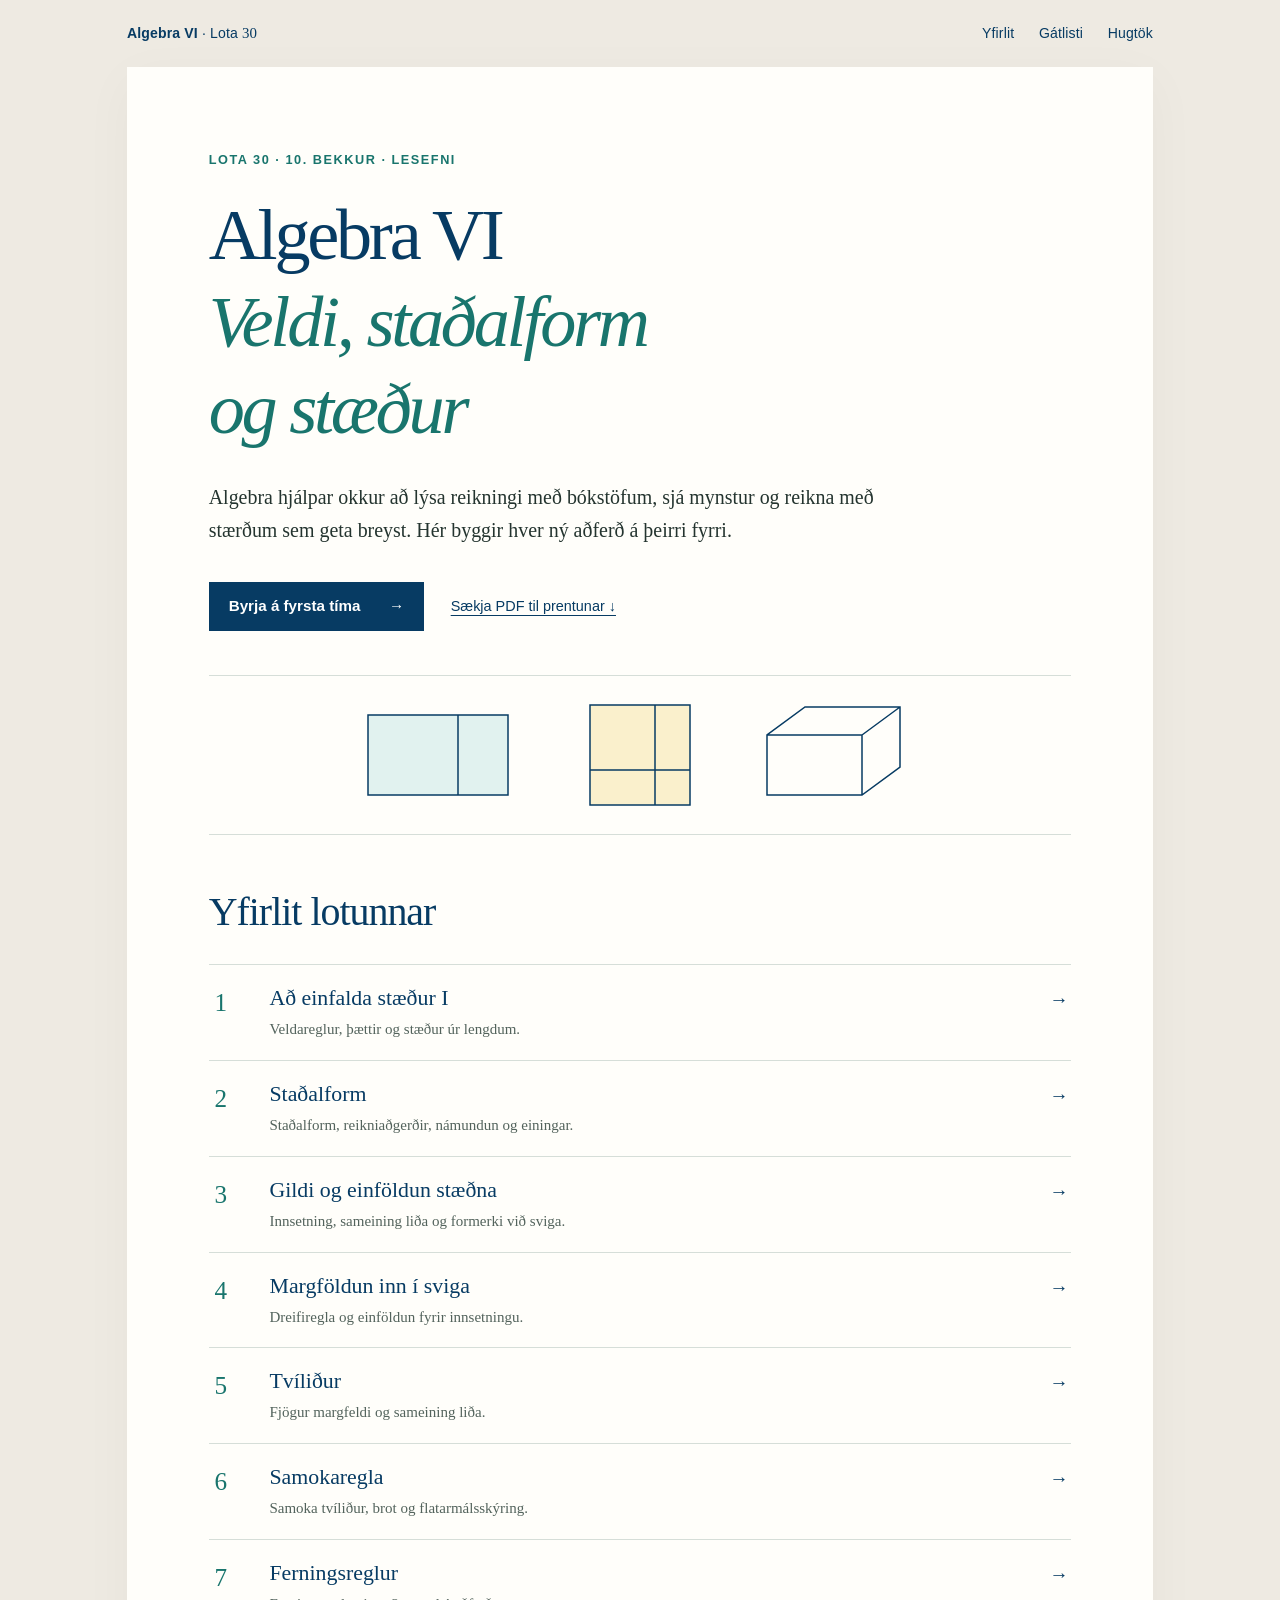
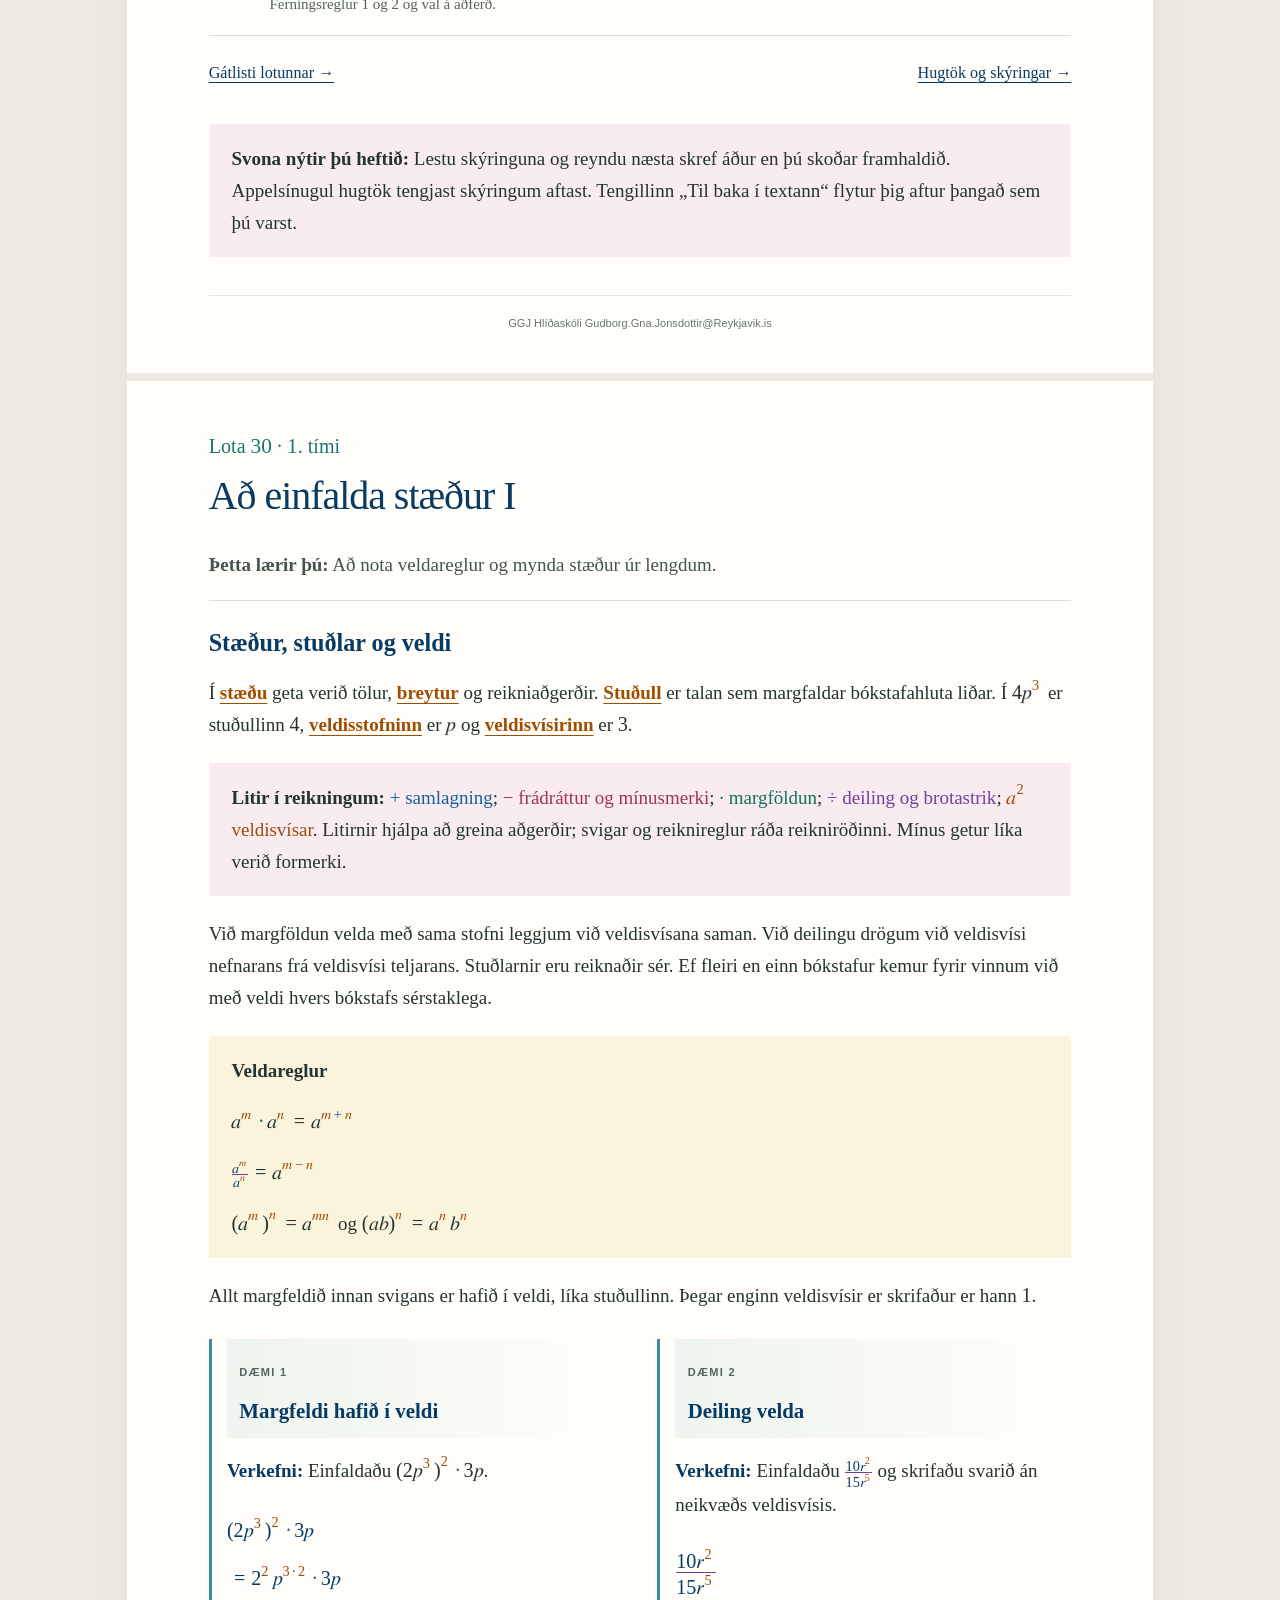
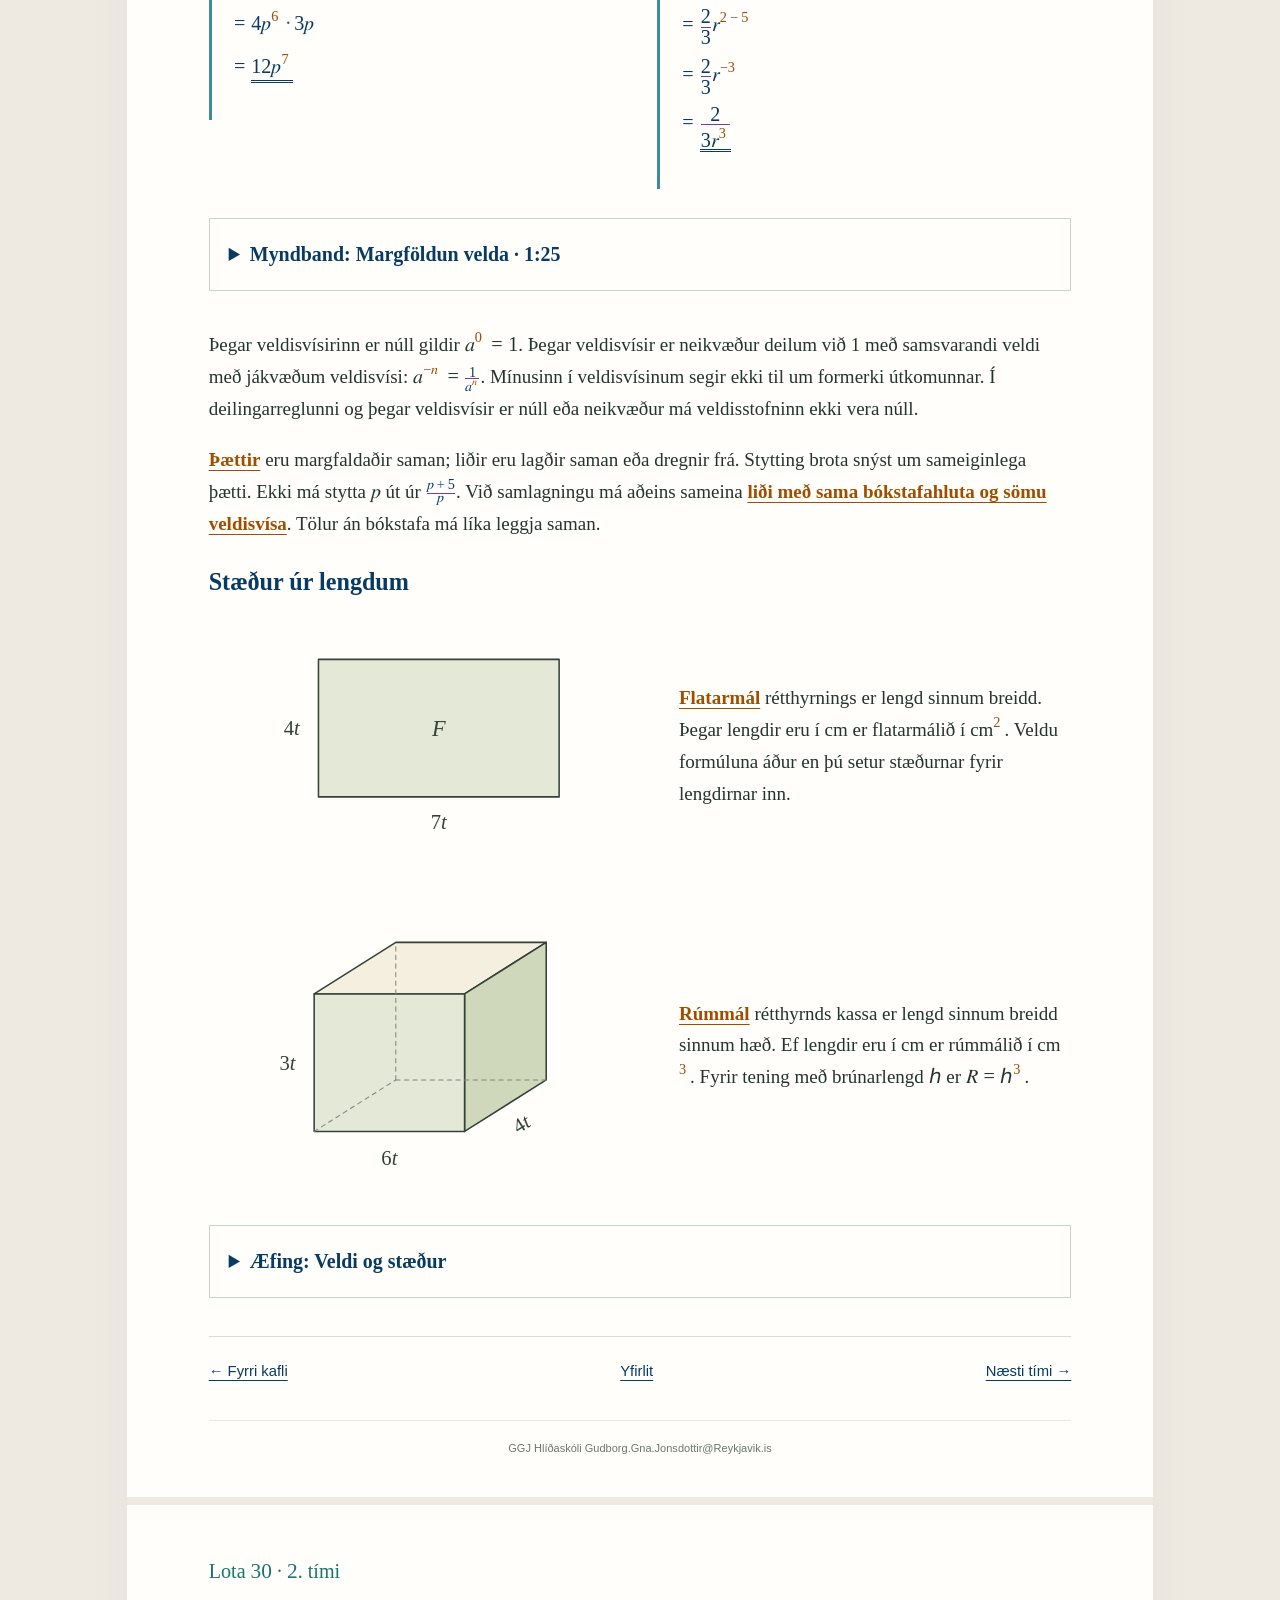
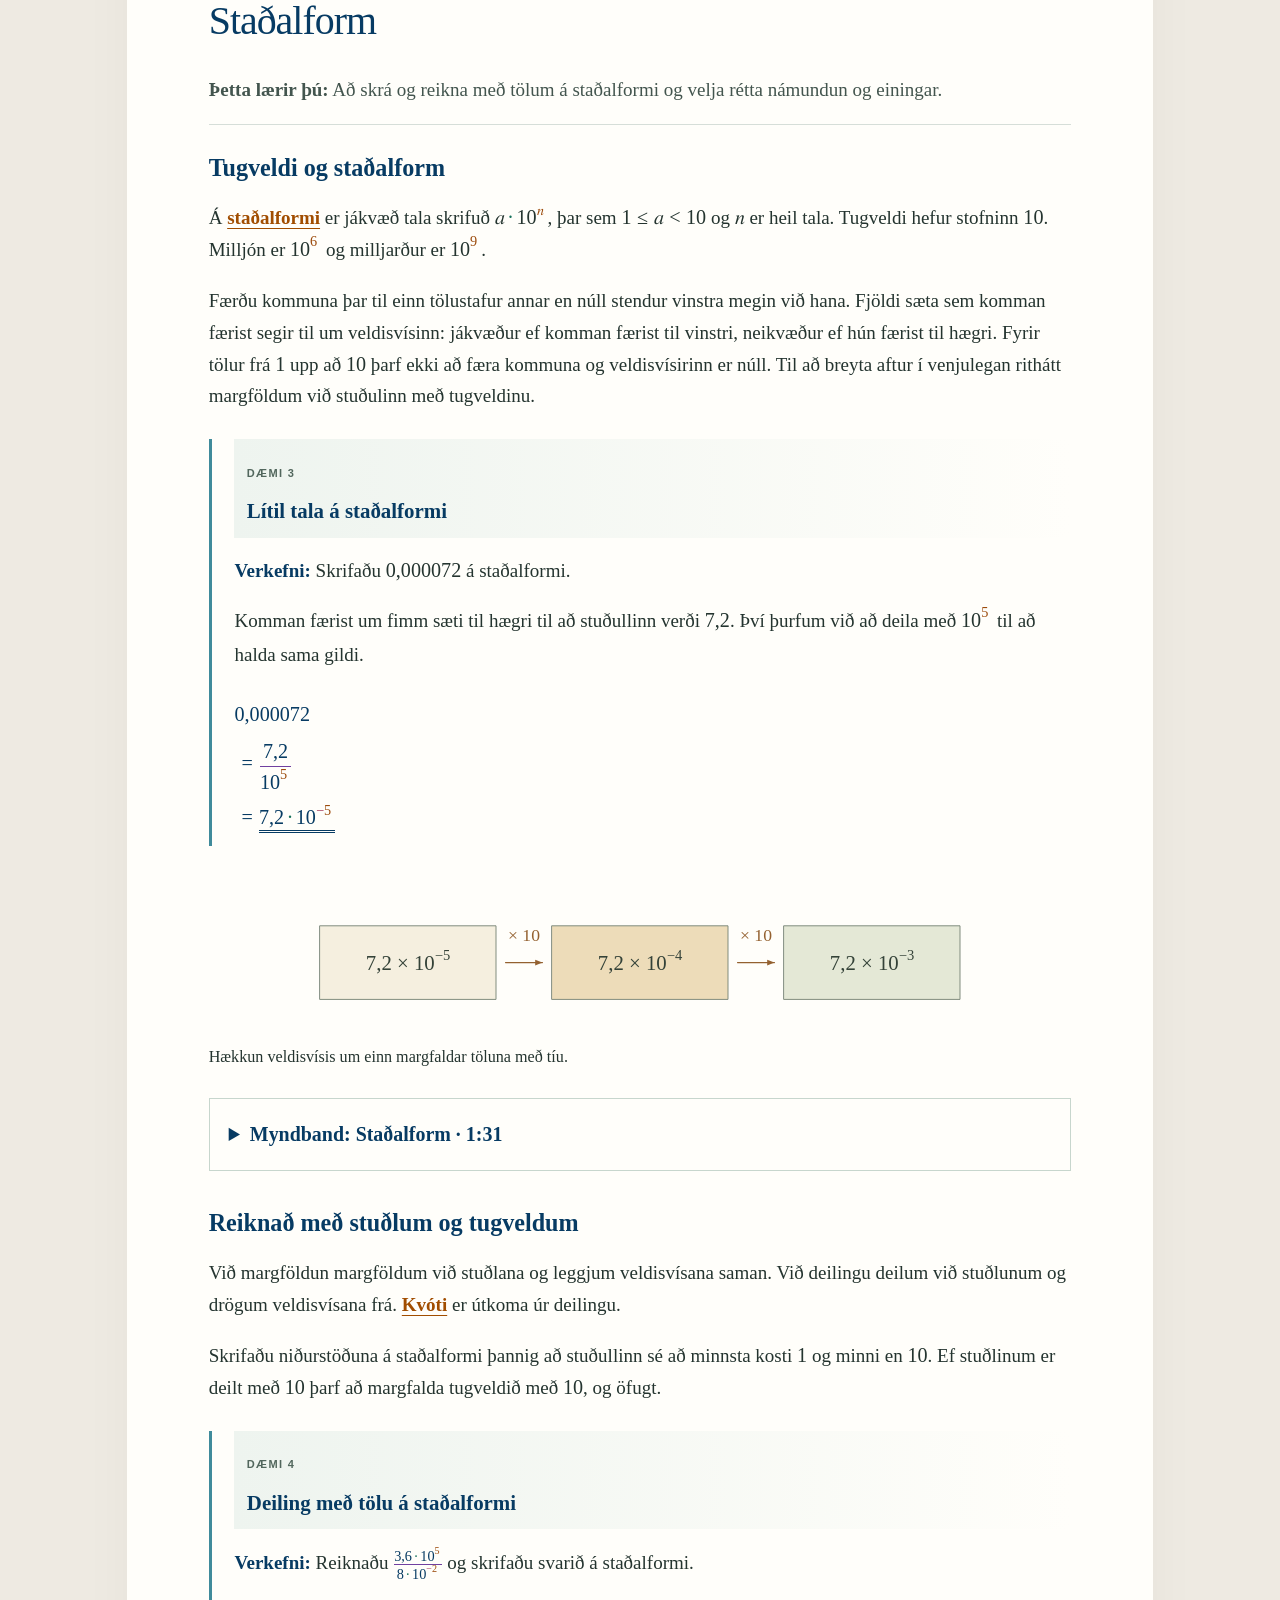
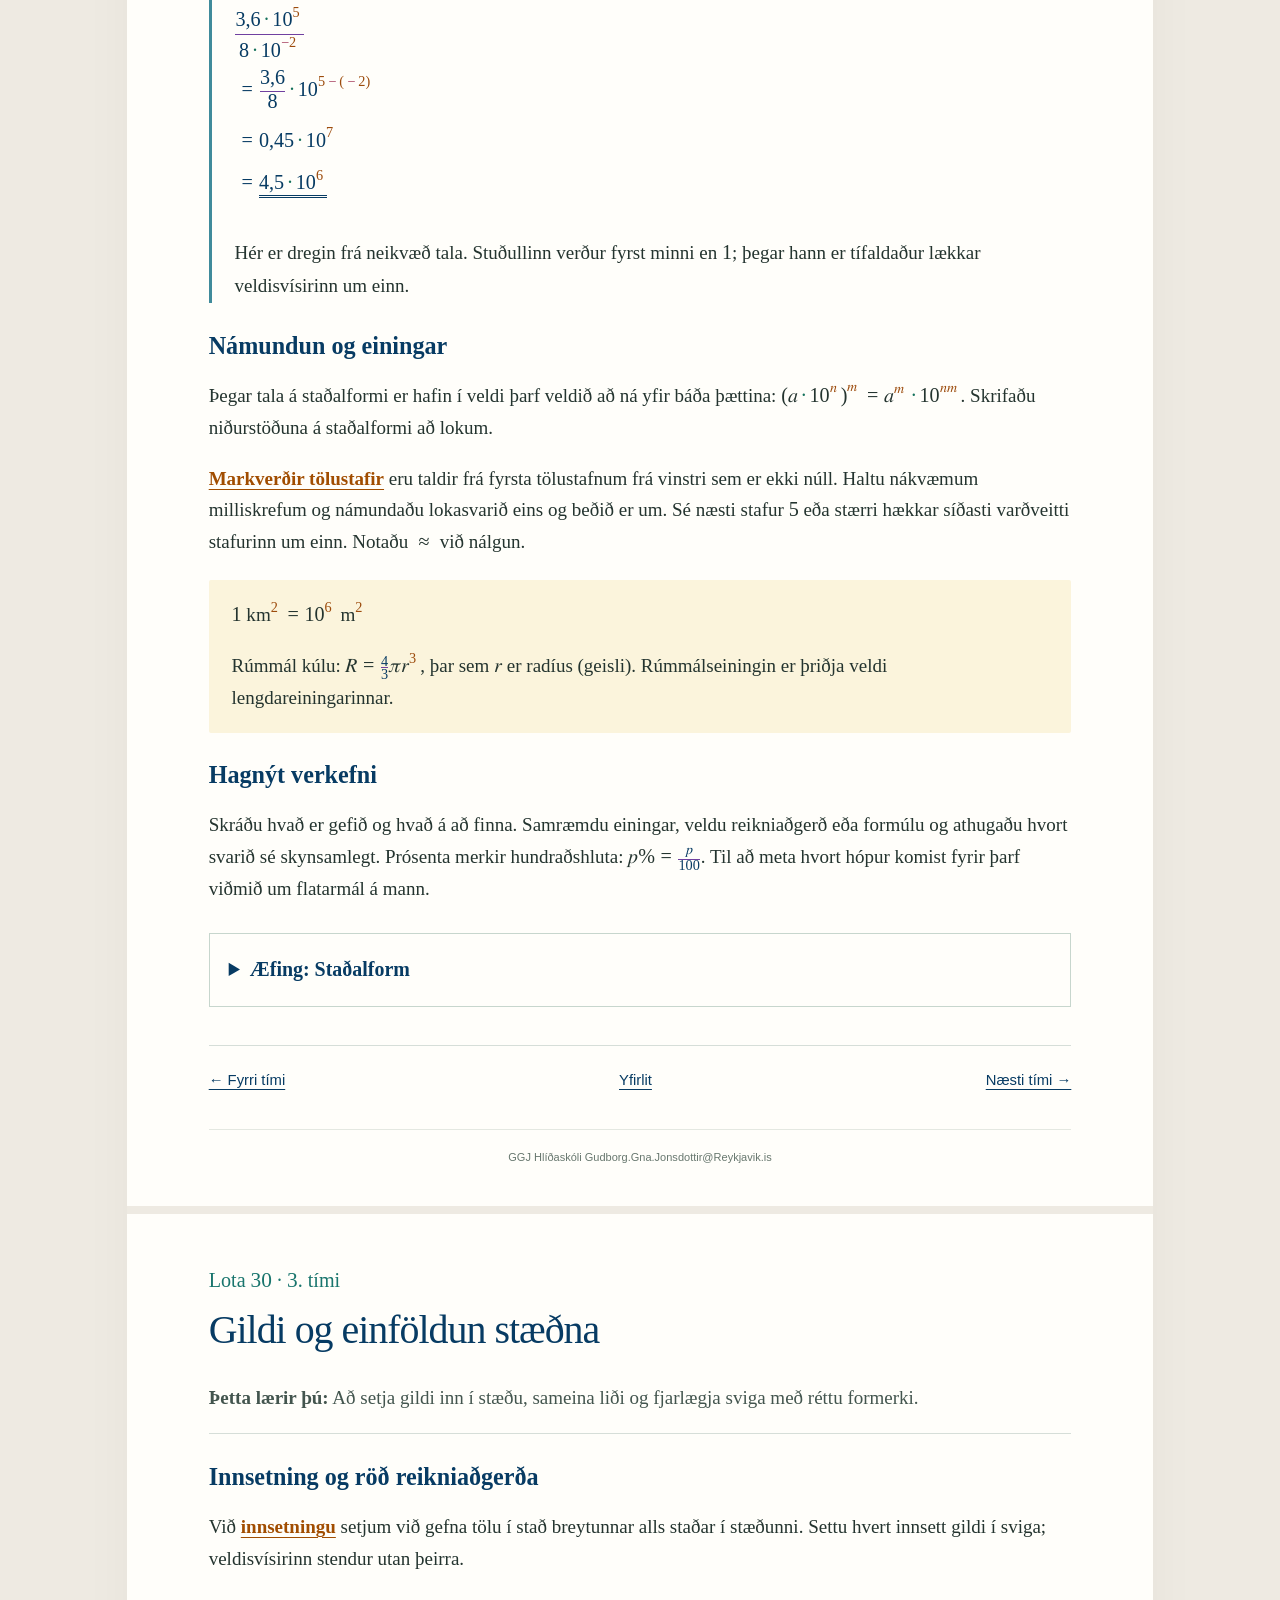
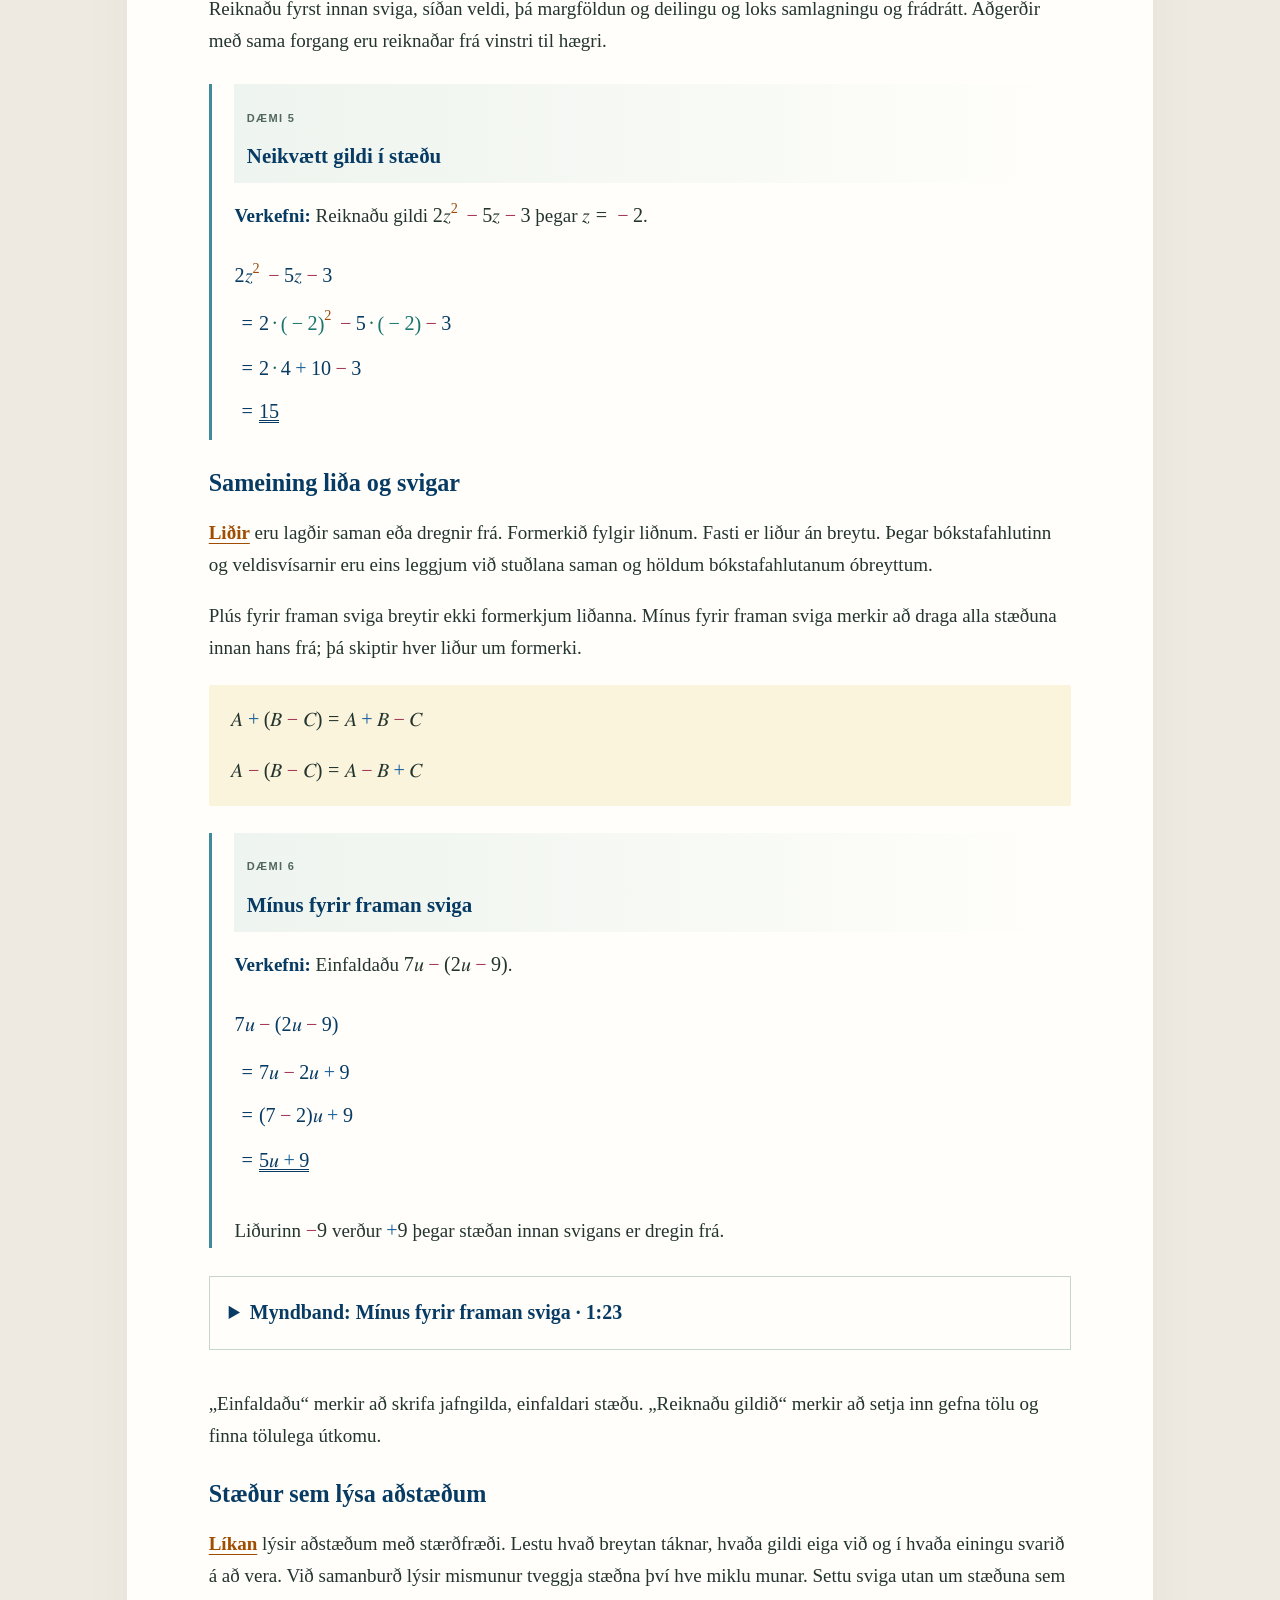
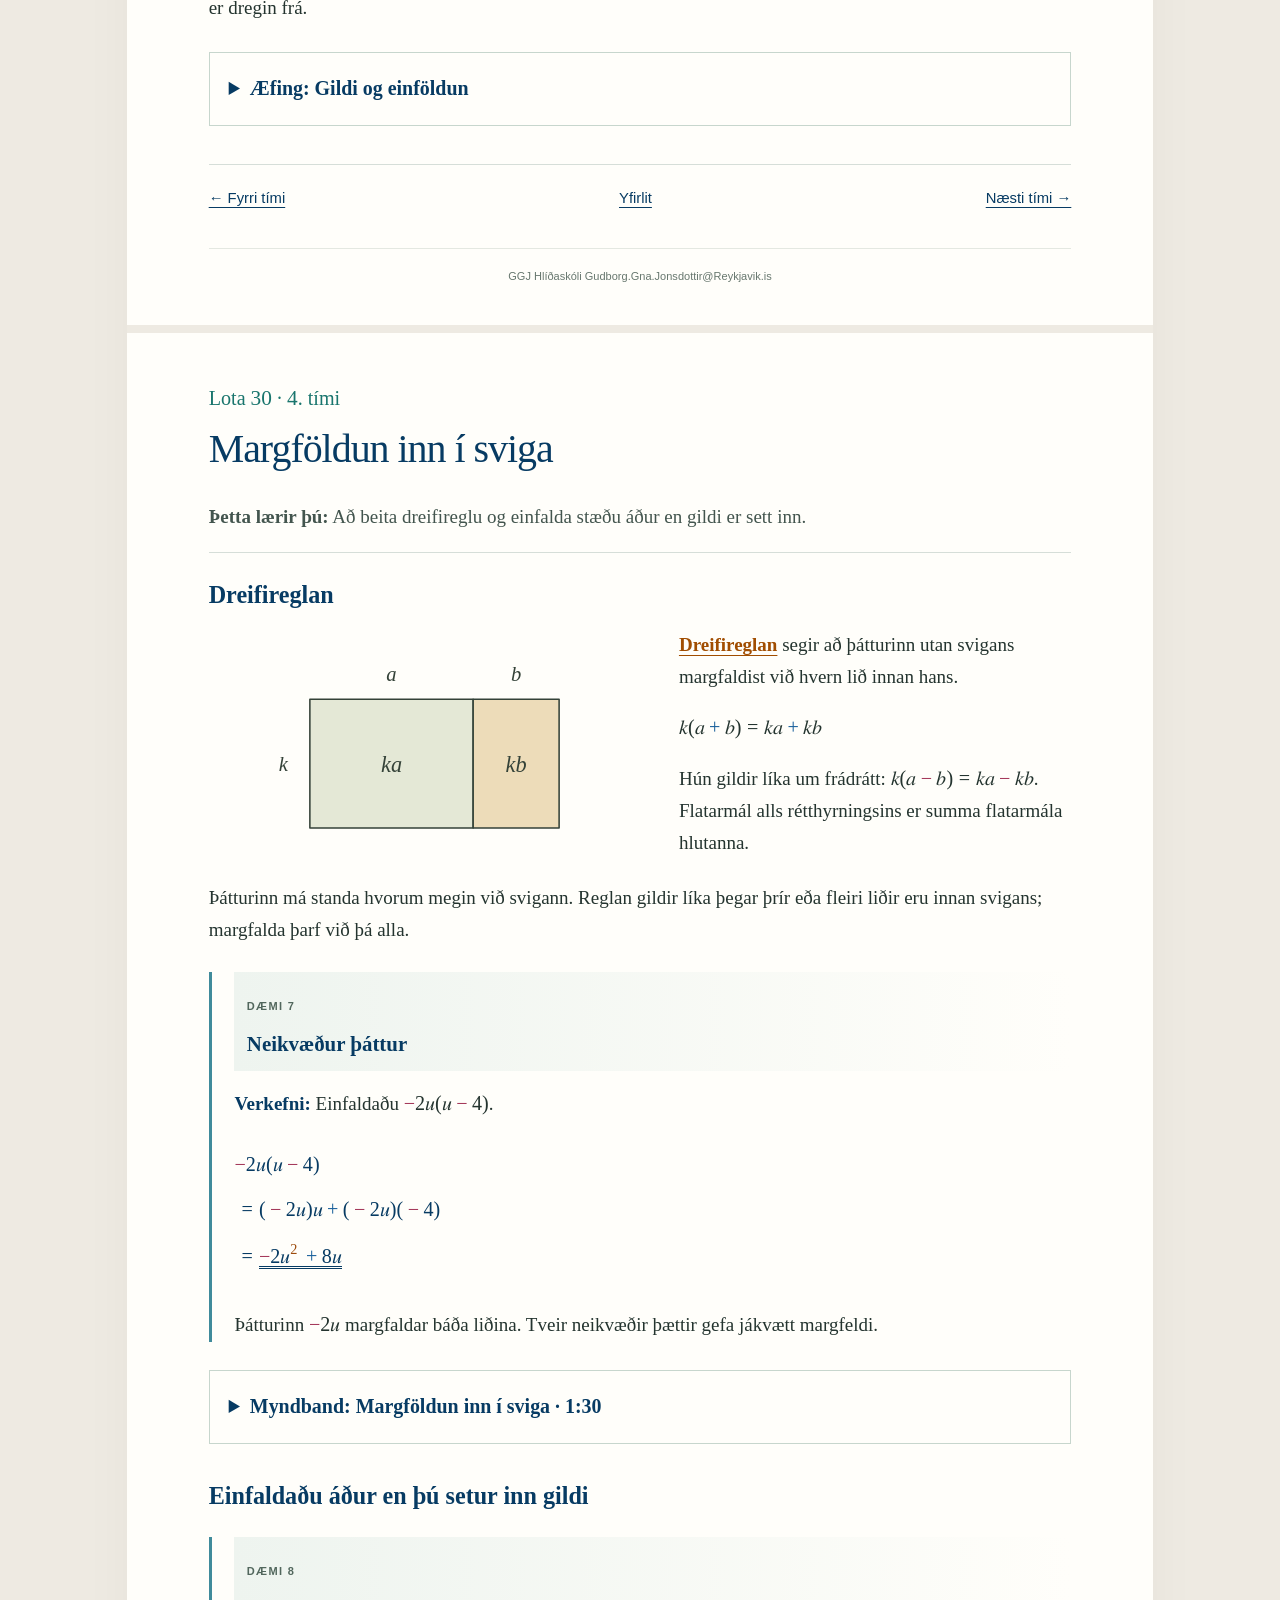
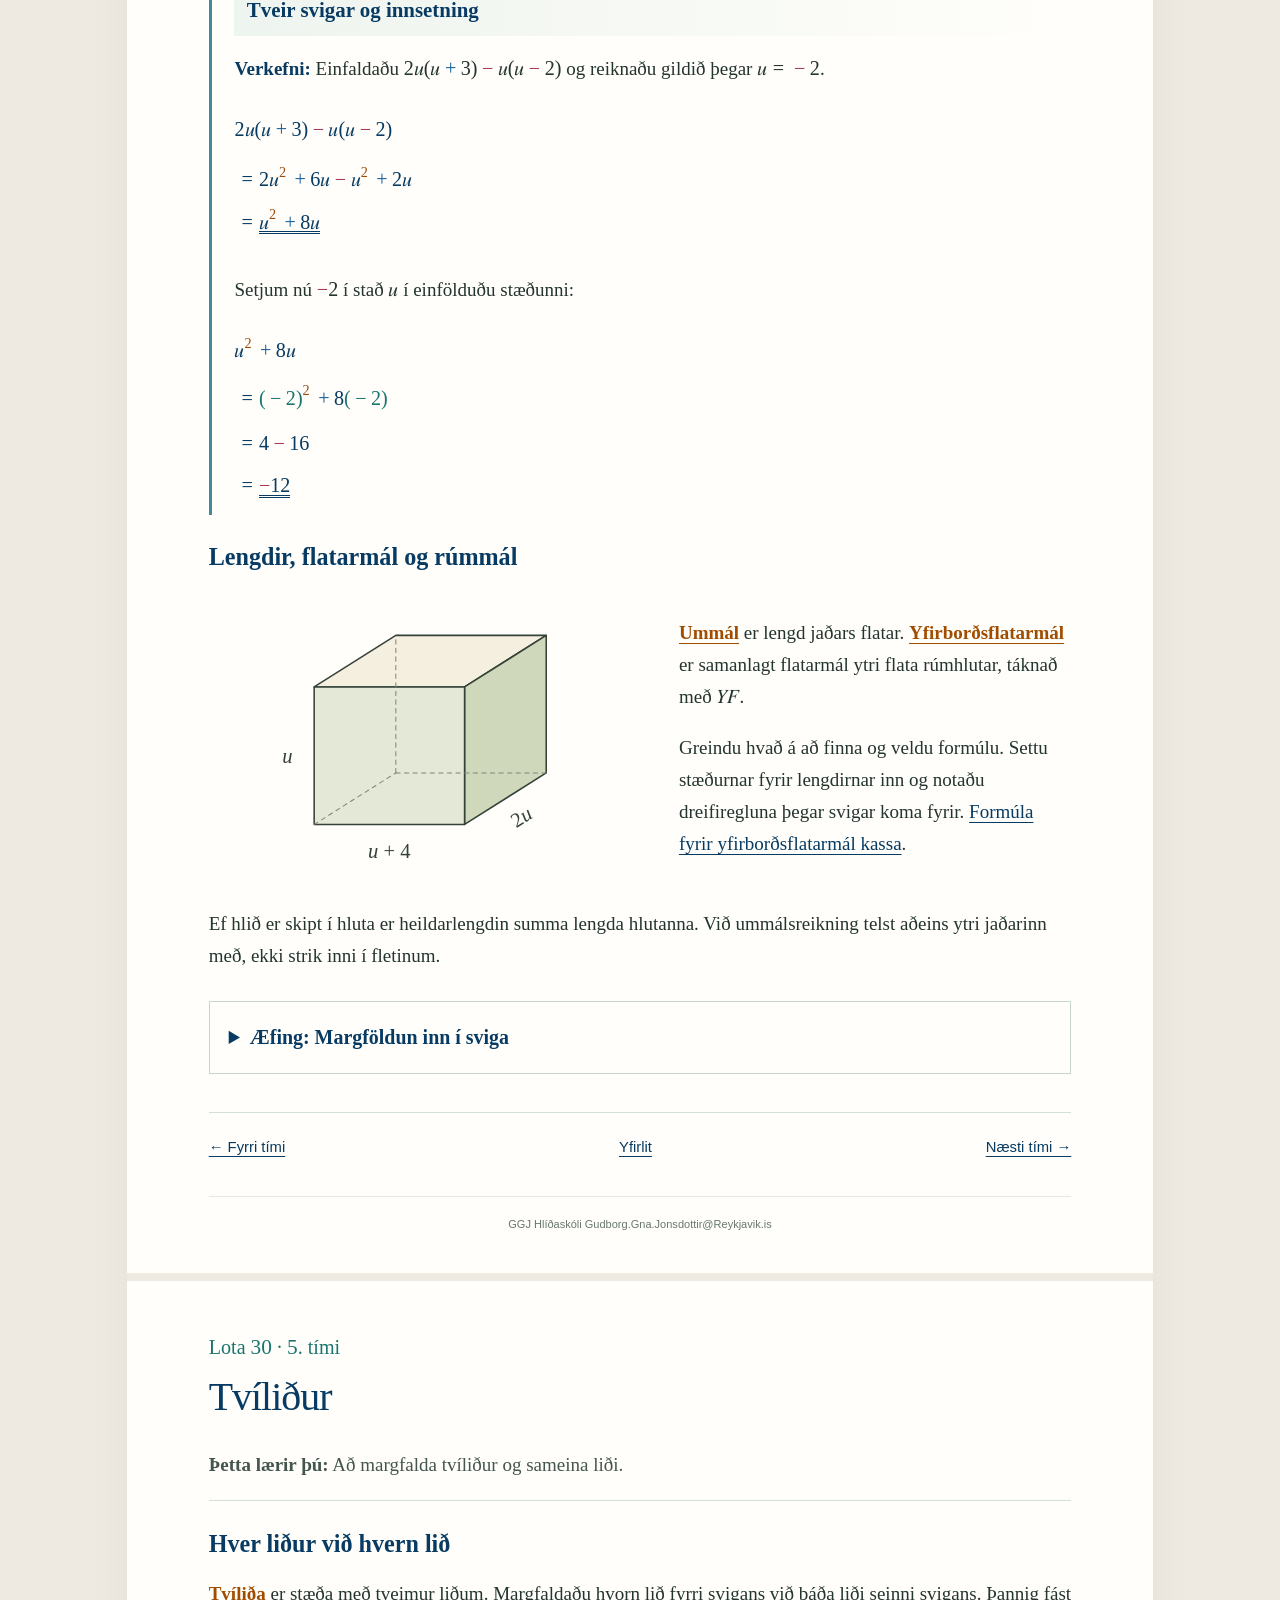
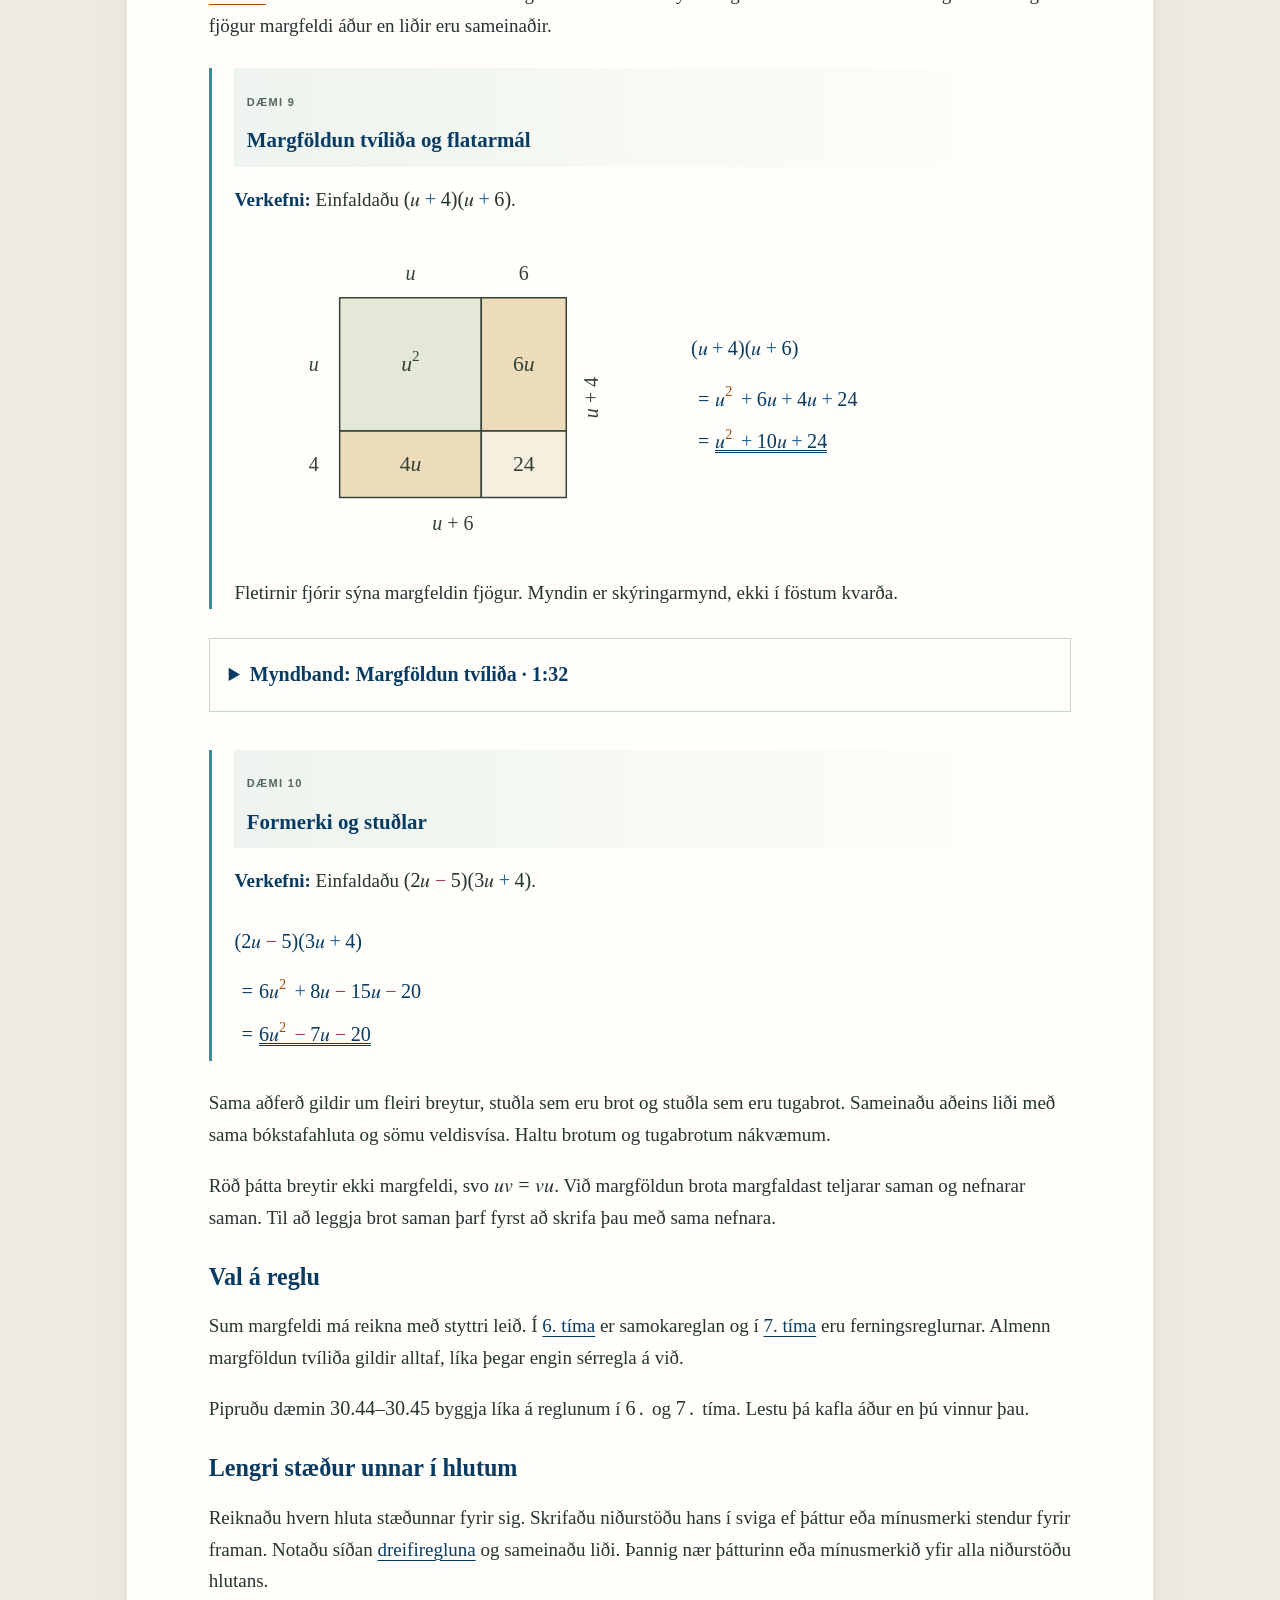
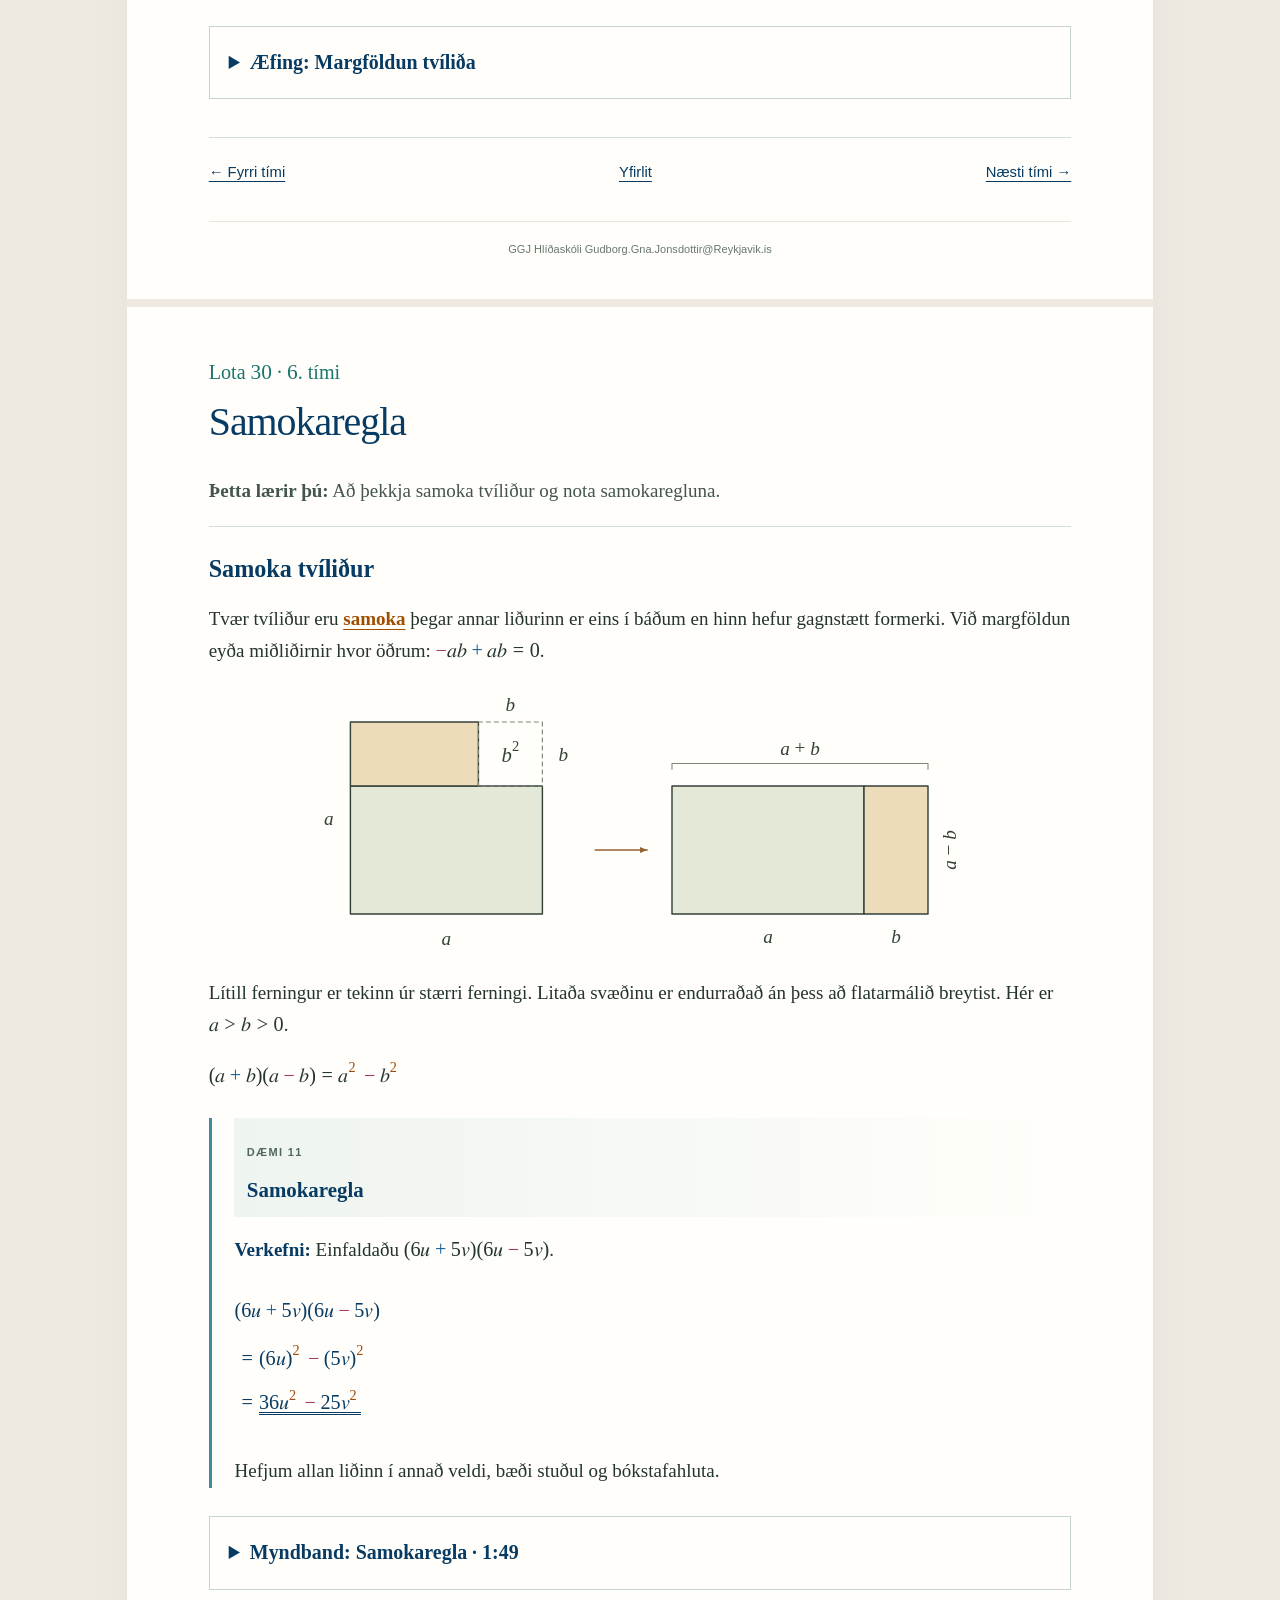
<file: index.html>
<!DOCTYPE html>

<html lang="is"><head><meta charset="utf-8"/><meta content="width=device-width,initial-scale=1" name="viewport"/><meta content="#073b63" name="theme-color"/><meta content="Algebra VI · Leshefti fyrir 10. bekk: sjö tímar, skýringarmyndir, sýnidæmi, gátlisti og hugtök." name="description"/><title>Lota 30 · Algebra VI</title><style>:root{--ink:#24342f;--blue:#073b63;--teal:#19756d;--orange:#a14d00;--paper:#fffefa;--ground:#eeeae2;--line:#d6ded8;color-scheme:light;font-size:19px}*{box-sizing:border-box}html{scroll-behavior:auto;scroll-padding-top:1rem}body{margin:0;background:var(--ground);color:var(--ink);font-family:Georgia,'Times New Roman',serif;line-height:1.68}a{color:var(--blue);text-decoration-thickness:1px;text-underline-offset:4px}a:hover{text-decoration-thickness:2px}a:focus-visible,button:focus-visible,input:focus-visible{outline:3px solid #c16c18;outline-offset:5px;border-radius:2px}.skip{position:absolute;left:1rem;top:-5rem;background:white;padding:.7rem;z-index:5}.skip:focus{top:1rem}.site-header{max-width:58rem;margin:auto;display:flex;align-items:center;justify-content:space-between;padding:1.15rem 2rem;font-family:Arial,sans-serif;font-size:.74rem;letter-spacing:.01em;gap:1rem}.site-header>a{text-decoration:none;font-weight:700}.site-header>a span{font-weight:400}.site-header nav{display:flex;gap:1.3rem}.site-header nav a{text-decoration:none}main{max-width:54rem;margin:0 auto 4rem;background:var(--paper);box-shadow:0 12px 50px #2a403409}.cover,.lesson{padding:3.7rem 4.3rem 1.5rem}.cover{position:relative}.eyebrow{font:700 .67rem/1.5 Arial,sans-serif;letter-spacing:.12em;color:var(--teal)}h1,h2,h3,h4{color:var(--blue);line-height:1.2;font-weight:400}h1{font-size:3.8rem;letter-spacing:-.045em;margin:1.2rem 0 1.5rem}h1 em{font-weight:400;color:var(--teal)}h2{font-size:2.1rem;letter-spacing:-.025em;margin:.45rem 0 1.5rem}h3{font-size:1.27rem;font-weight:700;margin:2.2rem 0 .8rem}h4{font-size:1.1rem;line-height:1.35;font-weight:700;margin:.25rem 0 .8rem}.lead{max-width:36rem;font-size:1.05rem}.cover-actions{display:flex;align-items:center;gap:1.4rem;flex-wrap:wrap;margin:1.8rem 0}.button{display:inline-flex;justify-content:space-between;gap:1.5rem;border:1px solid var(--blue);padding:.6rem 1rem;background:var(--blue);color:white;text-decoration:none;font:600 .8rem/1.6 Arial,sans-serif}.pdf-link{font: .76rem/1.6 Arial,sans-serif}.cover-line{margin:2.3rem 0 2.8rem;border-top:1px solid var(--line);border-bottom:1px solid var(--line);padding:1rem 0}.cover-line svg{display:block;width:90%;max-width:580px;height:auto;margin:auto}.toc{padding:0;margin:0;list-style:none}.toc li{border-top:1px solid var(--line)}.toc li:last-child{border-bottom:1px solid var(--line)}.toc a{display:grid;grid-template-columns:2.1rem 1fr 1rem;gap:.8rem;padding:1rem .15rem;text-decoration:none}.toc a:hover{background:#eef5ef}.toc-number{font-size:1.25rem;color:var(--teal)}.toc strong{display:block;font-weight:400;font-size:1.15rem;line-height:1.3}.toc small{display:block;margin-top:.35rem;color:#53635c;font-size:.79rem;line-height:1.45}.toc-bottom{display:flex;justify-content:space-between;gap:1rem;margin:1.2rem 0 2rem;font-size:.85rem}.lesson{border-top:8px solid var(--ground)}.lesson-label{color:var(--teal);font-size:1.06rem;margin:0}.learning{border-bottom:1px solid var(--line);padding-bottom:1.4rem;color:#43554e;margin-bottom:2rem}.term{color:var(--orange);font-weight:600}.example{border-left:3px solid #368775;padding:0 0 0 1.2rem;margin:2rem 0;line-height:1.78}.example.lotaCyan{border-color:#408b9b}.example.lotaMagenta{border-color:#a8588c}.example header{padding:.5rem .65rem .35rem;background:linear-gradient(90deg,#eef4ef,transparent)}.example header .eyebrow{font-size:.58rem;color:#52675d}.example header h4{margin:.2rem 0 .3rem}.example p{margin:.85rem 0}.regla,.mundu{padding:1rem 1.2rem;margin:1.7rem 0;background:#fbf4dc;border-radius:2px}.mundu{background:#f8ecf1}.regla p:first-child,.mundu p:first-child{margin-top:0}.regla p:last-child,.mundu p:last-child{margin-bottom:0}.step{display:block;font:700 .7rem/1.6 Arial,sans-serif;letter-spacing:.04em;color:#8d4e18;background:#fff0db;width:max-content;padding:.25rem .5rem;margin-top:1.5rem!important}.calculation{color:var(--blue);margin:1rem 0 1.3rem;text-align:left;max-width:100%;overflow-x:auto;padding:.12rem 0 .3rem}.math-line{padding:.15rem 0;line-height:1.9;min-height:1.7em}math{font-family:'Cambria Math','STIX Two Math','Latin Modern Math',serif;font-size:1.06em}math mtext{font-family:Georgia,'Times New Roman',serif;font-size:.95em}p math,li math{white-space:nowrap}figure{margin:1.6rem 0;padding:.55rem 0;break-inside:avoid}.figure-panels{display:flex;justify-content:center;align-items:center;gap:1rem;flex-wrap:wrap}.figure-panels svg{display:block;max-width:100%;height:auto;flex-shrink:1}.table-wrap{overflow-x:auto;max-width:100%;margin:1.3rem 0}table{border-collapse:collapse;width:100%;font-size:.88rem;line-height:1.55;text-align:left}th,td{padding:.65rem .6rem;vertical-align:top;border-bottom:1px solid var(--line)}th{color:var(--blue);font-weight:700;background:#eef3ef}td p,th p{margin:0}ul,ol{padding-left:1.4rem}li{padding-left:.15rem}li p{margin:.4rem 0}.topic-break{border-top:1px solid var(--line);padding-top:2rem;margin-top:3rem;font-size:1.32rem}.lesson-nav{display:flex;justify-content:space-between;gap:.8rem;flex-wrap:wrap;border-top:1px solid var(--line);padding-top:1.2rem;margin:2.8rem 0 1.2rem;font: .78rem/1.5 Arial,sans-serif}.watermark{color:#67776e;font: .58rem/1.6 Arial,sans-serif;text-align:center;overflow-wrap:anywhere;border-top:1px solid #e4e8e1;padding:1rem 0 0;margin-top:2rem}.check-item{display:flex;align-items:flex-start;gap:.75rem;margin:.85rem 0;cursor:pointer}.check-item input{flex:0 0 auto;width:1.15rem;height:1.15rem;margin:.27rem 0 0;accent-color:var(--teal)}.check-help{font-size:.85rem;color:#54665c}.check-status{font: .78rem/1.5 Arial,sans-serif;color:var(--teal)}.definition{padding:1.2rem 0;border-bottom:1px solid var(--line);scroll-margin-top:1.5rem}.definition h4{margin:.2rem 0 .5rem}.definition p{margin:.5rem 0 1rem}.definition:target{background:#fff6db;outline:6px solid #fff6db}.back-to-text,.lesson-ref{font: .74rem/1.5 Arial,sans-serif}.lesson-ref{margin-left:1.3rem}.definition:focus{outline:3px solid #e1ad6b}::selection{background:#ffe1a4}
@media(max-width:650px){:root{font-size:18px}.site-header{padding:1rem;align-items:flex-start;flex-wrap:wrap;gap:.6rem}.site-header nav{gap:1.2rem}.cover,.lesson{padding:2.2rem 1.15rem 1.2rem}h1{font-size:2.8rem}h2{font-size:1.78rem}h3{font-size:1.23rem}h4{font-size:1.07rem}.lesson-label{font-size:1rem}.example{padding-left:.7rem}.regla,.mundu{padding:.8rem}.toc a{grid-template-columns:1.4rem 1fr .7rem;gap:.5rem}.toc strong{font-size:1.06rem}.toc small{font-size:.82rem}.toc-bottom{flex-direction:column;gap:.75rem}.cover-actions{gap:1rem}.figure-panels{gap:.8rem}.lesson-nav{font-size:.72rem}.watermark{font-size:.57rem}.math-table{font-size:.8rem}}
@media(prefers-reduced-motion:reduce){html{scroll-behavior:auto}}
@page{size:letter;margin:18mm 17mm 19mm}
@media print{:root{font-size:12pt}body{background:white;color:#172923;line-height:1.52}main{max-width:none;margin:0;box-shadow:none}.site-header,.skip,.cover-actions,.lesson-nav,.toc-bottom,.web-only,.watermark,.back-to-text,.lesson-ref{display:none}.cover,.lesson{padding:0;border:0}.lesson{break-before:page}h1{font-size:35pt;line-height:1.08;margin:10mm 0}h2{font-size:27pt}h3,.topic-break{font-size:15pt}h4{font-size:13pt}.lesson-label{font-size:13pt}.lead{font-size:12pt}.cover-line{margin:6mm 0;padding:3mm 0}.cover-line svg{max-width:100mm}h2,h3,h4,.step,.example header{break-after:avoid}p{orphans:3;widows:3}.topic-break{margin-top:9mm;padding-top:5mm}.learning{padding-bottom:5mm;margin-bottom:6mm}.example{margin:7mm 0;padding-left:4mm;line-height:1.62;box-decoration-break:clone}.example header{background:#eef4ef}.example p{margin:3mm 0}.regla,.mundu{margin:5mm 0;padding:4mm;break-inside:avoid}.calculation{overflow:visible;margin:3mm 0 4mm;break-inside:avoid;font-size:11.5pt}.math-line{padding:.1rem 0;line-height:1.7}figure{margin:5mm 0;padding:1mm 0;break-inside:avoid}.figure-panels{gap:5mm}.figure-panels svg{width:var(--fig-width);max-width:100%;height:auto}table{font-size:10.5pt}th,td{padding:2.3mm}thead{display:table-header-group}tr{break-inside:avoid}.table-wrap{overflow:visible;margin:4mm 0}.toc a{padding:3mm 0}.toc strong{font-size:13pt}.toc small{font-size:10.5pt}.toc-number{font-size:15pt}.toc{break-inside:avoid}.toc li{break-inside:avoid}.cover>.mundu{font-size:11pt}a{text-decoration:none;color:inherit}.term{text-decoration:underline;color:#884400}.check-item{break-inside:avoid;gap:3mm;margin:3mm 0}.check-item input{appearance:none;border:1px solid #456;width:3.7mm;height:3.7mm;margin-top:1mm}.definition{break-inside:avoid;padding:4mm 0}.definition p{margin:2mm 0}.definition h4{margin:1mm 0}.definition:target{background:none;outline:none}}
@media print{.example{break-inside:avoid}.example header{break-inside:avoid;break-after:avoid}.example>p:has(+.calculation),.example>p:has(+figure){break-after:avoid}.table-wrap{break-inside:avoid}figure svg{max-height:65mm;width:auto}.figure-panels{gap:4mm}#mynd-17 svg,#mynd-20 svg{max-height:none;width:var(--fig-width)}.calculation{font-size:12pt}.math-line{min-height:1.3em;line-height:1.45;padding:0}#gatlisti h3{font-size:13pt;margin:5mm 0 2mm}#gatlisti .check-item{line-height:1.4;margin:2.3mm 0}.definition{padding:2.5mm 0}.definition p{line-height:1.45}.lesson>aside:last-of-type{break-before:avoid}}
@media print{#hugtok{column-count:2;column-gap:8mm}#hugtok>.lesson-label,#hugtok>h2,#hugtok>h3,#hugtok>p{column-span:all}#hugtok .definition{font-size:11.5pt}#hugtok .definition h4{font-size:12pt}.cover-line{break-after:page}}
@media print{#hugtok .lesson-ref{display:inline;margin-left:0;font-size:9.5pt;color:#52675d}#hugtok .definition p{margin-bottom:1mm}}
@media print{#hugtok{column-count:auto}#hugtok .gloss-group{column-count:2;column-gap:8mm;break-before:page}#hugtok .gloss-group:first-of-type{break-before:auto}#hugtok .gloss-group>h3{column-span:all;margin:3mm 0}#hugtok .definition{padding:1.8mm 0}#hugtok .definition p{line-height:1.38}.step-group{break-inside:avoid}.example .calculation:last-of-type{break-after:avoid}}
@media print{#hugtok .gloss-group{break-before:auto;break-inside:avoid}#hugtok .gloss-group:first-of-type{break-inside:auto}.example:has(.step-group){break-inside:auto}.example .calculation:last-of-type{break-after:auto}}
@media print{.volume-example{break-inside:avoid}.volume-example figure svg{max-height:45mm}.volume-example figure svg text{font-size:26px}.volume-example>h3{margin-top:5mm}.volume-example .example{margin:4mm 0}}
@media print{#hugtok .gloss-group{column-count:auto;break-before:page;break-inside:auto}#hugtok .gloss-group:first-of-type{break-before:auto}#hugtok .gloss-columns{display:grid;grid-template-columns:minmax(0,1fr) minmax(0,1fr);gap:8mm}#hugtok .gloss-column{min-width:0}#hugtok .definition{break-inside:avoid}#hugtok .gloss-group>h3{column-span:none;break-after:avoid}}
@media print{#hugtok .gloss-columns{display:flex;align-items:flex-start;break-inside:avoid}#hugtok .gloss-column{width:calc((100% - 8mm)/2);flex-shrink:0}#hugtok .definition{padding:1.4mm 0}#hugtok .definition p{line-height:1.35}}
@media print{#hugtok .gloss-group:first-of-type .definition{font-size:11pt;padding:1mm 0}#hugtok .gloss-group:first-of-type .definition h4{font-size:11.5pt}#hugtok .gloss-group:first-of-type .definition p{line-height:1.3;margin:1mm 0}}

.reference-panel{margin:1.5rem 0 2rem;border:1px solid #c7d6cd;background:#fffefa;padding:1rem;scroll-margin-top:1rem}.reference-panel>summary{color:#073b63;cursor:pointer;font-weight:bold;font-size:1.05rem}.reference-panel .ref-intro{font-size:.87rem}.reference-sheet{color:#172c3a;font-family:Georgia,serif;line-height:1.4}.reference-sheet *{box-sizing:border-box}.reference-sheet .sheet-page{margin:1.8rem 0 2.3rem}.reference-sheet .ref-heading{font-size:1.5rem;text-align:center;font-weight:bold;margin:.3rem 0 .5rem}.reference-sheet .ref-subtitle{text-align:center;margin:0 0 1rem}.reference-sheet .ref-name{display:none}.reference-sheet .formula-grid{display:grid;grid-template-columns:repeat(2,minmax(0,1fr));border-top:1px solid #8c9e9b;border-left:1px solid #8c9e9b}.reference-sheet .ref-card{padding:.8rem .45rem;border-bottom:1px solid #8c9e9b;border-right:1px solid #8c9e9b;text-align:center;min-width:0}.reference-sheet .ref-card h3{font-size:.86rem;font-weight:bold;margin:0 0 .3rem;line-height:1.3}.reference-sheet .ref-card svg{display:block;width:100%;height:145px;margin:auto}.reference-sheet .ref-equation{margin:.35rem 0;color:#073b63;font-size:.95rem;white-space:nowrap}.reference-sheet .ref-equation math{font-size:1.03em}.reference-sheet .ref-key>div{display:grid;grid-template-columns:1.9rem 1fr;gap:.3rem;margin:.2rem 0;text-align:left;font-size:.7rem}.reference-sheet .ref-key>div>span{padding:.18rem .25rem}.reference-sheet .ref-key>div>span:first-child{text-align:center;font-style:italic}.reference-sheet .ref-notes{font-size:.72rem;line-height:1.5;margin:.7rem 0}.reference-sheet .ref-credit{font-size:.65rem;line-height:1.4}.reference-sheet .ref-watermark{font:10px/1.5 Arial,sans-serif;text-align:center;overflow-wrap:anywhere;color:#657268;margin:1rem 0 .3rem}.reference-sheet .house-scroll{overflow-x:auto;max-width:100%;margin:1rem 0 2rem}.reference-sheet .house{min-width:670px;width:100%;border-collapse:collapse;table-layout:fixed;color:#18282d;font-size:.63rem;line-height:1.25}.reference-sheet .house caption{border:1px solid #52635f;border-bottom:0;font-size:1rem;font-weight:bold;background:#d9d9d9;padding:.4rem}.reference-sheet .house td,.reference-sheet .house th{border:1px solid #7d8982;padding:.4rem .08rem;text-align:center;vertical-align:middle;font-weight:normal;color:inherit}.reference-sheet .house .digit-row td{height:32px;border-right:1px solid #adb3af}.reference-sheet .house .unit-end{border-right:1.5px solid #52635f!important}.reference-sheet .house .large{background:#e5b8b7}.reference-sheet .house .large-light{background:#f2dbdb}.reference-sheet .house .metric{background:#d6e3bc}.reference-sheet .house .metric-light{background:#eaf1dd}.reference-sheet .house .small{background:#8db3e2}.reference-sheet .house .small-light{background:#dbe5f1}.reference-sheet .power-2 th{background:#fde9d9}.reference-sheet .power-3 th{background:#daeef3}.reference-sheet .house .place-unit{background:#e5dfec}.reference-sheet .house math{font-size:1em}.reference-sheet .ref-scroll-help{font-size:.78rem;color:#50665d}
@media(max-width:500px){.reference-panel{padding:.65rem}.reference-sheet .formula-grid{grid-template-columns:1fr}.reference-sheet .ref-card h3{font-size:1rem}.reference-sheet .ref-equation{font-size:1.12rem}.reference-sheet .ref-card svg{height:175px}.reference-sheet .ref-key>div{font-size:.85rem}.reference-sheet .ref-heading{font-size:1.2rem}}
@media print{.reference-panel{display:none}}

.homework{margin-top:3rem;border-top:2px solid #b5ccc2;padding-top:2rem}.homework>h3{font-size:1.65rem;margin:.5rem 0 1rem}.hw-deadline{color:#973c37}.hw-goal{font-size:.9rem}.hw-table-wrap{overflow-x:auto;max-width:100%;margin:1rem 0 1.5rem}.hw-rubric{width:100%;font-size:.87rem;line-height:1.5}.hw-rubric th:last-child,.hw-rubric td:last-child{width:4rem;text-align:center}.hw-rubric th,.hw-rubric td{vertical-align:top}.hw-total{background:#eef3ef;font-weight:bold}.hw-scoring{font-size:.86rem}.hw-instructions-title{margin-top:2rem!important;font-size:1.3rem!important}.hw-step h4,.hw-final-check h4{font-size:1.08rem;margin-top:1.6rem}.hw-step p{margin:.65rem 0}.homework-check{display:flex;gap:.65rem;margin:.65rem 0;align-items:flex-start}.homework-check input{flex:0 0 auto;width:1rem;height:1rem;margin:.34rem 0 0;accent-color:#19756d}.hw-grid-previews{margin-top:2rem}.hw-grid-pair{display:grid;grid-template-columns:1fr 1fr;gap:1.5rem}.hw-grid-pair h5{font-size:.9rem;font-weight:normal;color:#073b63}.hw-grid-pair svg{display:block;width:100%;height:auto;background:white}.homework-jump{font-size:.9rem;margin:1.5rem 0}.homework-jump a{color:#a14d00}.symbol-table td:first-child{width:19%;font-size:1.3em}.symbol-table td:last-child{width:81%}.symbol-table .term{font-weight:normal}.symbol-intro{margin:.5rem 0}.concept-figure figcaption{font-size:.85rem;line-height:1.6;margin-top:1rem}.concept-figure figcaption p{margin:.4rem 0}
@media(max-width:650px){.homework>h3{font-size:1.4rem}.hw-rubric{font-size:.84rem}.hw-rubric td,.hw-rubric th{padding:.6rem .35rem}.hw-grid-pair{gap:.8rem}.symbol-table{font-size:.82rem}}
@media print{.homework{break-before:page;border:0;margin-top:0;padding-top:0}.homework>h3{font-size:20pt}.homework .pdf-link,.homework-jump{display:none}.hw-rubric{font-size:10.5pt}.hw-rubric td,.hw-rubric th{padding:2mm;line-height:1.35}.hw-table-wrap{overflow:visible;break-inside:auto}.hw-rubric thead{display:table-header-group}.hw-rubric tr{break-inside:avoid}.hw-step,.hw-final-check{break-inside:avoid}.hw-instructions-title{break-before:page}.hw-grid-previews{break-inside:avoid}.hw-grid-pair svg{height:75mm;width:auto;max-width:100%}.homework-check{break-inside:avoid;margin:2mm 0;line-height:1.4}.homework-check input{appearance:none;border:1px solid #456;width:3.5mm;height:3.5mm}.concept-figure{break-inside:avoid}.concept-figure figcaption{font-size:11pt}.symbol-table{font-size:11pt}.symbol-table td{padding:2.4mm}.symbol-table td:first-child{font-size:1.1em}}
@media print{.homework>p{margin:2.5mm 0;line-height:1.4}.homework>.regla{font-size:11pt;margin:3mm 0;padding:3mm;line-height:1.4}.homework>h4{margin:4mm 0 2mm}.homework .hw-table-wrap{margin:2mm 0 3mm}.homework .hw-rubric td,.homework .hw-rubric th{padding:1.2mm 1.5mm;line-height:1.25}.homework .hw-grid-pair svg{height:55mm}.homework .hw-grid-previews{margin-top:4mm}.homework .hw-grid-previews p{margin:2mm 0}.homework .hw-grid-pair h5{margin:2mm 0}}@media print{.homework .hw-grid-pair{display:flex;gap:12mm}.homework .hw-grid-pair>div{width:70mm}.homework .hw-grid-pair svg{width:38mm;height:55mm;max-width:none}}</style><style id="operation-colors">/* Litakóðun reikniaðgerða, samkvæmt ósk kennara 13. október 2026. */
.op-add{color:#185f9b}.op-sub{color:#a13254}.op-mul{color:#14715b}.op-div{color:#7040a0}.op-pow{color:#9c4b0c}
math .math-neutral{color:#073b63}
math msqrt.op-pow>mrow{color:#073b63;border-top-color:#9c4b0c}
.example-question strong{color:#073b63}
@media print{math,.operation-key{-webkit-print-color-adjust:exact;print-color-adjust:exact}}
math msqrt.op-pow::before{filter:none;background-image:url("data:image/svg+xml,%3Csvg xmlns='http://www.w3.org/2000/svg' viewBox='0 0 13 100' preserveAspectRatio='none'%3E%3Cpath d='M0 72 L3 66 L6 98 L13 0' fill='none' stroke='%239c4b0c' stroke-width='1' vector-effect='non-scaling-stroke'/%3E%3C/svg%3E")}
</style><style id="compact-illustrations">/* Approved preferred layout: selected illustrations beside their explanations. */
.example-media{display:grid;grid-template-columns:minmax(0,1.1fr) minmax(0,.9fr);gap:1.5rem;align-items:center;margin:1rem 0}
.example-media .media-copy{min-width:0}
.example-media .media-copy>p:first-child{margin-top:0}
.example-media .media-copy>:last-child{margin-bottom:0}
.example-media>figure{min-width:0;margin:0;padding:0}
.example-media .figure-panels{margin:0;justify-content:center}
.example-media .figure-panels svg{display:block;width:100%;height:auto;max-height:23rem;margin:auto}
@media screen and (max-width:760px){
 .example-media{grid-template-columns:minmax(0,1fr);gap:1rem}
 .example-media .figure-panels svg{max-height:22rem}
}
@media print{
 .example-media{grid-template-columns:minmax(0,1.1fr) minmax(0,.9fr);gap:6mm;margin:3mm 0;break-inside:avoid}
 .example-media .figure-panels svg{width:100%;height:auto;max-height:78mm}
}
</style><style id="aligned-equations">/* Approved rule: align the main equals sign throughout each worked equation example. */
.equation-grid{border-spacing:0;math-style:normal}
.equation-grid mtd{padding:0;text-align:left}
.equation-grid .eq-left{display:flex;justify-content:flex-end;width:var(--equation-lhs,0em);min-width:var(--equation-lhs,0em);text-align:right}
.equation-grid .eq-sign{padding:0 .3em;text-align:center}
.equation-grid .eq-right{text-align:left}

#daemi-lota30-1{--equation-lhs:0.05em}
#daemi-lota30-2{--equation-lhs:0.05em}
#daemi-lota30-3{--equation-lhs:0.05em}
#daemi-lota30-4{--equation-lhs:0.05em}
#daemi-lota30-5{--equation-lhs:0.05em}
#daemi-lota30-6{--equation-lhs:0.05em}
#daemi-lota30-7{--equation-lhs:0.05em}
#daemi-lota30-8{--equation-lhs:0.05em}
#daemi-lota30-9{--equation-lhs:0.05em}
#daemi-lota30-10{--equation-lhs:0.05em}
#daemi-lota30-11{--equation-lhs:0.05em}
#daemi-lota30-12{--equation-lhs:0.05em}
#daemi-lota30-13{--equation-lhs:0.05em}
#daemi-lota30-14{--equation-lhs:0.05em}</style><style id="substitution-answers">/* Approved teaching notation: substituted values and double-underlined final answers. */
math .substitution-value,math .substitution-value *{color:#19756d}
math .final-answer{border-bottom:3px double #073b63;padding-bottom:.12em}
.final-answer-text{border-bottom:3px double #073b63;padding-bottom:.12em}
</style><style id="readable-calculations">/* Approved 2026-10-24: readable calculation lines, with room for fractions and roots. */
.calculation .math-line{padding:.24em 0;line-height:1.9}
.calculation .math-line:has(mfrac),.calculation .math-line:has(msqrt){padding:.34em 0}
@media print{.calculation .math-line{padding:.18em 0;line-height:1.7}.calculation .math-line:has(mfrac),.calculation .math-line:has(msqrt){padding:.28em 0}}</style><style id="paired-examples">/* Approved preferred layout, 2026-11-03: two suitable examples side by side. */
.example-pair{display:grid;grid-template-columns:repeat(2,minmax(0,1fr));gap:1.8rem;align-items:start;margin:2rem 0}
.example-pair>.example{min-width:0;margin:0;padding-left:.8rem}
@media(max-width:760px){.example-pair{grid-template-columns:minmax(0,1fr);gap:2rem}.example-pair>.example{padding-left:.8rem}}
@media print{.example-pair{display:grid;grid-template-columns:repeat(2,minmax(0,1fr));gap:7mm;margin:7mm 0;break-inside:avoid}.example-pair>.example{margin:0;padding-left:3mm}}
</style><style id="compact-chapters">/* Approved 2026-11-16: less scrolling without smaller text or omitted steps. */
.compact-chapters.lesson{padding-top:2.6rem}
.compact-chapters .learning{padding-bottom:1rem;margin-bottom:1.3rem}
.compact-chapters h3{margin-top:1.5rem}
.compact-chapters .topic-break{margin-top:2rem;padding-top:1.25rem}
.compact-chapters .example{margin:1.4rem 0}
.compact-chapters .regla,.compact-chapters .mundu{margin:1.15rem 0}
.compact-chapters figure{margin:1rem 0;padding:.25rem 0}
.compact-chapters .lesson-nav{margin-top:1.8rem}
.compact-chapters .example-media{grid-template-columns:minmax(0,1.2fr) minmax(0,.8fr);gap:1.2rem;margin:.8rem 0}
.compact-chapters .example-media>figure{margin:0;padding:0}
.compact-chapters .math-phrase{white-space:nowrap}
@media screen and (min-width:761px){
 /* Use the chosen column once; do not apply an earlier percentage shrink twice. */
 .compact-chapters .example-media .figure-panels svg{width:100%!important;max-width:100%!important;max-height:18rem}
}
@media screen and (max-width:760px){
 .compact-chapters .example-media{grid-template-columns:minmax(0,1fr);gap:.8rem}
 .compact-chapters.lesson{padding-top:2rem}
}
@media print{
 .compact-chapters.lesson{padding:0}
 .compact-chapters .learning{padding-bottom:4mm;margin-bottom:4mm}
 .compact-chapters h3{margin-top:5mm}
 .compact-chapters .topic-break{margin-top:6mm;padding-top:4mm}
 .compact-chapters .example{margin:5mm 0}
 .compact-chapters .regla,.compact-chapters .mundu{margin:4mm 0}
 .compact-chapters figure{margin:3mm 0;padding:1mm 0}
 .compact-chapters .example-media{gap:5mm;margin:3mm 0;break-inside:avoid}
 .compact-chapters .example-media>figure{margin:0;padding:0}
 .compact-chapters .example-media .figure-panels svg{max-width:100%!important;max-height:42.25mm}
}
</style><style id="paired-example-flow">/* Pair layout authorized 2026-11-17: preserve full-size text and clear print flow. */
.compact-chapters .example-pair{margin:1.4rem 0}
.compact-chapters .example-pair>.example{margin:0}
@media screen and (max-width:800px){
 .compact-chapters .example-pair{display:block;margin:0}
 .compact-chapters .example-pair>.example{margin:1.4rem 0;padding-left:1.2rem}
}
@media screen and (max-width:650px){
 .compact-chapters .example-pair>.example{padding-left:.7rem}
}
@media print{
 .compact-chapters .example-pair{margin:5mm 0}
 .compact-chapters .paired-heading{break-before:page;margin-top:0;padding-top:0}
 .compact-chapters .paired-heading+.example-pair{margin-top:0}
}
</style><style id="lota30-reviewed-layout">/* Approved compact image/text pattern, scoped to this unit's original illustrations. */
.lesson.compact-chapters .example-media{grid-template-columns:minmax(0,1.15fr) minmax(0,1fr);gap:1rem;align-items:center}
.lesson.compact-chapters .example-media .figure-panels svg{width:100%;max-width:100%;height:auto;max-height:none}
.lesson.compact-chapters .concept-figure{margin:.7rem 0;padding:0}
.lesson.compact-chapters .concept-figure .figure-panels{margin:0;gap:.5rem}
.lesson.compact-chapters .concept-figure svg{height:auto;max-width:100%;max-height:none}
.lesson.compact-chapters .figure-3 svg,.lesson.compact-chapters .figure-7 svg{width:100%}
.lesson.compact-chapters .figure-4 svg,.lesson.compact-chapters .figure-5 svg{max-width:25rem}
.legacy-anchor{display:block;height:0}
.lesson.compact-chapters .diagram-sequence{display:grid;grid-template-columns:minmax(0,1fr) auto minmax(0,1fr);align-items:center;gap:.5rem}
.lesson.compact-chapters .figure-3 .diagram-sequence{grid-template-columns:minmax(0,1fr) auto minmax(0,1fr) auto minmax(0,1fr)}
.lesson.compact-chapters .diagram-part{min-width:0}
.lesson.compact-chapters .diagram-part svg{display:block;width:100%;height:auto}
.lesson.compact-chapters .diagram-arrow{display:flex;flex-direction:column;align-items:center;font-size:1.1em}
.lesson.compact-chapters .arrow-down{display:none}
.lesson.compact-chapters .example-media .calculation{margin:.5rem 0}
@media screen and (max-width:760px){
 .lesson.compact-chapters .example-media{grid-template-columns:minmax(0,1fr);gap:.7rem}
 .lesson.compact-chapters .example-media .concept-figure{max-width:100%;margin:0 auto}
 .lesson.compact-chapters .split-diagram .diagram-sequence{grid-template-columns:minmax(0,1fr);justify-items:center;gap:.35rem}
 .lesson.compact-chapters .figure-3 .diagram-part{width:14rem;max-width:100%}
 .lesson.compact-chapters .figure-7 .diagram-part{width:100%;max-width:24rem}
 .lesson.compact-chapters .diagram-arrow{flex-direction:row;gap:.5rem}
 .lesson.compact-chapters .arrow-down{display:inline}
 .lesson.compact-chapters .arrow-across{display:none}
}
@media print{
 #gatlisti>.checklist-continuation{break-before:page}
 .lesson.compact-chapters .example-media{grid-template-columns:minmax(0,1.15fr) minmax(0,1fr);gap:4mm;margin:3mm 0}
 .lesson.compact-chapters .concept-figure{margin:3mm 0}
}
</style><style id="compact-print-flow">/* Print flow approved 2026-11-17: fixed spacing, full-size type and coherent page breaks. */
@media print {
 .compact-chapters.lesson { break-before:auto;margin-top:8mm; }
 .compact-chapters.lesson:not(.compact-chapters.lesson ~ .compact-chapters.lesson) { break-before:page;margin-top:0; }
 .compact-chapters .lesson-label,
 .compact-chapters .learning { break-after:avoid; }
 .compact-chapters .example { margin:3.5mm 0; }
 .compact-chapters .example p:not(figcaption p) { margin:2mm 0; }
 .compact-chapters .example header { padding-top:2.5mm;padding-bottom:2.5mm; }
 .compact-chapters .topic-break { margin-top:4mm;padding-top:3mm; }
 .compact-chapters h3:not(.topic-break) { margin-top:4mm; }
 .compact-chapters .regla,.compact-chapters .mundu { margin:3mm 0;padding:3mm; }
 .compact-chapters .formula-figure { margin:3mm 0; }
 .compact-chapters p { break-inside:avoid; }
 .compact-chapters > .step-group:has(article),
 .compact-chapters .example,
 .compact-chapters .example .step-group { break-inside:auto; }
 .compact-chapters .example header,
 .compact-chapters .example-question,
 .compact-chapters .step,
 .compact-chapters figure:has(+p),
 .compact-chapters p:has(+figure),
 .compact-chapters p:has(+.calculation),
 .compact-chapters p:has(+.example-media) { break-after:avoid; }
 .compact-chapters figure,
 .compact-chapters .example-media,
 .compact-chapters .calculation,
 .compact-chapters .example-pair,
 .compact-chapters .example-pair .step-group { break-inside:avoid; }
 .compact-chapters .paired-heading { break-before:auto; }
 .compact-chapters .example-pair>.example { margin:0; }
 .compact-chapters .print-keep,
 .compact-chapters .example .step-group.print-keep { break-inside:avoid; }
 .compact-chapters .print-new-page { break-before:page; }
}
</style><style id="lota30-clean-diagrams">
.lesson.compact-chapters .concept-figure .figure-panels svg.l30-diagram{display:block;flex:0 1 auto;width:var(--l30-size);max-width:100%;height:auto;overflow:visible}
.lesson.compact-chapters .concept-figure .figure-panels svg.l30-mobile{display:none}
.lesson.compact-chapters .concept-figure .figure-panels{align-items:center}
.l30-diagram text{paint-order:stroke fill;stroke:none}
@media screen and (max-width:650px){.lesson.compact-chapters .concept-figure .figure-panels svg.l30-desktop{display:none}.lesson.compact-chapters .concept-figure .figure-panels svg.l30-mobile{display:block}}
@media print{.lesson.compact-chapters .concept-figure .figure-panels svg.l30-desktop{display:block}.lesson.compact-chapters .concept-figure .figure-panels svg.l30-mobile{display:none}}

@media print{#daemi-lota30-11{break-inside:avoid!important}}
</style><link rel="stylesheet" href="aefingar/timi-1/panel.css">
<style id="lota30-smaller-illustrations">
/* Teacher-requested 20% reduction from the approved displayed sizes. */
.lesson.compact-chapters .concept-figure .figure-panels svg.l30-diagram{width:calc(var(--l30-size) * .8);max-width:80%!important}
.lesson.compact-chapters .example-media .figure-panels svg.l30-diagram{width:80%!important}
</style><link rel="stylesheet" href="aefingar/timi-2/panel.css">
<link rel="stylesheet" href="aefingar/timi-3/panel.css">
<link rel="stylesheet" href="aefingar/timi-4/panel.css">
<link rel="stylesheet" href="aefingar/timi-5/panel.css">
<link rel="stylesheet" href="aefingar/timi-6/panel.css">
<link rel="stylesheet" href="aefingar/timi-7/panel.css">
</head><body><a class="skip" href="#efni">Fara beint í efnið</a><div class="site-header"><a href="#yfirlit">Algebra VI <span>· Lota <math data-tex="30" xmlns="http://www.w3.org/1998/Math/MathML"><mrow><mn>30</mn></mrow></math></span></a><nav aria-label="Aðalflakk"><a href="#yfirlit">Yfirlit</a><a href="#gatlisti">Gátlisti</a><a href="#hugtok">Hugtök</a></nav></div><main id="efni"><section class="cover" id="yfirlit"><p class="eyebrow">LOTA 30 · 10. BEKKUR · LESEFNI</p><h1>Algebra VI<br/><em>Veldi, staðalform<br/>og stæður</em></h1><p class="lead">Algebra hjálpar okkur að lýsa reikningi með bókstöfum, sjá mynstur og reikna með stærðum sem geta breyst. Hér byggir hver ný aðferð á þeirri fyrri.</p><div class="cover-actions"><a class="button" href="#timi-1">Byrja á fyrsta tíma <span aria-hidden="true">→</span></a><a class="pdf-link" download="" href="lota30-prent.pdf">Sækja PDF til prentunar ↓</a></div><div aria-hidden="true" class="cover-line"><svg viewbox="0 0 580 120"><rect fill="#e1f2ef" height="80" stroke="#073b63" stroke-width="1.5" width="140" x="18" y="20"></rect><path d="M108 20V100" fill="none" stroke="#073b63" stroke-width="1.5"></path><rect fill="#faf0cc" height="100" stroke="#073b63" stroke-width="1.5" width="100" x="240" y="10"></rect><path d="M305 10V110M240 75H340M417 100V40L455 12H550V72L512 100ZM417 40H512V100M512 40L550 12" fill="none" stroke="#073b63" stroke-width="1.5"></path></svg></div><h2>Yfirlit lotunnar</h2><ol class="toc"><li><a href="#timi-1"><span class="toc-number"><math data-tex="1" xmlns="http://www.w3.org/1998/Math/MathML"><mrow><mn>1</mn></mrow></math></span><span><strong>Að einfalda stæður I</strong><small>Veldareglur, þættir og stæður úr lengdum.</small></span><span aria-hidden="true">→</span></a></li><li><a href="#timi-2"><span class="toc-number"><math data-tex="2" xmlns="http://www.w3.org/1998/Math/MathML"><mrow><mn>2</mn></mrow></math></span><span><strong>Staðalform</strong><small>Staðalform, reikniaðgerðir, námundun og einingar.</small></span><span aria-hidden="true">→</span></a></li><li><a href="#timi-3"><span class="toc-number"><math data-tex="3" xmlns="http://www.w3.org/1998/Math/MathML"><mrow><mn>3</mn></mrow></math></span><span><strong>Gildi og einföldun stæðna</strong><small>Innsetning, sameining liða og formerki við sviga.</small></span><span aria-hidden="true">→</span></a></li><li><a href="#timi-4"><span class="toc-number"><math data-tex="4" xmlns="http://www.w3.org/1998/Math/MathML"><mrow><mn>4</mn></mrow></math></span><span><strong>Margföldun inn í sviga</strong><small>Dreifiregla og einföldun fyrir innsetningu.</small></span><span aria-hidden="true">→</span></a></li><li><a href="#timi-5"><span class="toc-number"><math data-tex="5" xmlns="http://www.w3.org/1998/Math/MathML"><mrow><mn>5</mn></mrow></math></span><span><strong>Tvíliður</strong><small>Fjögur margfeldi og sameining liða.</small></span><span aria-hidden="true">→</span></a></li><li><a href="#timi-6"><span class="toc-number"><math data-tex="6" xmlns="http://www.w3.org/1998/Math/MathML"><mrow><mn>6</mn></mrow></math></span><span><strong>Samokaregla</strong><small>Samoka tvíliður, brot og flatarmálsskýring.</small></span><span aria-hidden="true">→</span></a></li><li><a href="#timi-7"><span class="toc-number"><math data-tex="7" xmlns="http://www.w3.org/1998/Math/MathML"><mrow><mn>7</mn></mrow></math></span><span><strong>Ferningsreglur</strong><small>Ferningsreglur 1 og 2 og val á aðferð.</small></span><span aria-hidden="true">→</span></a></li></ol><div class="toc-bottom"><a href="#gatlisti">Gátlisti lotunnar →</a><a href="#hugtok">Hugtök og skýringar →</a></div><aside class="mundu"><p><strong>Svona nýtir þú heftið:</strong> Lestu skýringuna og reyndu næsta skref áður en þú skoðar framhaldið. Appelsínugul hugtök tengjast skýringum aftast. Tengillinn „Til baka í textann“ flytur þig aftur þangað sem þú varst.</p></aside><p class="watermark">GGJ Hlíðaskóli Gudborg.Gna.Jonsdottir@Reykjavik.is</p></section>
<section class="lesson compact-chapters" id="timi-1"><p class="lesson-label">Lota <math data-tex="30" xmlns="http://www.w3.org/1998/Math/MathML"><mrow><mn>30</mn></mrow></math> · <math data-tex="1" xmlns="http://www.w3.org/1998/Math/MathML"><mrow><mn>1</mn></mrow></math>. tími</p><h2>Að einfalda stæður I</h2><p class="learning"><strong>Þetta lærir þú:</strong> Að nota veldareglur og mynda stæður úr lengdum.</p><h3>Stæður, stuðlar og veldi</h3><p>Í <a class="term" href="#hugtak-staeda" id="term-staeda-1">stæðu</a> geta verið tölur, <a class="term" href="#hugtak-breyta" id="term-breyta-2">breytur</a> og reikniaðgerðir. <a class="term" href="#hugtak-breyta" id="term-studull-3">Stuðull</a> er talan sem margfaldar bókstafahluta liðar. Í <math data-tex="4p^3" xmlns="http://www.w3.org/1998/Math/MathML"><mrow><mn>4</mn><msup><mi>p</mi><mn class="op-pow" mathcolor="#9c4b0c">3</mn></msup></mrow></math> er stuðullinn <math data-tex="4" xmlns="http://www.w3.org/1998/Math/MathML"><mrow><mn>4</mn></mrow></math>, <a class="term" href="#hugtak-veldisstofn" id="term-veldisstofn-4">veldisstofninn</a> er <math data-tex="p" xmlns="http://www.w3.org/1998/Math/MathML"><mrow><mi>p</mi></mrow></math> og <a class="term" href="#hugtak-veldisvisir" id="term-veldisvisir-5">veldisvísirinn</a> er <math data-tex="3" xmlns="http://www.w3.org/1998/Math/MathML"><mrow><mn>3</mn></mrow></math>.</p><aside class="mundu operation-key"><p><strong>Litir í reikningum:</strong> <span class="op-add">+ samlagning</span>; <span class="op-sub">− frádráttur og mínusmerki</span>; <span class="op-mul">· margföldun</span>; <span class="op-div">÷ deiling og brotastrik</span>; <span class="op-pow"><math data-tex="a^2" xmlns="http://www.w3.org/1998/Math/MathML"><mrow><msup><mi>a</mi><mn class="op-pow" mathcolor="#9c4b0c">2</mn></msup></mrow></math> veldisvísar</span>. Litirnir hjálpa að greina aðgerðir; svigar og reiknireglur ráða reikniröðinni. Mínus getur líka verið formerki.</p></aside><p>Við margföldun velda með sama stofni leggjum við veldisvísana saman. Við deilingu drögum við veldisvísi nefnarans frá veldisvísi teljarans. Stuðlarnir eru reiknaðir sér. Ef fleiri en einn bókstafur kemur fyrir vinnum við með veldi hvers bókstafs sérstaklega.</p><aside class="regla"><strong>Veldareglur</strong><p><math data-tex="a^m\cdot a^n=a^{m+n}" xmlns="http://www.w3.org/1998/Math/MathML"><mrow><msup><mi>a</mi><mi class="op-pow" mathcolor="#9c4b0c">m</mi></msup><mo class="op-mul" mathcolor="#14715b">·</mo><msup><mi>a</mi><mi class="op-pow" mathcolor="#9c4b0c">n</mi></msup><mo>=</mo><msup><mi>a</mi><mrow class="op-pow" mathcolor="#9c4b0c"><mi>m</mi><mo class="op-add" mathcolor="#185f9b">+</mo><mi>n</mi></mrow></msup></mrow></math></p><p><math data-tex="\frac{a^m}{a^n}=a^{m-n}" xmlns="http://www.w3.org/1998/Math/MathML"><mrow><mfrac class="op-div" mathcolor="#7040a0"><mrow class="math-neutral" mathcolor="#073b63"><mrow><msup><mi>a</mi><mi class="op-pow" mathcolor="#9c4b0c">m</mi></msup></mrow></mrow><mrow class="math-neutral" mathcolor="#073b63"><mrow><msup><mi>a</mi><mi class="op-pow" mathcolor="#9c4b0c">n</mi></msup></mrow></mrow></mfrac><mo>=</mo><msup><mi>a</mi><mrow class="op-pow" mathcolor="#9c4b0c"><mi>m</mi><mo class="op-sub" mathcolor="#a13254">−</mo><mi>n</mi></mrow></msup></mrow></math></p><p><math data-tex="(a^m)^n=a^{mn}" xmlns="http://www.w3.org/1998/Math/MathML"><mrow><mo stretchy="false">(</mo><msup><mi>a</mi><mi class="op-pow" mathcolor="#9c4b0c">m</mi></msup><msup><mo stretchy="false">)</mo><mi class="op-pow" mathcolor="#9c4b0c">n</mi></msup><mo>=</mo><msup><mi>a</mi><mrow class="op-pow" mathcolor="#9c4b0c"><mi>m</mi><mi>n</mi></mrow></msup></mrow></math> og <math data-tex="(ab)^n=a^nb^n" xmlns="http://www.w3.org/1998/Math/MathML"><mrow><mo stretchy="false">(</mo><mi>a</mi><mi>b</mi><msup><mo stretchy="false">)</mo><mi class="op-pow" mathcolor="#9c4b0c">n</mi></msup><mo>=</mo><msup><mi>a</mi><mi class="op-pow" mathcolor="#9c4b0c">n</mi></msup><msup><mi>b</mi><mi class="op-pow" mathcolor="#9c4b0c">n</mi></msup></mrow></math></p></aside><p>Allt margfeldið innan svigans er hafið í veldi, líka stuðullinn. Þegar enginn veldisvísir er skrifaður er hann <math data-tex="1" xmlns="http://www.w3.org/1998/Math/MathML"><mrow><mn>1</mn></mrow></math>.</p><div class="example-pair"><article class="example lotaCyan" id="daemi-lota30-1"><header><p class="eyebrow">DÆMI 1</p><h4>Margfeldi hafið í veldi</h4></header><p class="example-question"><strong>Verkefni:</strong> Einfaldaðu <math data-tex="(2p^3)^2\cdot3p" xmlns="http://www.w3.org/1998/Math/MathML"><mrow><mo stretchy="false">(</mo><mn>2</mn><msup><mi>p</mi><mn class="op-pow" mathcolor="#9c4b0c">3</mn></msup><msup><mo stretchy="false">)</mo><mn class="op-pow" mathcolor="#9c4b0c">2</mn></msup><mo class="op-mul" mathcolor="#14715b">·</mo><mn>3</mn><mi>p</mi></mrow></math>.</p><div class="calculation"><div class="math-line"><math data-tex="(2p^3)^2\cdot3p" displaystyle="true" xmlns="http://www.w3.org/1998/Math/MathML"><mrow><mo stretchy="false">(</mo><mn>2</mn><msup><mi>p</mi><mn class="op-pow" mathcolor="#9c4b0c">3</mn></msup><msup><mo stretchy="false">)</mo><mn class="op-pow" mathcolor="#9c4b0c">2</mn></msup><mo class="op-mul" mathcolor="#14715b">·</mo><mn>3</mn><mi>p</mi></mrow></math></div><div class="math-line"><math data-tex="=2^2p^{3\cdot2}\cdot3p" displaystyle="true" xmlns="http://www.w3.org/1998/Math/MathML"><mtable class="equation-grid"><mtr><mtd class="eq-left"><mrow></mrow></mtd><mtd class="eq-sign"><mrow><mo lspace="0em" rspace="0em">=</mo></mrow></mtd><mtd class="eq-right"><mrow><msup><mn>2</mn><mn class="op-pow" mathcolor="#9c4b0c">2</mn></msup><msup><mi>p</mi><mrow class="op-pow" mathcolor="#9c4b0c"><mn>3</mn><mo class="op-mul" mathcolor="#14715b">·</mo><mn>2</mn></mrow></msup><mo class="op-mul" mathcolor="#14715b">·</mo><mn>3</mn><mi>p</mi></mrow></mtd></mtr></mtable></math></div><div class="math-line"><math data-tex="=4p^6\cdot3p" displaystyle="true" xmlns="http://www.w3.org/1998/Math/MathML"><mtable class="equation-grid"><mtr><mtd class="eq-left"><mrow></mrow></mtd><mtd class="eq-sign"><mrow><mo lspace="0em" rspace="0em">=</mo></mrow></mtd><mtd class="eq-right"><mrow><mn>4</mn><msup><mi>p</mi><mn class="op-pow" mathcolor="#9c4b0c">6</mn></msup><mo class="op-mul" mathcolor="#14715b">·</mo><mn>3</mn><mi>p</mi></mrow></mtd></mtr></mtable></math></div><div class="math-line"><math data-tex="=12p^7" displaystyle="true" xmlns="http://www.w3.org/1998/Math/MathML"><mtable class="equation-grid"><mtr><mtd class="eq-left"><mrow></mrow></mtd><mtd class="eq-sign"><mrow><mo lspace="0em" rspace="0em">=</mo></mrow></mtd><mtd class="eq-right"><mrow><mrow class="final-answer"><mn>12</mn><msup><mi>p</mi><mn class="op-pow" mathcolor="#9c4b0c">7</mn></msup></mrow></mrow></mtd></mtr></mtable></math></div></div></article><article class="example lotaCyan" id="daemi-lota30-2"><header><p class="eyebrow">DÆMI 2</p><h4>Deiling velda</h4></header><p class="example-question"><strong>Verkefni:</strong> Einfaldaðu <math data-tex="\frac{10r^2}{15r^5}" xmlns="http://www.w3.org/1998/Math/MathML"><mrow><mfrac class="op-div" mathcolor="#7040a0"><mrow class="math-neutral" mathcolor="#073b63"><mrow><mn>10</mn><msup><mi>r</mi><mn class="op-pow" mathcolor="#9c4b0c">2</mn></msup></mrow></mrow><mrow class="math-neutral" mathcolor="#073b63"><mrow><mn>15</mn><msup><mi>r</mi><mn class="op-pow" mathcolor="#9c4b0c">5</mn></msup></mrow></mrow></mfrac></mrow></math> og skrifaðu svarið án neikvæðs veldisvísis.</p><div class="calculation"><div class="math-line"><math data-tex="\frac{10r^2}{15r^5}" displaystyle="true" xmlns="http://www.w3.org/1998/Math/MathML"><mrow><mfrac class="op-div" mathcolor="#7040a0"><mrow class="math-neutral" mathcolor="#073b63"><mrow><mn>10</mn><msup><mi>r</mi><mn class="op-pow" mathcolor="#9c4b0c">2</mn></msup></mrow></mrow><mrow class="math-neutral" mathcolor="#073b63"><mrow><mn>15</mn><msup><mi>r</mi><mn class="op-pow" mathcolor="#9c4b0c">5</mn></msup></mrow></mrow></mfrac></mrow></math></div><div class="math-line"><math data-tex="=\frac23r^{2-5}" displaystyle="true" xmlns="http://www.w3.org/1998/Math/MathML"><mtable class="equation-grid"><mtr><mtd class="eq-left"><mrow></mrow></mtd><mtd class="eq-sign"><mrow><mo lspace="0em" rspace="0em">=</mo></mrow></mtd><mtd class="eq-right"><mrow><mfrac class="op-div" mathcolor="#7040a0"><mrow class="math-neutral" mathcolor="#073b63"><mn>2</mn></mrow><mrow class="math-neutral" mathcolor="#073b63"><mn>3</mn></mrow></mfrac><msup><mi>r</mi><mrow class="op-pow" mathcolor="#9c4b0c"><mn>2</mn><mo class="op-sub" mathcolor="#a13254">−</mo><mn>5</mn></mrow></msup></mrow></mtd></mtr></mtable></math></div><div class="math-line"><math data-tex="=\frac23r^{-3}" displaystyle="true" xmlns="http://www.w3.org/1998/Math/MathML"><mtable class="equation-grid"><mtr><mtd class="eq-left"><mrow></mrow></mtd><mtd class="eq-sign"><mrow><mo lspace="0em" rspace="0em">=</mo></mrow></mtd><mtd class="eq-right"><mrow><mfrac class="op-div" mathcolor="#7040a0"><mrow class="math-neutral" mathcolor="#073b63"><mn>2</mn></mrow><mrow class="math-neutral" mathcolor="#073b63"><mn>3</mn></mrow></mfrac><msup><mi>r</mi><mrow class="op-pow" mathcolor="#9c4b0c"><mo class="op-sub" mathcolor="#a13254">−</mo><mn>3</mn></mrow></msup></mrow></mtd></mtr></mtable></math></div><div class="math-line"><math data-tex="=\frac{2}{3r^3}" displaystyle="true" xmlns="http://www.w3.org/1998/Math/MathML"><mtable class="equation-grid"><mtr><mtd class="eq-left"><mrow></mrow></mtd><mtd class="eq-sign"><mrow><mo lspace="0em" rspace="0em">=</mo></mrow></mtd><mtd class="eq-right"><mrow><mrow class="final-answer"><mfrac class="op-div" mathcolor="#7040a0"><mrow class="math-neutral" mathcolor="#073b63"><mrow><mn>2</mn></mrow></mrow><mrow class="math-neutral" mathcolor="#073b63"><mrow><mn>3</mn><msup><mi>r</mi><mn class="op-pow" mathcolor="#9c4b0c">3</mn></msup></mrow></mrow></mfrac></mrow></mrow></mtd></mtr></mtable></math></div></div></article></div><details class="reference-panel web-only lesson-video" id="myndband-lota30-1"><summary id="myndband-lota30-1-titill">Myndband: Margföldun velda · 1:25</summary><video aria-labelledby="myndband-lota30-1-titill" controls="" height="720" playsinline="" preload="none" style="display:block;width:100%;height:auto;margin:1rem 0" width="1280"><source src="myndbond/lota30_01_veldareglur.mp4" type="video/mp4"/><a href="myndbond/lota30_01_veldareglur.mp4">Opna myndbandið</a></video><p class="ref-intro"><a href="myndbond/lota30_01_veldareglur.mp4" rel="noopener" target="_blank">Opna myndband í sér glugga (MP4)</a></p></details><p>Þegar veldisvísirinn er núll gildir <math data-tex="a^0=1" xmlns="http://www.w3.org/1998/Math/MathML"><mrow><msup><mi>a</mi><mn class="op-pow" mathcolor="#9c4b0c">0</mn></msup><mo>=</mo><mn>1</mn></mrow></math>. Þegar veldisvísir er neikvæður deilum við 1 með samsvarandi veldi með jákvæðum veldisvísi: <math data-tex="a^{-n}=\frac{1}{a^n}" xmlns="http://www.w3.org/1998/Math/MathML"><mrow><msup><mi>a</mi><mrow class="op-pow" mathcolor="#9c4b0c"><mo class="op-sub" mathcolor="#a13254">−</mo><mi>n</mi></mrow></msup><mo>=</mo><mfrac class="op-div" mathcolor="#7040a0"><mrow class="math-neutral" mathcolor="#073b63"><mrow><mn>1</mn></mrow></mrow><mrow class="math-neutral" mathcolor="#073b63"><mrow><msup><mi>a</mi><mi class="op-pow" mathcolor="#9c4b0c">n</mi></msup></mrow></mrow></mfrac></mrow></math>. Mínusinn í veldisvísinum segir ekki til um formerki útkomunnar. Í deilingarreglunni og þegar veldisvísir er núll eða neikvæður má veldisstofninn ekki vera núll.</p><p><a class="term" href="#hugtak-thattur" id="term-thattur-7">Þættir</a> eru margfaldaðir saman; liðir eru lagðir saman eða dregnir frá. Stytting brota snýst um sameiginlega þætti. Ekki má stytta <math data-tex="p" xmlns="http://www.w3.org/1998/Math/MathML"><mrow><mi>p</mi></mrow></math> út úr <math data-tex="\frac{p+5}{p}" xmlns="http://www.w3.org/1998/Math/MathML"><mrow><mfrac class="op-div" mathcolor="#7040a0"><mrow class="math-neutral" mathcolor="#073b63"><mrow><mi>p</mi><mo class="op-add" mathcolor="#185f9b">+</mo><mn>5</mn></mrow></mrow><mrow class="math-neutral" mathcolor="#073b63"><mrow><mi>p</mi></mrow></mrow></mfrac></mrow></math>. Við samlagningu má aðeins sameina <a class="term" href="#hugtak-samkynja" id="term-samkynja-6">liði með sama bókstafahluta og sömu veldisvísa</a>. Tölur án bókstafa má líka leggja saman.</p><h3>Stæður úr lengdum</h3><div class="example-media print-keep"><figure class="concept-figure figure-1"><div class="figure-panels"><svg aria-labelledby="l30-clean-1-title" class="l30-diagram" height="280" role="img" style="--l30-size:420px;font-family:Cambria,Georgia,serif" viewbox="0 0 420 280" width="420" xmlns="http://www.w3.org/2000/svg"><title id="l30-clean-1-title">Rétthyrningur með hliðar 7t og 4t. Flatarmálið er táknað með F.</title><path d="M75 40h280v160h-280Z" fill="#E4E8D6" stroke="#344238" stroke-linecap="round" stroke-linejoin="round" stroke-width="1.8"></path><text dominant-baseline="central" fill="#344238" font-size="26" text-anchor="middle" x="215" y="120"><tspan font-style="italic">F</tspan></text><text dominant-baseline="central" fill="#344238" font-size="24" text-anchor="middle" x="215" y="229">7<tspan font-style="italic">t</tspan></text><text dominant-baseline="central" fill="#344238" font-size="24" text-anchor="middle" x="44" y="120">4<tspan font-style="italic">t</tspan></text></svg></div></figure><div class="media-copy"><p><a class="term" href="#hugtak-flatarmal" id="term-flatarmal-8">Flatarmál</a> rétthyrnings er lengd sinnum breidd. Þegar lengdir eru í cm er flatarmálið í cm<math data-tex="^2" xmlns="http://www.w3.org/1998/Math/MathML"><mrow><msup><mi></mi><mn class="op-pow" mathcolor="#9c4b0c">2</mn></msup></mrow></math>. Veldu formúluna áður en þú setur stæðurnar fyrir lengdirnar inn.</p></div></div><div class="example-media print-keep"><figure class="concept-figure figure-2"><div class="figure-panels"><svg aria-labelledby="l30-clean-2-title" class="l30-diagram" height="320" role="img" style="--l30-size:420px;font-family:Cambria,Georgia,serif" viewbox="0 0 420 320" width="420" xmlns="http://www.w3.org/2000/svg"><title id="l30-clean-2-title">Rétthyrndur kassi með brúnir 6t, 4t og 3t.</title><path d="M70 100L165 40L340 40L245 100Z" fill="#F5EFDF" stroke="#344238" stroke-linecap="round" stroke-linejoin="round" stroke-width="1.8"></path><path d="M245 100L340 40L340 200L245 260Z" fill="#CFD8BB" stroke="#344238" stroke-linecap="round" stroke-linejoin="round" stroke-width="1.8"></path><path d="M70 100h175v160h-175Z" fill="#E4E8D6" stroke="#344238" stroke-linecap="round" stroke-linejoin="round" stroke-width="1.8"></path><path d="M70 260L165 200" fill="none" stroke="#7D887B" stroke-dasharray="5 5" stroke-linecap="round" stroke-linejoin="round" stroke-width="1.2"></path><path d="M165 200L165 40" fill="none" stroke="#7D887B" stroke-dasharray="5 5" stroke-linecap="round" stroke-linejoin="round" stroke-width="1.2"></path><path d="M165 200L340 200" fill="none" stroke="#7D887B" stroke-dasharray="5 5" stroke-linecap="round" stroke-linejoin="round" stroke-width="1.2"></path><text dominant-baseline="central" fill="#344238" font-size="24" text-anchor="middle" x="157.5" y="291">6<tspan font-style="italic">t</tspan></text><text dominant-baseline="central" fill="#344238" font-size="24" text-anchor="middle" x="39" y="180">3<tspan font-style="italic">t</tspan></text><text dominant-baseline="central" fill="#344238" font-size="24" text-anchor="middle" transform="rotate(-32 311 251)" x="311" y="251">4<tspan font-style="italic">t</tspan></text></svg></div></figure><div class="media-copy"><p><a class="term" href="#hugtak-rummal" id="term-rummal-9">Rúmmál</a> rétthyrnds kassa er lengd sinnum breidd sinnum hæð. Ef lengdir eru í cm er rúmmálið í cm<math data-tex="^3" xmlns="http://www.w3.org/1998/Math/MathML"><mrow><msup><mi></mi><mn class="op-pow" mathcolor="#9c4b0c">3</mn></msup></mrow></math>. Fyrir tening með brúnarlengd <math data-tex="h" xmlns="http://www.w3.org/1998/Math/MathML"><mrow><mi>h</mi></mrow></math> er <math data-tex="R=h^3" xmlns="http://www.w3.org/1998/Math/MathML"><mrow><mi>R</mi><mo>=</mo><msup><mi>h</mi><mn class="op-pow" mathcolor="#9c4b0c">3</mn></msup></mrow></math>.</p></div></div>
<details class="reference-panel web-only lesson-exercise" id="aefing-timi-1" data-ggj-exercise>
<summary>Æfing: Veldi og stæður</summary>
<p class="ref-intro">Æfðu veldareglur, flatarmál og rúmmál, eitt skref í einu. Sjö stuttir kjarnahlutar og valfrjáls pipruð viðbót. Áætlaður tími: 5–10 mínútur.</p>
<p class="ref-intro"><a href="aefingar/timi-1/" target="_blank" rel="noopener">Opna æfinguna í sér glugga ↗</a></p>
<iframe id="aefing-timi-1-frame" title="Veldi og stæður" data-src="aefingar/timi-1/" loading="lazy"></iframe>
</details>
<nav aria-label="Flakk milli kafla" class="lesson-nav"><a href="#yfirlit">← Fyrri kafli</a><a href="#yfirlit">Yfirlit</a><a href="#timi-2">Næsti tími →</a></nav><p class="watermark">GGJ Hlíðaskóli Gudborg.Gna.Jonsdottir@Reykjavik.is</p></section>
<section class="lesson compact-chapters" id="timi-2"><p class="lesson-label">Lota <math data-tex="30" xmlns="http://www.w3.org/1998/Math/MathML"><mrow><mn>30</mn></mrow></math> · <math data-tex="2" xmlns="http://www.w3.org/1998/Math/MathML"><mrow><mn>2</mn></mrow></math>. tími</p><h2>Staðalform</h2><p class="learning"><strong>Þetta lærir þú:</strong> Að skrá og reikna með tölum á staðalformi og velja rétta námundun og einingar.</p><h3>Tugveldi og staðalform</h3><p>Á <a class="term" href="#hugtak-stadalform" id="term-stadalform-10">staðalformi</a> er jákvæð tala skrifuð <math data-tex="a\cdot10^n" xmlns="http://www.w3.org/1998/Math/MathML"><mrow><mi>a</mi><mo class="op-mul" mathcolor="#14715b">·</mo><msup><mn>10</mn><mi class="op-pow" mathcolor="#9c4b0c">n</mi></msup></mrow></math>, þar sem <math data-tex="1\leq a&lt;10" xmlns="http://www.w3.org/1998/Math/MathML"><mrow><mn>1</mn><mo>≤</mo><mi>a</mi><mo>&lt;</mo><mn>10</mn></mrow></math> og <math data-tex="n" xmlns="http://www.w3.org/1998/Math/MathML"><mrow><mi>n</mi></mrow></math> er heil tala. Tugveldi hefur stofninn <math data-tex="10" xmlns="http://www.w3.org/1998/Math/MathML"><mrow><mn>10</mn></mrow></math>. Milljón er <math data-tex="10^6" xmlns="http://www.w3.org/1998/Math/MathML"><mrow><msup><mn>10</mn><mn class="op-pow" mathcolor="#9c4b0c">6</mn></msup></mrow></math> og milljarður er <math data-tex="10^9" xmlns="http://www.w3.org/1998/Math/MathML"><mrow><msup><mn>10</mn><mn class="op-pow" mathcolor="#9c4b0c">9</mn></msup></mrow></math>.</p><p>Færðu kommuna þar til einn tölustafur annar en núll stendur vinstra megin við hana. Fjöldi sæta sem komman færist segir til um veldisvísinn: jákvæður ef komman færist til vinstri, neikvæður ef hún færist til hægri. Fyrir tölur frá <math data-tex="1" xmlns="http://www.w3.org/1998/Math/MathML"><mrow><mn>1</mn></mrow></math> upp að <math data-tex="10" xmlns="http://www.w3.org/1998/Math/MathML"><mrow><mn>10</mn></mrow></math> þarf ekki að færa kommuna og veldisvísirinn er núll. Til að breyta aftur í venjulegan rithátt margföldum við stuðulinn með tugveldinu.</p><article class="example lotaCyan" id="daemi-lota30-3"><header><p class="eyebrow">DÆMI 3</p><h4>Lítil tala á staðalformi</h4></header><p class="example-question"><strong>Verkefni:</strong> Skrifaðu <math data-tex="0{,}000072" xmlns="http://www.w3.org/1998/Math/MathML"><mrow><mn>0,000072</mn></mrow></math> á staðalformi.</p><p>Komman færist um fimm sæti til hægri til að stuðullinn verði <math data-tex="7{,}2" xmlns="http://www.w3.org/1998/Math/MathML"><mrow><mn>7,2</mn></mrow></math>. Því þurfum við að deila með <math data-tex="10^5" xmlns="http://www.w3.org/1998/Math/MathML"><mrow><msup><mn>10</mn><mn class="op-pow" mathcolor="#9c4b0c">5</mn></msup></mrow></math> til að halda sama gildi.</p><div class="calculation"><div class="math-line"><math data-tex="0{,}000072" displaystyle="true" xmlns="http://www.w3.org/1998/Math/MathML"><mrow><mn>0,000072</mn></mrow></math></div><div class="math-line"><math data-tex="=\frac{7{,}2}{10^5}" displaystyle="true" xmlns="http://www.w3.org/1998/Math/MathML"><mtable class="equation-grid"><mtr><mtd class="eq-left"><mrow></mrow></mtd><mtd class="eq-sign"><mrow><mo lspace="0em" rspace="0em">=</mo></mrow></mtd><mtd class="eq-right"><mrow><mfrac class="op-div" mathcolor="#7040a0"><mrow class="math-neutral" mathcolor="#073b63"><mrow><mn>7,2</mn></mrow></mrow><mrow class="math-neutral" mathcolor="#073b63"><mrow><msup><mn>10</mn><mn class="op-pow" mathcolor="#9c4b0c">5</mn></msup></mrow></mrow></mfrac></mrow></mtd></mtr></mtable></math></div><div class="math-line"><math data-tex="=7{,}2\cdot10^{-5}" displaystyle="true" xmlns="http://www.w3.org/1998/Math/MathML"><mtable class="equation-grid"><mtr><mtd class="eq-left"><mrow></mrow></mtd><mtd class="eq-sign"><mrow><mo lspace="0em" rspace="0em">=</mo></mrow></mtd><mtd class="eq-right"><mrow><mrow class="final-answer"><mn>7,2</mn><mo class="op-mul" mathcolor="#14715b">·</mo><msup><mn>10</mn><mrow class="op-pow" mathcolor="#9c4b0c"><mo class="op-sub" mathcolor="#a13254">−</mo><mn>5</mn></mrow></msup></mrow></mrow></mtd></mtr></mtable></math></div></div></article><figure class="concept-figure figure-3"><div class="figure-panels"><svg aria-labelledby="l30-clean-3-desktop-title" class="l30-diagram l30-wide l30-desktop" height="190" role="img" style="--l30-size:840px;font-family:Cambria,Georgia,serif" viewbox="0 0 840 190" width="840" xmlns="http://www.w3.org/2000/svg"><title id="l30-clean-3-desktop-title">7,2 sinnum tíu í mínus fimmta veldi margfaldast tvisvar með tíu. Veldisvísirinn hækkar um einn í hvoru skrefi.</title><path d="M20 66h220v92h-220Z" fill="#F5EFDF" stroke="#7D887B" stroke-linecap="round" stroke-linejoin="round" stroke-width="1.2"></path><text dominant-baseline="central" fill="#344238" font-size="26" text-anchor="middle" x="130" y="112">7,2 × 10<tspan baseline-shift="super" font-size="70%">−5</tspan></text><path d="M252 112L298 112" fill="none" stroke="#946130" stroke-linecap="round" stroke-linejoin="round" stroke-width="1.7"></path><path d="M298 112L289.0 108.4L289.0 115.6Z" fill="#946130" stroke="none" stroke-linecap="round" stroke-linejoin="round" stroke-width="1.8"></path><text dominant-baseline="central" fill="#946130" font-size="22" text-anchor="middle" x="275" y="78">× 10</text><path d="M310 66h220v92h-220Z" fill="#EDDCB9" stroke="#7D887B" stroke-linecap="round" stroke-linejoin="round" stroke-width="1.2"></path><text dominant-baseline="central" fill="#344238" font-size="26" text-anchor="middle" x="420" y="112">7,2 × 10<tspan baseline-shift="super" font-size="70%">−4</tspan></text><path d="M542 112L588 112" fill="none" stroke="#946130" stroke-linecap="round" stroke-linejoin="round" stroke-width="1.7"></path><path d="M588 112L579.0 108.4L579.0 115.6Z" fill="#946130" stroke="none" stroke-linecap="round" stroke-linejoin="round" stroke-width="1.8"></path><text dominant-baseline="central" fill="#946130" font-size="22" text-anchor="middle" x="565" y="78">× 10</text><path d="M600 66h220v92h-220Z" fill="#E4E8D6" stroke="#7D887B" stroke-linecap="round" stroke-linejoin="round" stroke-width="1.2"></path><text dominant-baseline="central" fill="#344238" font-size="26" text-anchor="middle" x="710" y="112">7,2 × 10<tspan baseline-shift="super" font-size="70%">−3</tspan></text></svg><svg aria-labelledby="l30-clean-3-mobile-title" class="l30-diagram l30-mobile" height="460" role="img" style="--l30-size:420px;font-family:Cambria,Georgia,serif" viewbox="0 0 420 460" width="420" xmlns="http://www.w3.org/2000/svg"><title id="l30-clean-3-mobile-title">7,2 sinnum tíu í mínus fimmta veldi margfaldast tvisvar með tíu. Veldisvísirinn hækkar um einn í hvoru skrefi.</title><path d="M100 20h220v92h-220Z" fill="#F5EFDF" stroke="#7D887B" stroke-linecap="round" stroke-linejoin="round" stroke-width="1.2"></path><text dominant-baseline="central" fill="#344238" font-size="26" text-anchor="middle" x="210" y="66">7,2 × 10<tspan baseline-shift="super" font-size="70%">−5</tspan></text><path d="M210 126L210 167" fill="none" stroke="#946130" stroke-linecap="round" stroke-linejoin="round" stroke-width="1.7"></path><path d="M210 167L213.6 158.0L206.4 158.0Z" fill="#946130" stroke="none" stroke-linecap="round" stroke-linejoin="round" stroke-width="1.8"></path><text dominant-baseline="central" fill="#946130" font-size="22" text-anchor="middle" x="263" y="146">× 10</text><path d="M100 179h220v92h-220Z" fill="#EDDCB9" stroke="#7D887B" stroke-linecap="round" stroke-linejoin="round" stroke-width="1.2"></path><text dominant-baseline="central" fill="#344238" font-size="26" text-anchor="middle" x="210" y="225">7,2 × 10<tspan baseline-shift="super" font-size="70%">−4</tspan></text><path d="M210 285L210 326" fill="none" stroke="#946130" stroke-linecap="round" stroke-linejoin="round" stroke-width="1.7"></path><path d="M210 326L213.6 317.0L206.4 317.0Z" fill="#946130" stroke="none" stroke-linecap="round" stroke-linejoin="round" stroke-width="1.8"></path><text dominant-baseline="central" fill="#946130" font-size="22" text-anchor="middle" x="263" y="305">× 10</text><path d="M100 338h220v92h-220Z" fill="#E4E8D6" stroke="#7D887B" stroke-linecap="round" stroke-linejoin="round" stroke-width="1.2"></path><text dominant-baseline="central" fill="#344238" font-size="26" text-anchor="middle" x="210" y="384">7,2 × 10<tspan baseline-shift="super" font-size="70%">−3</tspan></text></svg></div><figcaption>Hækkun veldisvísis um einn margfaldar töluna með tíu.</figcaption></figure><details class="reference-panel web-only lesson-video" id="myndband-lota30-2"><summary id="myndband-lota30-2-titill">Myndband: Staðalform · 1:31</summary><video aria-labelledby="myndband-lota30-2-titill" controls="" height="720" playsinline="" preload="none" style="display:block;width:100%;height:auto;margin:1rem 0" width="1280"><source src="myndbond/lota30_02_stadalform.mp4" type="video/mp4"/><a href="myndbond/lota30_02_stadalform.mp4">Opna myndbandið</a></video><p class="ref-intro"><a href="myndbond/lota30_02_stadalform.mp4" rel="noopener" target="_blank">Opna myndband í sér glugga (MP4)</a></p></details><h3>Reiknað með stuðlum og tugveldum</h3><p>Við margföldun margföldum við stuðlana og leggjum veldisvísana saman. Við deilingu deilum við stuðlunum og drögum veldisvísana frá. <a class="term" href="#hugtak-kvoti" id="term-kvoti-new-1">Kvóti</a> er útkoma úr deilingu.</p><p>Skrifaðu niðurstöðuna á staðalformi þannig að stuðullinn sé að minnsta kosti <math data-tex="1" xmlns="http://www.w3.org/1998/Math/MathML"><mrow><mn>1</mn></mrow></math> og minni en <math data-tex="10" xmlns="http://www.w3.org/1998/Math/MathML"><mrow><mn>10</mn></mrow></math>. Ef stuðlinum er deilt með <math data-tex="10" xmlns="http://www.w3.org/1998/Math/MathML"><mrow><mn>10</mn></mrow></math> þarf að margfalda tugveldið með <math data-tex="10" xmlns="http://www.w3.org/1998/Math/MathML"><mrow><mn>10</mn></mrow></math>, og öfugt.</p><article class="example lotaCyan" id="daemi-lota30-4"><header><p class="eyebrow">DÆMI 4</p><h4>Deiling með tölu á staðalformi</h4></header><p class="example-question"><strong>Verkefni:</strong> Reiknaðu <math data-tex="\frac{3{,}6\cdot10^5}{8\cdot10^{-2}}" xmlns="http://www.w3.org/1998/Math/MathML"><mrow><mfrac class="op-div" mathcolor="#7040a0"><mrow class="math-neutral" mathcolor="#073b63"><mrow><mn>3,6</mn><mo class="op-mul" mathcolor="#14715b">·</mo><msup><mn>10</mn><mn class="op-pow" mathcolor="#9c4b0c">5</mn></msup></mrow></mrow><mrow class="math-neutral" mathcolor="#073b63"><mrow><mn>8</mn><mo class="op-mul" mathcolor="#14715b">·</mo><msup><mn>10</mn><mrow class="op-pow" mathcolor="#9c4b0c"><mo class="op-sub" mathcolor="#a13254">−</mo><mn>2</mn></mrow></msup></mrow></mrow></mfrac></mrow></math> og skrifaðu svarið á staðalformi.</p><div class="calculation"><div class="math-line"><math data-tex="\frac{3{,}6\cdot10^5}{8\cdot10^{-2}}" displaystyle="true" xmlns="http://www.w3.org/1998/Math/MathML"><mrow><mfrac class="op-div" mathcolor="#7040a0"><mrow class="math-neutral" mathcolor="#073b63"><mrow><mn>3,6</mn><mo class="op-mul" mathcolor="#14715b">·</mo><msup><mn>10</mn><mn class="op-pow" mathcolor="#9c4b0c">5</mn></msup></mrow></mrow><mrow class="math-neutral" mathcolor="#073b63"><mrow><mn>8</mn><mo class="op-mul" mathcolor="#14715b">·</mo><msup><mn>10</mn><mrow class="op-pow" mathcolor="#9c4b0c"><mo class="op-sub" mathcolor="#a13254">−</mo><mn>2</mn></mrow></msup></mrow></mrow></mfrac></mrow></math></div><div class="math-line"><math data-tex="=\frac{3{,}6}{8}\cdot10^{5-(-2)}" displaystyle="true" xmlns="http://www.w3.org/1998/Math/MathML"><mtable class="equation-grid"><mtr><mtd class="eq-left"><mrow></mrow></mtd><mtd class="eq-sign"><mrow><mo lspace="0em" rspace="0em">=</mo></mrow></mtd><mtd class="eq-right"><mrow><mfrac class="op-div" mathcolor="#7040a0"><mrow class="math-neutral" mathcolor="#073b63"><mrow><mn>3,6</mn></mrow></mrow><mrow class="math-neutral" mathcolor="#073b63"><mrow><mn>8</mn></mrow></mrow></mfrac><mo class="op-mul" mathcolor="#14715b">·</mo><msup><mn>10</mn><mrow class="op-pow" mathcolor="#9c4b0c"><mn>5</mn><mo class="op-sub" mathcolor="#a13254">−</mo><mo stretchy="false">(</mo><mo class="op-sub" mathcolor="#a13254">−</mo><mn>2</mn><mo stretchy="false">)</mo></mrow></msup></mrow></mtd></mtr></mtable></math></div><div class="math-line"><math data-tex="=0{,}45\cdot10^7" displaystyle="true" xmlns="http://www.w3.org/1998/Math/MathML"><mtable class="equation-grid"><mtr><mtd class="eq-left"><mrow></mrow></mtd><mtd class="eq-sign"><mrow><mo lspace="0em" rspace="0em">=</mo></mrow></mtd><mtd class="eq-right"><mrow><mn>0,45</mn><mo class="op-mul" mathcolor="#14715b">·</mo><msup><mn>10</mn><mn class="op-pow" mathcolor="#9c4b0c">7</mn></msup></mrow></mtd></mtr></mtable></math></div><div class="math-line"><math data-tex="=4{,}5\cdot10^6" displaystyle="true" xmlns="http://www.w3.org/1998/Math/MathML"><mtable class="equation-grid"><mtr><mtd class="eq-left"><mrow></mrow></mtd><mtd class="eq-sign"><mrow><mo lspace="0em" rspace="0em">=</mo></mrow></mtd><mtd class="eq-right"><mrow><mrow class="final-answer"><mn>4,5</mn><mo class="op-mul" mathcolor="#14715b">·</mo><msup><mn>10</mn><mn class="op-pow" mathcolor="#9c4b0c">6</mn></msup></mrow></mrow></mtd></mtr></mtable></math></div></div><p>Hér er dregin frá neikvæð tala. Stuðullinn verður fyrst minni en <math data-tex="1" xmlns="http://www.w3.org/1998/Math/MathML"><mrow><mn>1</mn></mrow></math>; þegar hann er tífaldaður lækkar veldisvísirinn um einn.</p></article><h3>Námundun og einingar</h3><p>Þegar tala á staðalformi er hafin í veldi þarf veldið að ná yfir báða þættina: <math data-tex="(a\cdot10^n)^m=a^m\cdot10^{nm}" xmlns="http://www.w3.org/1998/Math/MathML"><mrow><mo stretchy="false">(</mo><mi>a</mi><mo class="op-mul" mathcolor="#14715b">·</mo><msup><mn>10</mn><mi class="op-pow" mathcolor="#9c4b0c">n</mi></msup><msup><mo stretchy="false">)</mo><mi class="op-pow" mathcolor="#9c4b0c">m</mi></msup><mo>=</mo><msup><mi>a</mi><mi class="op-pow" mathcolor="#9c4b0c">m</mi></msup><mo class="op-mul" mathcolor="#14715b">·</mo><msup><mn>10</mn><mrow class="op-pow" mathcolor="#9c4b0c"><mi>n</mi><mi>m</mi></mrow></msup></mrow></math>. Skrifaðu niðurstöðuna á staðalformi að lokum.</p><p><a class="term" href="#hugtak-markverdir" id="term-markverdir-11">Markverðir tölustafir</a> eru taldir frá fyrsta tölustafnum frá vinstri sem er ekki núll. Haltu nákvæmum milliskrefum og námundaðu lokasvarið eins og beðið er um. Sé næsti stafur <math data-tex="5" xmlns="http://www.w3.org/1998/Math/MathML"><mrow><mn>5</mn></mrow></math> eða stærri hækkar síðasti varðveitti stafurinn um einn. Notaðu <math data-tex="\approx" xmlns="http://www.w3.org/1998/Math/MathML"><mrow><mo>≈</mo></mrow></math> við nálgun.</p><aside class="regla"><p><math data-tex="1\text{ km}^2=10^6\text{ m}^2" xmlns="http://www.w3.org/1998/Math/MathML"><mrow><mn>1</mn><msup><mtext> km</mtext><mn class="op-pow" mathcolor="#9c4b0c">2</mn></msup><mo>=</mo><msup><mn>10</mn><mn class="op-pow" mathcolor="#9c4b0c">6</mn></msup><msup><mtext> m</mtext><mn class="op-pow" mathcolor="#9c4b0c">2</mn></msup></mrow></math></p><p>Rúmmál kúlu: <math data-tex="R=\frac43\pi r^3" xmlns="http://www.w3.org/1998/Math/MathML"><mrow><mi>R</mi><mo>=</mo><mfrac class="op-div" mathcolor="#7040a0"><mrow class="math-neutral" mathcolor="#073b63"><mn>4</mn></mrow><mrow class="math-neutral" mathcolor="#073b63"><mn>3</mn></mrow></mfrac><mi>π</mi><msup><mi>r</mi><mn class="op-pow" mathcolor="#9c4b0c">3</mn></msup></mrow></math>, þar sem <math data-tex="r" xmlns="http://www.w3.org/1998/Math/MathML"><mrow><mi>r</mi></mrow></math> er radíus (geisli). Rúmmálseiningin er þriðja veldi lengdareiningarinnar.</p></aside><h3>Hagnýt verkefni</h3><p>Skráðu hvað er gefið og hvað á að finna. Samræmdu einingar, veldu reikniaðgerð eða formúlu og athugaðu hvort svarið sé skynsamlegt. Prósenta merkir hundraðshluta: <math data-tex="p\%=\frac{p}{100}" xmlns="http://www.w3.org/1998/Math/MathML"><mrow><mi>p</mi><mi>%</mi><mo>=</mo><mfrac class="op-div" mathcolor="#7040a0"><mrow class="math-neutral" mathcolor="#073b63"><mrow><mi>p</mi></mrow></mrow><mrow class="math-neutral" mathcolor="#073b63"><mrow><mn>100</mn></mrow></mrow></mfrac></mrow></math>. Til að meta hvort hópur komist fyrir þarf viðmið um flatarmál á mann.</p>
<details class="reference-panel web-only lesson-exercise" id="aefing-timi-2" data-ggj-exercise>
<summary>Æfing: Staðalform</summary>
<p class="ref-intro">Æfðu staðalform, margföldun og deilingu og hagnýt dæmi. Sjö kjarnahlutar og valfrjáls pipruð viðbót. Áætlaður tími í kjarnaæfingu: 5–10 mínútur.</p>
<p class="ref-intro"><a href="aefingar/timi-2/" target="_blank" rel="noopener">Opna æfinguna í sér glugga ↗</a></p>
<iframe id="aefing-timi-2-frame" title="Staðalform" data-src="aefingar/timi-2/" loading="lazy"></iframe>
</details>
<nav aria-label="Flakk milli kafla" class="lesson-nav"><a href="#timi-1">← Fyrri tími</a><a href="#yfirlit">Yfirlit</a><a href="#timi-3">Næsti tími →</a></nav><p class="watermark">GGJ Hlíðaskóli Gudborg.Gna.Jonsdottir@Reykjavik.is</p></section>
<section class="lesson compact-chapters" id="timi-3"><p class="lesson-label">Lota <math data-tex="30" xmlns="http://www.w3.org/1998/Math/MathML"><mrow><mn>30</mn></mrow></math> · <math data-tex="3" xmlns="http://www.w3.org/1998/Math/MathML"><mrow><mn>3</mn></mrow></math>. tími</p><h2>Gildi og einföldun stæðna</h2><p class="learning"><strong>Þetta lærir þú:</strong> Að setja gildi inn í stæðu, sameina liði og fjarlægja sviga með réttu formerki.</p><h3>Innsetning og röð reikniaðgerða</h3><p>Við <a class="term" href="#hugtak-innsetning" id="term-innsetning-12">innsetningu</a> setjum við gefna tölu í stað breytunnar alls staðar í stæðunni. Settu hvert innsett gildi í sviga; veldisvísirinn stendur utan þeirra.</p><p>Reiknaðu fyrst innan sviga, síðan veldi, þá margföldun og deilingu og loks samlagningu og frádrátt. Aðgerðir með sama forgang eru reiknaðar frá vinstri til hægri.</p><article class="example lotaCyan" id="daemi-lota30-5"><header><p class="eyebrow">DÆMI 5</p><h4>Neikvætt gildi í stæðu</h4></header><p class="example-question"><strong>Verkefni:</strong> Reiknaðu gildi <math data-tex="2z^2-5z-3" xmlns="http://www.w3.org/1998/Math/MathML"><mrow><mn>2</mn><msup><mi>z</mi><mn class="op-pow" mathcolor="#9c4b0c">2</mn></msup><mo class="op-sub" mathcolor="#a13254">−</mo><mn>5</mn><mi>z</mi><mo class="op-sub" mathcolor="#a13254">−</mo><mn>3</mn></mrow></math> þegar <math data-tex="z=-2" xmlns="http://www.w3.org/1998/Math/MathML"><mrow><mi>z</mi><mo>=</mo><mo class="op-sub" mathcolor="#a13254">−</mo><mn>2</mn></mrow></math>.</p><div class="calculation"><div class="math-line"><math data-tex="2z^2-5z-3" displaystyle="true" xmlns="http://www.w3.org/1998/Math/MathML"><mrow><mn>2</mn><msup><mi>z</mi><mn class="op-pow" mathcolor="#9c4b0c">2</mn></msup><mo class="op-sub" mathcolor="#a13254">−</mo><mn>5</mn><mi>z</mi><mo class="op-sub" mathcolor="#a13254">−</mo><mn>3</mn></mrow></math></div><div class="math-line"><math data-tex="=2\cdot(-2)^2-5\cdot(-2)-3" displaystyle="true" xmlns="http://www.w3.org/1998/Math/MathML"><mtable class="equation-grid"><mtr><mtd class="eq-left"><mrow></mrow></mtd><mtd class="eq-sign"><mrow><mo lspace="0em" rspace="0em">=</mo></mrow></mtd><mtd class="eq-right"><mrow><mn>2</mn><mo class="op-mul" mathcolor="#14715b">·</mo><msup><mrow class="substitution-value"><mo fence="true" form="prefix" lspace="0em" rspace="0em" stretchy="true">(</mo><mo class="op-sub" mathcolor="#a13254">−</mo><mn>2</mn><mo fence="true" form="postfix" lspace="0em" rspace="0em" stretchy="true">)</mo></mrow><mn class="op-pow" mathcolor="#9c4b0c">2</mn></msup><mo class="op-sub" mathcolor="#a13254">−</mo><mn>5</mn><mo class="op-mul" mathcolor="#14715b">·</mo><mrow class="substitution-value"><mo fence="true" form="prefix" lspace="0em" rspace="0em" stretchy="true">(</mo><mo class="op-sub" mathcolor="#a13254">−</mo><mn>2</mn><mo fence="true" form="postfix" lspace="0em" rspace="0em" stretchy="true">)</mo></mrow><mo class="op-sub" mathcolor="#a13254">−</mo><mn>3</mn></mrow></mtd></mtr></mtable></math></div><div class="math-line"><math data-tex="=2\cdot4+10-3" displaystyle="true" xmlns="http://www.w3.org/1998/Math/MathML"><mtable class="equation-grid"><mtr><mtd class="eq-left"><mrow></mrow></mtd><mtd class="eq-sign"><mrow><mo lspace="0em" rspace="0em">=</mo></mrow></mtd><mtd class="eq-right"><mrow><mn>2</mn><mo class="op-mul" mathcolor="#14715b">·</mo><mn>4</mn><mo class="op-add" mathcolor="#185f9b">+</mo><mn>10</mn><mo class="op-sub" mathcolor="#a13254">−</mo><mn>3</mn></mrow></mtd></mtr></mtable></math></div><div class="math-line"><math data-tex="=15" displaystyle="true" xmlns="http://www.w3.org/1998/Math/MathML"><mtable class="equation-grid"><mtr><mtd class="eq-left"><mrow></mrow></mtd><mtd class="eq-sign"><mrow><mo lspace="0em" rspace="0em">=</mo></mrow></mtd><mtd class="eq-right"><mrow><mrow class="final-answer"><mn>15</mn></mrow></mrow></mtd></mtr></mtable></math></div></div></article><h3>Sameining liða og svigar</h3><p><a class="term" href="#hugtak-lidur" id="term-lidur-13">Liðir</a> eru lagðir saman eða dregnir frá. Formerkið fylgir liðnum. Fasti er liður án breytu. Þegar bókstafahlutinn og veldisvísarnir eru eins leggjum við stuðlana saman og höldum bókstafahlutanum óbreyttum.</p><p>Plús fyrir framan sviga breytir ekki formerkjum liðanna. Mínus fyrir framan sviga merkir að draga alla stæðuna innan hans frá; þá skiptir hver liður um formerki.</p><aside class="regla"><p><math data-tex="A+(B-C)=A+B-C" xmlns="http://www.w3.org/1998/Math/MathML"><mrow><mi>A</mi><mo class="op-add" mathcolor="#185f9b">+</mo><mo stretchy="false">(</mo><mi>B</mi><mo class="op-sub" mathcolor="#a13254">−</mo><mi>C</mi><mo stretchy="false">)</mo><mo>=</mo><mi>A</mi><mo class="op-add" mathcolor="#185f9b">+</mo><mi>B</mi><mo class="op-sub" mathcolor="#a13254">−</mo><mi>C</mi></mrow></math></p><p><math data-tex="A-(B-C)=A-B+C" xmlns="http://www.w3.org/1998/Math/MathML"><mrow><mi>A</mi><mo class="op-sub" mathcolor="#a13254">−</mo><mo stretchy="false">(</mo><mi>B</mi><mo class="op-sub" mathcolor="#a13254">−</mo><mi>C</mi><mo stretchy="false">)</mo><mo>=</mo><mi>A</mi><mo class="op-sub" mathcolor="#a13254">−</mo><mi>B</mi><mo class="op-add" mathcolor="#185f9b">+</mo><mi>C</mi></mrow></math></p></aside><article class="example lotaCyan" id="daemi-lota30-6"><header><p class="eyebrow">DÆMI 6</p><h4>Mínus fyrir framan sviga</h4></header><p class="example-question"><strong>Verkefni:</strong> Einfaldaðu <math data-tex="7u-(2u-9)" xmlns="http://www.w3.org/1998/Math/MathML"><mrow><mn>7</mn><mi>u</mi><mo class="op-sub" mathcolor="#a13254">−</mo><mo stretchy="false">(</mo><mn>2</mn><mi>u</mi><mo class="op-sub" mathcolor="#a13254">−</mo><mn>9</mn><mo stretchy="false">)</mo></mrow></math>.</p><div class="calculation"><div class="math-line"><math data-tex="7u-(2u-9)" displaystyle="true" xmlns="http://www.w3.org/1998/Math/MathML"><mrow><mn>7</mn><mi>u</mi><mo class="op-sub" mathcolor="#a13254">−</mo><mo stretchy="false">(</mo><mn>2</mn><mi>u</mi><mo class="op-sub" mathcolor="#a13254">−</mo><mn>9</mn><mo stretchy="false">)</mo></mrow></math></div><div class="math-line"><math data-tex="=7u-2u+9" displaystyle="true" xmlns="http://www.w3.org/1998/Math/MathML"><mtable class="equation-grid"><mtr><mtd class="eq-left"><mrow></mrow></mtd><mtd class="eq-sign"><mrow><mo lspace="0em" rspace="0em">=</mo></mrow></mtd><mtd class="eq-right"><mrow><mn>7</mn><mi>u</mi><mo class="op-sub" mathcolor="#a13254">−</mo><mn>2</mn><mi>u</mi><mo class="op-add" mathcolor="#185f9b">+</mo><mn>9</mn></mrow></mtd></mtr></mtable></math></div><div class="math-line"><math data-tex="=(7-2)u+9" displaystyle="true" xmlns="http://www.w3.org/1998/Math/MathML"><mtable class="equation-grid"><mtr><mtd class="eq-left"><mrow></mrow></mtd><mtd class="eq-sign"><mrow><mo lspace="0em" rspace="0em">=</mo></mrow></mtd><mtd class="eq-right"><mrow><mo stretchy="false">(</mo><mn>7</mn><mo class="op-sub" mathcolor="#a13254">−</mo><mn>2</mn><mo stretchy="false">)</mo><mi>u</mi><mo class="op-add" mathcolor="#185f9b">+</mo><mn>9</mn></mrow></mtd></mtr></mtable></math></div><div class="math-line"><math data-tex="=5u+9" displaystyle="true" xmlns="http://www.w3.org/1998/Math/MathML"><mtable class="equation-grid"><mtr><mtd class="eq-left"><mrow></mrow></mtd><mtd class="eq-sign"><mrow><mo lspace="0em" rspace="0em">=</mo></mrow></mtd><mtd class="eq-right"><mrow><mrow class="final-answer"><mn>5</mn><mi>u</mi><mo class="op-add" mathcolor="#185f9b">+</mo><mn>9</mn></mrow></mrow></mtd></mtr></mtable></math></div></div><p>Liðurinn <math data-tex="-9" xmlns="http://www.w3.org/1998/Math/MathML"><mrow><mo class="op-sub" mathcolor="#a13254">−</mo><mn>9</mn></mrow></math> verður <math data-tex="+9" xmlns="http://www.w3.org/1998/Math/MathML"><mrow><mo class="op-add" mathcolor="#185f9b">+</mo><mn>9</mn></mrow></math> þegar stæðan innan svigans er dregin frá.</p></article><details class="reference-panel web-only lesson-video" id="myndband-lota30-3"><summary id="myndband-lota30-3-titill">Myndband: Mínus fyrir framan sviga · 1:23</summary><video aria-labelledby="myndband-lota30-3-titill" controls="" height="720" playsinline="" preload="none" style="display:block;width:100%;height:auto;margin:1rem 0" width="1280"><source src="myndbond/lota30_03_minus_fyrir_sviga.mp4" type="video/mp4"/><a href="myndbond/lota30_03_minus_fyrir_sviga.mp4">Opna myndbandið</a></video><p class="ref-intro"><a href="myndbond/lota30_03_minus_fyrir_sviga.mp4" rel="noopener" target="_blank">Opna myndband í sér glugga (MP4)</a></p></details><p>„Einfaldaðu“ merkir að skrifa jafngilda, einfaldari stæðu. „Reiknaðu gildið“ merkir að setja inn gefna tölu og finna tölulega útkomu.</p><h3>Stæður sem lýsa aðstæðum</h3><p><a class="term" href="#hugtak-likan" id="term-likan-14">Líkan</a> lýsir aðstæðum með stærðfræði. Lestu hvað breytan táknar, hvaða gildi eiga við og í hvaða einingu svarið á að vera. Við samanburð lýsir mismunur tveggja stæðna því hve miklu munar. Settu sviga utan um stæðuna sem er dregin frá.</p>
<details class="reference-panel web-only lesson-exercise" id="aefing-timi-3" data-ggj-exercise>
<summary>Æfing: Gildi og einföldun</summary>
<p class="ref-intro">Æfðu innsetningu, formerki og sameiningu líkra liða. Sjö kjarnahlutar og valfrjáls pipruð viðbót. Áætlaður tími í kjarnaæfingu: 5–10 mínútur.</p>
<p class="ref-intro"><a href="aefingar/timi-3/" target="_blank" rel="noopener">Opna æfinguna í sér glugga ↗</a></p>
<iframe id="aefing-timi-3-frame" title="Gildi og einföldun" data-src="aefingar/timi-3/" loading="lazy"></iframe>
</details>
<nav aria-label="Flakk milli kafla" class="lesson-nav"><a href="#timi-2">← Fyrri tími</a><a href="#yfirlit">Yfirlit</a><a href="#timi-4">Næsti tími →</a></nav><p class="watermark">GGJ Hlíðaskóli Gudborg.Gna.Jonsdottir@Reykjavik.is</p></section>
<section class="lesson compact-chapters" id="timi-4"><p class="lesson-label">Lota <math data-tex="30" xmlns="http://www.w3.org/1998/Math/MathML"><mrow><mn>30</mn></mrow></math> · <math data-tex="4" xmlns="http://www.w3.org/1998/Math/MathML"><mrow><mn>4</mn></mrow></math>. tími</p><h2>Margföldun inn í sviga</h2><p class="learning"><strong>Þetta lærir þú:</strong> Að beita dreifireglu og einfalda stæðu áður en gildi er sett inn.</p><h3>Dreifireglan</h3><div class="example-media print-keep"><figure class="concept-figure figure-4"><div class="figure-panels"><svg aria-labelledby="l30-clean-4-title" class="l30-diagram" height="245" role="img" style="--l30-size:420px;font-family:Cambria,Georgia,serif" viewbox="0 0 420 245" width="420" xmlns="http://www.w3.org/2000/svg"><title id="l30-clean-4-title">Rétthyrningur með hæð k og breidd a+b skiptist í fleti með flatarmál ka og kb.</title><path d="M65 70h190v150h-190Z" fill="#E4E8D6" stroke="#344238" stroke-linecap="round" stroke-linejoin="round" stroke-width="1.8"></path><path d="M255 70h100v150h-100Z" fill="#EDDCB9" stroke="#344238" stroke-linecap="round" stroke-linejoin="round" stroke-width="1.8"></path><text dominant-baseline="central" fill="#344238" font-size="24" text-anchor="middle" x="160" y="41"><tspan font-style="italic">a</tspan></text><text dominant-baseline="central" fill="#344238" font-size="24" text-anchor="middle" x="305" y="41"><tspan font-style="italic">b</tspan></text><text dominant-baseline="central" fill="#344238" font-size="24" text-anchor="middle" x="34" y="145"><tspan font-style="italic">k</tspan></text><text dominant-baseline="central" fill="#344238" font-size="26" text-anchor="middle" x="160" y="145"><tspan font-style="italic">ka</tspan></text><text dominant-baseline="central" fill="#344238" font-size="26" text-anchor="middle" x="305" y="145"><tspan font-style="italic">kb</tspan></text></svg></div></figure><div class="media-copy"><p><a class="term" href="#hugtak-dreifiregla" id="term-dreifiregla-15">Dreifireglan</a> segir að þátturinn utan svigans margfaldist við hvern lið innan hans.</p><p><math data-tex="k(a+b)=ka+kb" xmlns="http://www.w3.org/1998/Math/MathML"><mrow><mi>k</mi><mo stretchy="false">(</mo><mi>a</mi><mo class="op-add" mathcolor="#185f9b">+</mo><mi>b</mi><mo stretchy="false">)</mo><mo>=</mo><mi>k</mi><mi>a</mi><mo class="op-add" mathcolor="#185f9b">+</mo><mi>k</mi><mi>b</mi></mrow></math></p><p>Hún gildir líka um frádrátt: <math data-tex="k(a-b)=ka-kb" xmlns="http://www.w3.org/1998/Math/MathML"><mrow><mi>k</mi><mo stretchy="false">(</mo><mi>a</mi><mo class="op-sub" mathcolor="#a13254">−</mo><mi>b</mi><mo stretchy="false">)</mo><mo>=</mo><mi>k</mi><mi>a</mi><mo class="op-sub" mathcolor="#a13254">−</mo><mi>k</mi><mi>b</mi></mrow></math>. Flatarmál alls rétthyrningsins er summa flatarmála hlutanna.</p></div></div><p>Þátturinn má standa hvorum megin við svigann. Reglan gildir líka þegar þrír eða fleiri liðir eru innan svigans; margfalda þarf við þá alla.</p><article class="example lotaCyan" id="daemi-lota30-7"><header><p class="eyebrow">DÆMI 7</p><h4>Neikvæður þáttur</h4></header><p class="example-question"><strong>Verkefni:</strong> Einfaldaðu <math data-tex="-2u(u-4)" xmlns="http://www.w3.org/1998/Math/MathML"><mrow><mo class="op-sub" mathcolor="#a13254">−</mo><mn>2</mn><mi>u</mi><mo stretchy="false">(</mo><mi>u</mi><mo class="op-sub" mathcolor="#a13254">−</mo><mn>4</mn><mo stretchy="false">)</mo></mrow></math>.</p><div class="calculation"><div class="math-line"><math data-tex="-2u(u-4)" displaystyle="true" xmlns="http://www.w3.org/1998/Math/MathML"><mrow><mo class="op-sub" mathcolor="#a13254">−</mo><mn>2</mn><mi>u</mi><mo stretchy="false">(</mo><mi>u</mi><mo class="op-sub" mathcolor="#a13254">−</mo><mn>4</mn><mo stretchy="false">)</mo></mrow></math></div><div class="math-line"><math data-tex="=(-2u)u+(-2u)(-4)" displaystyle="true" xmlns="http://www.w3.org/1998/Math/MathML"><mtable class="equation-grid"><mtr><mtd class="eq-left"><mrow></mrow></mtd><mtd class="eq-sign"><mrow><mo lspace="0em" rspace="0em">=</mo></mrow></mtd><mtd class="eq-right"><mrow><mo stretchy="false">(</mo><mo class="op-sub" mathcolor="#a13254">−</mo><mn>2</mn><mi>u</mi><mo stretchy="false">)</mo><mi>u</mi><mo class="op-add" mathcolor="#185f9b">+</mo><mo stretchy="false">(</mo><mo class="op-sub" mathcolor="#a13254">−</mo><mn>2</mn><mi>u</mi><mo stretchy="false">)</mo><mo stretchy="false">(</mo><mo class="op-sub" mathcolor="#a13254">−</mo><mn>4</mn><mo stretchy="false">)</mo></mrow></mtd></mtr></mtable></math></div><div class="math-line"><math data-tex="=-2u^2+8u" displaystyle="true" xmlns="http://www.w3.org/1998/Math/MathML"><mtable class="equation-grid"><mtr><mtd class="eq-left"><mrow></mrow></mtd><mtd class="eq-sign"><mrow><mo lspace="0em" rspace="0em">=</mo></mrow></mtd><mtd class="eq-right"><mrow><mrow class="final-answer"><mo class="op-sub" mathcolor="#a13254">−</mo><mn>2</mn><msup><mi>u</mi><mn class="op-pow" mathcolor="#9c4b0c">2</mn></msup><mo class="op-add" mathcolor="#185f9b">+</mo><mn>8</mn><mi>u</mi></mrow></mrow></mtd></mtr></mtable></math></div></div><p>Þátturinn <math data-tex="-2u" xmlns="http://www.w3.org/1998/Math/MathML"><mrow><mo class="op-sub" mathcolor="#a13254">−</mo><mn>2</mn><mi>u</mi></mrow></math> margfaldar báða liðina. Tveir neikvæðir þættir gefa jákvætt margfeldi.</p></article><details class="reference-panel web-only lesson-video" id="myndband-lota30-4"><summary id="myndband-lota30-4-titill">Myndband: Margföldun inn í sviga · 1:30</summary><video aria-labelledby="myndband-lota30-4-titill" controls="" height="720" playsinline="" preload="none" style="display:block;width:100%;height:auto;margin:1rem 0" width="1280"><source src="myndbond/lota30_04_margfoldun_inn_i_sviga.mp4" type="video/mp4"/><a href="myndbond/lota30_04_margfoldun_inn_i_sviga.mp4">Opna myndbandið</a></video><p class="ref-intro"><a href="myndbond/lota30_04_margfoldun_inn_i_sviga.mp4" rel="noopener" target="_blank">Opna myndband í sér glugga (MP4)</a></p></details><h3>Einfaldaðu áður en þú setur inn gildi</h3><article class="example lotaCyan" id="daemi-lota30-8"><header><p class="eyebrow">DÆMI 8</p><h4>Tveir svigar og innsetning</h4></header><p class="example-question"><strong>Verkefni:</strong> Einfaldaðu <math data-tex="2u(u+3)-u(u-2)" xmlns="http://www.w3.org/1998/Math/MathML"><mrow><mn>2</mn><mi>u</mi><mo stretchy="false">(</mo><mi>u</mi><mo class="op-add" mathcolor="#185f9b">+</mo><mn>3</mn><mo stretchy="false">)</mo><mo class="op-sub" mathcolor="#a13254">−</mo><mi>u</mi><mo stretchy="false">(</mo><mi>u</mi><mo class="op-sub" mathcolor="#a13254">−</mo><mn>2</mn><mo stretchy="false">)</mo></mrow></math> og reiknaðu gildið þegar <math data-tex="u=-2" xmlns="http://www.w3.org/1998/Math/MathML"><mrow><mi>u</mi><mo>=</mo><mo class="op-sub" mathcolor="#a13254">−</mo><mn>2</mn></mrow></math>.</p><div class="calculation"><div class="math-line"><math data-tex="2u(u+3)-u(u-2)" displaystyle="true" xmlns="http://www.w3.org/1998/Math/MathML"><mrow><mn>2</mn><mi>u</mi><mo stretchy="false">(</mo><mi>u</mi><mo class="op-add" mathcolor="#185f9b">+</mo><mn>3</mn><mo stretchy="false">)</mo><mo class="op-sub" mathcolor="#a13254">−</mo><mi>u</mi><mo stretchy="false">(</mo><mi>u</mi><mo class="op-sub" mathcolor="#a13254">−</mo><mn>2</mn><mo stretchy="false">)</mo></mrow></math></div><div class="math-line"><math data-tex="=2u^2+6u-u^2+2u" displaystyle="true" xmlns="http://www.w3.org/1998/Math/MathML"><mtable class="equation-grid"><mtr><mtd class="eq-left"><mrow></mrow></mtd><mtd class="eq-sign"><mrow><mo lspace="0em" rspace="0em">=</mo></mrow></mtd><mtd class="eq-right"><mrow><mn>2</mn><msup><mi>u</mi><mn class="op-pow" mathcolor="#9c4b0c">2</mn></msup><mo class="op-add" mathcolor="#185f9b">+</mo><mn>6</mn><mi>u</mi><mo class="op-sub" mathcolor="#a13254">−</mo><msup><mi>u</mi><mn class="op-pow" mathcolor="#9c4b0c">2</mn></msup><mo class="op-add" mathcolor="#185f9b">+</mo><mn>2</mn><mi>u</mi></mrow></mtd></mtr></mtable></math></div><div class="math-line"><math data-tex="=u^2+8u" displaystyle="true" xmlns="http://www.w3.org/1998/Math/MathML"><mtable class="equation-grid"><mtr><mtd class="eq-left"><mrow></mrow></mtd><mtd class="eq-sign"><mrow><mo lspace="0em" rspace="0em">=</mo></mrow></mtd><mtd class="eq-right"><mrow><mrow class="final-answer"><msup><mi>u</mi><mn class="op-pow" mathcolor="#9c4b0c">2</mn></msup><mo class="op-add" mathcolor="#185f9b">+</mo><mn>8</mn><mi>u</mi></mrow></mrow></mtd></mtr></mtable></math></div></div><p>Setjum nú <math data-tex="-2" xmlns="http://www.w3.org/1998/Math/MathML"><mrow><mo class="op-sub" mathcolor="#a13254">−</mo><mn>2</mn></mrow></math> í stað <math data-tex="u" xmlns="http://www.w3.org/1998/Math/MathML"><mrow><mi>u</mi></mrow></math> í einfölduðu stæðunni:</p><div class="calculation"><div class="math-line"><math data-tex="u^2+8u" displaystyle="true" xmlns="http://www.w3.org/1998/Math/MathML"><mrow><msup><mi>u</mi><mn class="op-pow" mathcolor="#9c4b0c">2</mn></msup><mo class="op-add" mathcolor="#185f9b">+</mo><mn>8</mn><mi>u</mi></mrow></math></div><div class="math-line"><math data-tex="=(-2)^2+8(-2)" displaystyle="true" xmlns="http://www.w3.org/1998/Math/MathML"><mtable class="equation-grid"><mtr><mtd class="eq-left"><mrow></mrow></mtd><mtd class="eq-sign"><mrow><mo lspace="0em" rspace="0em">=</mo></mrow></mtd><mtd class="eq-right"><mrow><msup><mrow class="substitution-value"><mo fence="true" form="prefix" lspace="0em" rspace="0em" stretchy="true">(</mo><mo class="op-sub" mathcolor="#a13254">−</mo><mn>2</mn><mo fence="true" form="postfix" lspace="0em" rspace="0em" stretchy="true">)</mo></mrow><mn class="op-pow" mathcolor="#9c4b0c">2</mn></msup><mo class="op-add" mathcolor="#185f9b">+</mo><mn>8</mn><mrow class="substitution-value"><mo fence="true" form="prefix" lspace="0em" rspace="0em" stretchy="true">(</mo><mo class="op-sub" mathcolor="#a13254">−</mo><mn>2</mn><mo fence="true" form="postfix" lspace="0em" rspace="0em" stretchy="true">)</mo></mrow></mrow></mtd></mtr></mtable></math></div><div class="math-line"><math data-tex="=4-16" displaystyle="true" xmlns="http://www.w3.org/1998/Math/MathML"><mtable class="equation-grid"><mtr><mtd class="eq-left"><mrow></mrow></mtd><mtd class="eq-sign"><mrow><mo lspace="0em" rspace="0em">=</mo></mrow></mtd><mtd class="eq-right"><mrow><mn>4</mn><mo class="op-sub" mathcolor="#a13254">−</mo><mn>16</mn></mrow></mtd></mtr></mtable></math></div><div class="math-line"><math data-tex="=-12" displaystyle="true" xmlns="http://www.w3.org/1998/Math/MathML"><mtable class="equation-grid"><mtr><mtd class="eq-left"><mrow></mrow></mtd><mtd class="eq-sign"><mrow><mo lspace="0em" rspace="0em">=</mo></mrow></mtd><mtd class="eq-right"><mrow><mrow class="final-answer"><mo class="op-sub" mathcolor="#a13254">−</mo><mn>12</mn></mrow></mrow></mtd></mtr></mtable></math></div></div></article><h3>Lengdir, flatarmál og rúmmál</h3><div class="example-media print-keep"><figure class="concept-figure figure-5"><div class="figure-panels"><svg aria-labelledby="l30-clean-5-title" class="l30-diagram" height="320" role="img" style="--l30-size:420px;font-family:Cambria,Georgia,serif" viewbox="0 0 420 320" width="420" xmlns="http://www.w3.org/2000/svg"><title id="l30-clean-5-title">Kassi með brúnir u, 2u og u+4.</title><path d="M70 100L165 40L340 40L245 100Z" fill="#F5EFDF" stroke="#344238" stroke-linecap="round" stroke-linejoin="round" stroke-width="1.8"></path><path d="M245 100L340 40L340 200L245 260Z" fill="#CFD8BB" stroke="#344238" stroke-linecap="round" stroke-linejoin="round" stroke-width="1.8"></path><path d="M70 100h175v160h-175Z" fill="#E4E8D6" stroke="#344238" stroke-linecap="round" stroke-linejoin="round" stroke-width="1.8"></path><path d="M70 260L165 200" fill="none" stroke="#7D887B" stroke-dasharray="5 5" stroke-linecap="round" stroke-linejoin="round" stroke-width="1.2"></path><path d="M165 200L165 40" fill="none" stroke="#7D887B" stroke-dasharray="5 5" stroke-linecap="round" stroke-linejoin="round" stroke-width="1.2"></path><path d="M165 200L340 200" fill="none" stroke="#7D887B" stroke-dasharray="5 5" stroke-linecap="round" stroke-linejoin="round" stroke-width="1.2"></path><text dominant-baseline="central" fill="#344238" font-size="24" text-anchor="middle" x="157.5" y="291"><tspan font-style="italic">u</tspan> + 4</text><text dominant-baseline="central" fill="#344238" font-size="24" text-anchor="middle" x="39" y="180"><tspan font-style="italic">u</tspan></text><text dominant-baseline="central" fill="#344238" font-size="24" text-anchor="middle" transform="rotate(-32 311 251)" x="311" y="251">2<tspan font-style="italic">u</tspan></text></svg></div></figure><div class="media-copy"><p><a class="term" href="#hugtak-ummal" id="term-ummal-16">Ummál</a> er lengd jaðars flatar. <a class="term" href="#hugtak-yfirbord" id="term-yfirbord-17">Yfirborðsflatarmál</a> er samanlagt flatarmál ytri flata rúmhlutar, táknað með <math data-tex="YF" xmlns="http://www.w3.org/1998/Math/MathML"><mrow><mi>Y</mi><mi>F</mi></mrow></math>.</p><p>Greindu hvað á að finna og veldu formúlu. Settu stæðurnar fyrir lengdirnar inn og notaðu dreifiregluna þegar svigar koma fyrir. <a href="#hugtak-yfirbord">Formúla fyrir yfirborðsflatarmál kassa</a>.</p></div></div><p>Ef hlið er skipt í hluta er heildarlengdin summa lengda hlutanna. Við ummálsreikning telst aðeins ytri jaðarinn með, ekki strik inni í fletinum.</p>
<details class="reference-panel web-only lesson-exercise" id="aefing-timi-4" data-ggj-exercise>
<summary>Æfing: Margföldun inn í sviga</summary>
<p class="ref-intro">Æfðu dreifiregluna og einfaldaðu áður en þú setur inn gildi. Sjö kjarnahlutar og þrjár valfrjálsar rúmfræðiviðbætur. Áætlaður tími í kjarnaæfingu: 10–15 mínútur.</p>
<p class="ref-intro"><a href="aefingar/timi-4/" target="_blank" rel="noopener">Opna æfinguna í sér glugga ↗</a></p>
<iframe id="aefing-timi-4-frame" title="Margföldun inn í sviga" data-src="aefingar/timi-4/" loading="lazy"></iframe>
</details>
<nav aria-label="Flakk milli kafla" class="lesson-nav"><a href="#timi-3">← Fyrri tími</a><a href="#yfirlit">Yfirlit</a><a href="#timi-5">Næsti tími →</a></nav><p class="watermark">GGJ Hlíðaskóli Gudborg.Gna.Jonsdottir@Reykjavik.is</p></section>
<section class="lesson compact-chapters" id="timi-5"><span aria-hidden="true" class="legacy-anchor" id="reglur-tvilidur"></span><p class="lesson-label">Lota <math data-tex="30" xmlns="http://www.w3.org/1998/Math/MathML"><mrow><mn>30</mn></mrow></math> · <math data-tex="5" xmlns="http://www.w3.org/1998/Math/MathML"><mrow><mn>5</mn></mrow></math>. tími</p><h2>Tvíliður</h2><p class="learning"><strong>Þetta lærir þú:</strong> Að margfalda tvíliður og sameina liði.</p><h3>Hver liður við hvern lið</h3><p><a class="term" href="#hugtak-tvilida" id="term-tvilida-18">Tvíliða</a> er stæða með tveimur liðum. Margfaldaðu hvorn lið fyrri svigans við báða liði seinni svigans. Þannig fást fjögur margfeldi áður en liðir eru sameinaðir.</p><article class="example lotaCyan" id="daemi-lota30-9"><header><p class="eyebrow">DÆMI 9</p><h4>Margföldun tvíliða og flatarmál</h4></header><p class="example-question"><strong>Verkefni:</strong> Einfaldaðu <math data-tex="(u+4)(u+6)" xmlns="http://www.w3.org/1998/Math/MathML"><mrow><mo stretchy="false">(</mo><mi>u</mi><mo class="op-add" mathcolor="#185f9b">+</mo><mn>4</mn><mo stretchy="false">)</mo><mo stretchy="false">(</mo><mi>u</mi><mo class="op-add" mathcolor="#185f9b">+</mo><mn>6</mn><mo stretchy="false">)</mo></mrow></math>.</p><div class="example-media print-keep"><figure class="concept-figure figure-6" id="mynd-tvilidufletir"><div class="figure-panels"><svg aria-labelledby="l30-clean-6-title" class="l30-diagram" height="360" role="img" style="--l30-size:420px;font-family:Cambria,Georgia,serif" viewbox="0 0 420 360" width="420" xmlns="http://www.w3.org/2000/svg"><title id="l30-clean-6-title">Rétthyrningur með hliðar u+4 og u+6 skiptist í fjóra fleti: u í öðru veldi, 6u, 4u og 24. Summan er u í öðru veldi plús 10u plús 24.</title><path d="M74 62h170v160h-170Z" fill="#E4E8D6" stroke="#344238" stroke-linecap="round" stroke-linejoin="round" stroke-width="1.8"></path><text dominant-baseline="central" fill="#344238" font-size="26" text-anchor="middle" x="159.0" y="142.0"><tspan font-style="italic">u</tspan><tspan baseline-shift="super" font-size="70%">2</tspan></text><path d="M244 62h102v160h-102Z" fill="#EDDCB9" stroke="#344238" stroke-linecap="round" stroke-linejoin="round" stroke-width="1.8"></path><text dominant-baseline="central" fill="#344238" font-size="26" text-anchor="middle" x="295.0" y="142.0">6<tspan font-style="italic">u</tspan></text><path d="M74 222h170v80h-170Z" fill="#EDDCB9" stroke="#344238" stroke-linecap="round" stroke-linejoin="round" stroke-width="1.8"></path><text dominant-baseline="central" fill="#344238" font-size="26" text-anchor="middle" x="159.0" y="262.0">4<tspan font-style="italic">u</tspan></text><path d="M244 222h102v80h-102Z" fill="#F5EFDF" stroke="#344238" stroke-linecap="round" stroke-linejoin="round" stroke-width="1.8"></path><text dominant-baseline="central" fill="#344238" font-size="26" text-anchor="middle" x="295.0" y="262.0">24</text><text dominant-baseline="central" fill="#344238" font-size="24" text-anchor="middle" x="159" y="32"><tspan font-style="italic">u</tspan></text><text dominant-baseline="central" fill="#344238" font-size="24" text-anchor="middle" x="295" y="32">6</text><text dominant-baseline="central" fill="#344238" font-size="24" text-anchor="middle" x="43" y="142"><tspan font-style="italic">u</tspan></text><text dominant-baseline="central" fill="#344238" font-size="24" text-anchor="middle" x="43" y="262">4</text><text dominant-baseline="central" fill="#344238" font-size="24" text-anchor="middle" x="210" y="332"><tspan font-style="italic">u</tspan> + 6</text><text dominant-baseline="central" fill="#344238" font-size="24" text-anchor="middle" transform="rotate(-90 376 182)" x="376" y="182"><tspan font-style="italic">u</tspan> + 4</text></svg></div></figure><div class="media-copy"><div class="calculation"><div class="math-line"><math data-tex="(u+4)(u+6)" displaystyle="true" xmlns="http://www.w3.org/1998/Math/MathML"><mrow><mo stretchy="false">(</mo><mi>u</mi><mo class="op-add" mathcolor="#185f9b">+</mo><mn>4</mn><mo stretchy="false">)</mo><mo stretchy="false">(</mo><mi>u</mi><mo class="op-add" mathcolor="#185f9b">+</mo><mn>6</mn><mo stretchy="false">)</mo></mrow></math></div><div class="math-line"><math data-tex="=u^2+6u+4u+24" displaystyle="true" xmlns="http://www.w3.org/1998/Math/MathML"><mtable class="equation-grid"><mtr><mtd class="eq-left"><mrow></mrow></mtd><mtd class="eq-sign"><mrow><mo lspace="0em" rspace="0em">=</mo></mrow></mtd><mtd class="eq-right"><mrow><msup><mi>u</mi><mn class="op-pow" mathcolor="#9c4b0c">2</mn></msup><mo class="op-add" mathcolor="#185f9b">+</mo><mn>6</mn><mi>u</mi><mo class="op-add" mathcolor="#185f9b">+</mo><mn>4</mn><mi>u</mi><mo class="op-add" mathcolor="#185f9b">+</mo><mn>24</mn></mrow></mtd></mtr></mtable></math></div><div class="math-line"><math data-tex="=u^2+10u+24" displaystyle="true" xmlns="http://www.w3.org/1998/Math/MathML"><mtable class="equation-grid"><mtr><mtd class="eq-left"><mrow></mrow></mtd><mtd class="eq-sign"><mrow><mo lspace="0em" rspace="0em">=</mo></mrow></mtd><mtd class="eq-right"><mrow><mrow class="final-answer"><msup><mi>u</mi><mn class="op-pow" mathcolor="#9c4b0c">2</mn></msup><mo class="op-add" mathcolor="#185f9b">+</mo><mn>10</mn><mi>u</mi><mo class="op-add" mathcolor="#185f9b">+</mo><mn>24</mn></mrow></mrow></mtd></mtr></mtable></math></div></div></div></div><p>Fletirnir fjórir sýna margfeldin fjögur. Myndin er skýringarmynd, ekki í föstum kvarða.</p></article><details class="reference-panel web-only lesson-video" id="myndband-lota30-5"><summary id="myndband-lota30-5-titill">Myndband: Margföldun tvíliða · 1:32</summary><video aria-labelledby="myndband-lota30-5-titill" controls="" height="720" playsinline="" preload="none" style="display:block;width:100%;height:auto;margin:1rem 0" width="1280"><source src="myndbond/lota30_05_margfoldun_tvilida.mp4" type="video/mp4"/><a href="myndbond/lota30_05_margfoldun_tvilida.mp4">Opna myndbandið</a></video><p class="ref-intro"><a href="myndbond/lota30_05_margfoldun_tvilida.mp4" rel="noopener" target="_blank">Opna myndband í sér glugga (MP4)</a></p></details><article class="example lotaCyan" id="daemi-lota30-10"><header><p class="eyebrow">DÆMI 10</p><h4>Formerki og stuðlar</h4></header><p class="example-question"><strong>Verkefni:</strong> Einfaldaðu <math data-tex="(2u-5)(3u+4)" xmlns="http://www.w3.org/1998/Math/MathML"><mrow><mo stretchy="false">(</mo><mn>2</mn><mi>u</mi><mo class="op-sub" mathcolor="#a13254">−</mo><mn>5</mn><mo stretchy="false">)</mo><mo stretchy="false">(</mo><mn>3</mn><mi>u</mi><mo class="op-add" mathcolor="#185f9b">+</mo><mn>4</mn><mo stretchy="false">)</mo></mrow></math>.</p><div class="calculation"><div class="math-line"><math data-tex="(2u-5)(3u+4)" displaystyle="true" xmlns="http://www.w3.org/1998/Math/MathML"><mrow><mo stretchy="false">(</mo><mn>2</mn><mi>u</mi><mo class="op-sub" mathcolor="#a13254">−</mo><mn>5</mn><mo stretchy="false">)</mo><mo stretchy="false">(</mo><mn>3</mn><mi>u</mi><mo class="op-add" mathcolor="#185f9b">+</mo><mn>4</mn><mo stretchy="false">)</mo></mrow></math></div><div class="math-line"><math data-tex="=6u^2+8u-15u-20" displaystyle="true" xmlns="http://www.w3.org/1998/Math/MathML"><mtable class="equation-grid"><mtr><mtd class="eq-left"><mrow></mrow></mtd><mtd class="eq-sign"><mrow><mo lspace="0em" rspace="0em">=</mo></mrow></mtd><mtd class="eq-right"><mrow><mn>6</mn><msup><mi>u</mi><mn class="op-pow" mathcolor="#9c4b0c">2</mn></msup><mo class="op-add" mathcolor="#185f9b">+</mo><mn>8</mn><mi>u</mi><mo class="op-sub" mathcolor="#a13254">−</mo><mn>15</mn><mi>u</mi><mo class="op-sub" mathcolor="#a13254">−</mo><mn>20</mn></mrow></mtd></mtr></mtable></math></div><div class="math-line"><math data-tex="=6u^2-7u-20" displaystyle="true" xmlns="http://www.w3.org/1998/Math/MathML"><mtable class="equation-grid"><mtr><mtd class="eq-left"><mrow></mrow></mtd><mtd class="eq-sign"><mrow><mo lspace="0em" rspace="0em">=</mo></mrow></mtd><mtd class="eq-right"><mrow><mrow class="final-answer"><mn>6</mn><msup><mi>u</mi><mn class="op-pow" mathcolor="#9c4b0c">2</mn></msup><mo class="op-sub" mathcolor="#a13254">−</mo><mn>7</mn><mi>u</mi><mo class="op-sub" mathcolor="#a13254">−</mo><mn>20</mn></mrow></mrow></mtd></mtr></mtable></math></div></div></article><p>Sama aðferð gildir um fleiri breytur, stuðla sem eru brot og stuðla sem eru tugabrot. Sameinaðu aðeins liði með sama bókstafahluta og sömu veldisvísa. Haltu brotum og tugabrotum nákvæmum.</p><p>Röð þátta breytir ekki margfeldi, svo <math data-tex="uv=vu" xmlns="http://www.w3.org/1998/Math/MathML"><mrow><mi>u</mi><mi>v</mi><mo>=</mo><mi>v</mi><mi>u</mi></mrow></math>. Við margföldun brota margfaldast teljarar saman og nefnarar saman. Til að leggja brot saman þarf fyrst að skrifa þau með sama nefnara.</p><h3>Val á reglu</h3><p>Sum margfeldi má reikna með styttri leið. Í <a href="#timi-6">6. tíma</a> er samokareglan og í <a href="#timi-7">7. tíma</a> eru ferningsreglurnar. Almenn margföldun tvíliða gildir alltaf, líka þegar engin sérregla á við.</p><p>Pipruðu dæmin <math data-tex="30.44" xmlns="http://www.w3.org/1998/Math/MathML"><mrow><mn>30.44</mn></mrow></math>–<math data-tex="30.45" xmlns="http://www.w3.org/1998/Math/MathML"><mrow><mn>30.45</mn></mrow></math> byggja líka á reglunum í <math data-tex="6." xmlns="http://www.w3.org/1998/Math/MathML"><mrow><mn>6</mn><mo>.</mo></mrow></math> og <math data-tex="7." xmlns="http://www.w3.org/1998/Math/MathML"><mrow><mn>7</mn><mo>.</mo></mrow></math> tíma. Lestu þá kafla áður en þú vinnur þau.</p><div id="langar-staedur"><h3>Lengri stæður unnar í hlutum</h3><p>Reiknaðu hvern hluta stæðunnar fyrir sig. Skrifaðu niðurstöðu hans í sviga ef þáttur eða mínusmerki stendur fyrir framan. Notaðu síðan <a href="#timi-4">dreifiregluna</a> og sameinaðu liði. Þannig nær þátturinn eða mínusmerkið yfir alla niðurstöðu hlutans.</p></div>
<details class="reference-panel web-only lesson-exercise" id="aefing-timi-5" data-ggj-exercise>
<summary>Æfing: Margföldun tvíliða</summary>
<p class="ref-intro">Æfðu margföldun tvíliða, formerki og líka liði. Sex kjarnahlutar, um 10–15 mínútur. Pipraða viðbótin nýtir reglurnar úr 6. og 7. tíma.</p>
<p class="ref-intro"><a href="aefingar/timi-5/" target="_blank" rel="noopener">Opna æfinguna í sér glugga ↗</a></p>
<iframe id="aefing-timi-5-frame" title="Margföldun tvíliða" data-src="aefingar/timi-5/" loading="lazy"></iframe>
</details>
<nav aria-label="Flakk milli kafla" class="lesson-nav"><a href="#timi-4">← Fyrri tími</a><a href="#yfirlit">Yfirlit</a><a href="#timi-6">Næsti tími →</a></nav><p class="watermark">GGJ Hlíðaskóli Gudborg.Gna.Jonsdottir@Reykjavik.is</p></section>
<section class="lesson compact-chapters" id="timi-6"><span aria-hidden="true" class="legacy-anchor" id="term-samoka-21"></span><p class="lesson-label">Lota <math data-tex="30" xmlns="http://www.w3.org/1998/Math/MathML"><mrow><mn>30</mn></mrow></math> · <math data-tex="6" xmlns="http://www.w3.org/1998/Math/MathML"><mrow><mn>6</mn></mrow></math>. tími</p><h2>Samokaregla</h2><p class="learning"><strong>Þetta lærir þú:</strong> Að þekkja samoka tvíliður og nota samokaregluna.</p><h3>Samoka tvíliður</h3><p>Tvær tvíliður eru <a class="term" href="#hugtak-samoka" id="term-samoka-19">samoka</a> þegar annar liðurinn er eins í báðum en hinn hefur gagnstætt formerki. Við margföldun eyða miðliðirnir hvor öðrum: <math data-tex="-ab+ab=0" xmlns="http://www.w3.org/1998/Math/MathML"><mrow><mo class="op-sub" mathcolor="#a13254">−</mo><mi>a</mi><mi>b</mi><mo class="op-add" mathcolor="#185f9b">+</mo><mi>a</mi><mi>b</mi><mo>=</mo><mn>0</mn></mrow></math>.</p><div class="step-group print-keep"><figure class="concept-figure figure-7"><div class="figure-panels"><svg aria-labelledby="l30-clean-7-desktop-title" class="l30-diagram l30-wide l30-desktop" height="340" role="img" style="--l30-size:840px;font-family:Cambria,Georgia,serif" viewbox="0 0 840 340" width="840" xmlns="http://www.w3.org/2000/svg"><title id="l30-clean-7-desktop-title">Ferningur með flatarmál b í öðru veldi er tekinn úr ferningi með hlið a. Afgangurinn er endurraðaður í rétthyrning með hliðar a+b og a−b.</title><path d="M58 125h240v160h-240Z" fill="#E4E8D6" stroke="#344238" stroke-linecap="round" stroke-linejoin="round" stroke-width="1.8"></path><path d="M58 45h160v80h-160Z" fill="#EDDCB9" stroke="#344238" stroke-linecap="round" stroke-linejoin="round" stroke-width="1.8"></path><path d="M218 45h80v80h-80Z" fill="none" stroke="#7D887B" stroke-dasharray="5 5" stroke-linecap="round" stroke-linejoin="round" stroke-width="1.5"></path><text dominant-baseline="central" fill="#344238" font-size="26" text-anchor="middle" x="258" y="85"><tspan font-style="italic">b</tspan><tspan baseline-shift="super" font-size="70%">2</tspan></text><text dominant-baseline="central" fill="#344238" font-size="24" text-anchor="middle" x="178" y="315"><tspan font-style="italic">a</tspan></text><text dominant-baseline="central" fill="#344238" font-size="24" text-anchor="middle" x="31" y="165"><tspan font-style="italic">a</tspan></text><text dominant-baseline="central" fill="#344238" font-size="24" text-anchor="middle" x="258" y="22"><tspan font-style="italic">b</tspan></text><text dominant-baseline="central" fill="#344238" font-size="24" text-anchor="middle" x="324" y="85"><tspan font-style="italic">b</tspan></text><path d="M460 125h240v160h-240Z" fill="#E4E8D6" stroke="#344238" stroke-linecap="round" stroke-linejoin="round" stroke-width="1.8"></path><path d="M700 125h80v160h-80Z" fill="#EDDCB9" stroke="#344238" stroke-linecap="round" stroke-linejoin="round" stroke-width="1.8"></path><path d="M460 104V97H780V104" fill="none" stroke="#7D887B" stroke-linecap="round" stroke-linejoin="round" stroke-width="1.3"></path><text dominant-baseline="central" fill="#344238" font-size="24" text-anchor="middle" x="620.0" y="77"><tspan font-style="italic">a</tspan> + <tspan font-style="italic">b</tspan></text><text dominant-baseline="central" fill="#344238" font-size="24" text-anchor="middle" transform="rotate(-90 806 205)" x="806" y="205"><tspan font-style="italic">a</tspan> − <tspan font-style="italic">b</tspan></text><text dominant-baseline="central" fill="#344238" font-size="24" text-anchor="middle" x="580" y="313"><tspan font-style="italic">a</tspan></text><text dominant-baseline="central" fill="#344238" font-size="24" text-anchor="middle" x="740" y="313"><tspan font-style="italic">b</tspan></text><path d="M364 205L429 205" fill="none" stroke="#946130" stroke-linecap="round" stroke-linejoin="round" stroke-width="1.7"></path><path d="M429 205L420.0 201.4L420.0 208.6Z" fill="#946130" stroke="none" stroke-linecap="round" stroke-linejoin="round" stroke-width="1.8"></path></svg><svg aria-labelledby="l30-clean-7-mobile-title" class="l30-diagram l30-mobile" height="675" role="img" style="--l30-size:420px;font-family:Cambria,Georgia,serif" viewbox="0 0 420 675" width="420" xmlns="http://www.w3.org/2000/svg"><title id="l30-clean-7-mobile-title">Ferningur með flatarmál b í öðru veldi er tekinn úr ferningi með hlið a. Afgangurinn er endurraðaður í rétthyrning með hliðar a+b og a−b.</title><path d="M58 125h240v160h-240Z" fill="#E4E8D6" stroke="#344238" stroke-linecap="round" stroke-linejoin="round" stroke-width="1.8"></path><path d="M58 45h160v80h-160Z" fill="#EDDCB9" stroke="#344238" stroke-linecap="round" stroke-linejoin="round" stroke-width="1.8"></path><path d="M218 45h80v80h-80Z" fill="none" stroke="#7D887B" stroke-dasharray="5 5" stroke-linecap="round" stroke-linejoin="round" stroke-width="1.5"></path><text dominant-baseline="central" fill="#344238" font-size="26" text-anchor="middle" x="258" y="85"><tspan font-style="italic">b</tspan><tspan baseline-shift="super" font-size="70%">2</tspan></text><text dominant-baseline="central" fill="#344238" font-size="24" text-anchor="middle" x="178" y="315"><tspan font-style="italic">a</tspan></text><text dominant-baseline="central" fill="#344238" font-size="24" text-anchor="middle" x="31" y="165"><tspan font-style="italic">a</tspan></text><text dominant-baseline="central" fill="#344238" font-size="24" text-anchor="middle" x="258" y="22"><tspan font-style="italic">b</tspan></text><text dominant-baseline="central" fill="#344238" font-size="24" text-anchor="middle" x="324" y="85"><tspan font-style="italic">b</tspan></text><path d="M40 455h240v160h-240Z" fill="#E4E8D6" stroke="#344238" stroke-linecap="round" stroke-linejoin="round" stroke-width="1.8"></path><path d="M280 455h80v160h-80Z" fill="#EDDCB9" stroke="#344238" stroke-linecap="round" stroke-linejoin="round" stroke-width="1.8"></path><path d="M40 434V427H360V434" fill="none" stroke="#7D887B" stroke-linecap="round" stroke-linejoin="round" stroke-width="1.3"></path><text dominant-baseline="central" fill="#344238" font-size="24" text-anchor="middle" x="200.0" y="407"><tspan font-style="italic">a</tspan> + <tspan font-style="italic">b</tspan></text><text dominant-baseline="central" fill="#344238" font-size="24" text-anchor="middle" transform="rotate(-90 386 535)" x="386" y="535"><tspan font-style="italic">a</tspan> − <tspan font-style="italic">b</tspan></text><text dominant-baseline="central" fill="#344238" font-size="24" text-anchor="middle" x="160" y="643"><tspan font-style="italic">a</tspan></text><text dominant-baseline="central" fill="#344238" font-size="24" text-anchor="middle" x="320" y="643"><tspan font-style="italic">b</tspan></text><path d="M210 356L210 392" fill="none" stroke="#946130" stroke-linecap="round" stroke-linejoin="round" stroke-width="1.7"></path><path d="M210 392L213.6 383.0L206.4 383.0Z" fill="#946130" stroke="none" stroke-linecap="round" stroke-linejoin="round" stroke-width="1.8"></path></svg></div></figure><p>Lítill ferningur er tekinn úr stærri ferningi. Litaða svæðinu er endurraðað án þess að flatarmálið breytist. Hér er <math data-tex="a&gt;b&gt;0" xmlns="http://www.w3.org/1998/Math/MathML"><mrow><mi>a</mi><mo>&gt;</mo><mi>b</mi><mo>&gt;</mo><mn>0</mn></mrow></math>.</p><p><math data-tex="(a+b)(a-b)=a^2-b^2" xmlns="http://www.w3.org/1998/Math/MathML"><mrow><mo stretchy="false">(</mo><mi>a</mi><mo class="op-add" mathcolor="#185f9b">+</mo><mi>b</mi><mo stretchy="false">)</mo><mo stretchy="false">(</mo><mi>a</mi><mo class="op-sub" mathcolor="#a13254">−</mo><mi>b</mi><mo stretchy="false">)</mo><mo>=</mo><msup><mi>a</mi><mn class="op-pow" mathcolor="#9c4b0c">2</mn></msup><mo class="op-sub" mathcolor="#a13254">−</mo><msup><mi>b</mi><mn class="op-pow" mathcolor="#9c4b0c">2</mn></msup></mrow></math></p></div><article class="example lotaCyan" id="daemi-lota30-11"><header><p class="eyebrow">DÆMI 11</p><h4>Samokaregla</h4></header><p class="example-question"><strong>Verkefni:</strong> Einfaldaðu <math data-tex="(6u+5v)(6u-5v)" xmlns="http://www.w3.org/1998/Math/MathML"><mrow><mo stretchy="false">(</mo><mn>6</mn><mi>u</mi><mo class="op-add" mathcolor="#185f9b">+</mo><mn>5</mn><mi>v</mi><mo stretchy="false">)</mo><mo stretchy="false">(</mo><mn>6</mn><mi>u</mi><mo class="op-sub" mathcolor="#a13254">−</mo><mn>5</mn><mi>v</mi><mo stretchy="false">)</mo></mrow></math>.</p><div class="calculation"><div class="math-line"><math data-tex="(6u+5v)(6u-5v)" displaystyle="true" xmlns="http://www.w3.org/1998/Math/MathML"><mrow><mo stretchy="false">(</mo><mn>6</mn><mi>u</mi><mo class="op-add" mathcolor="#185f9b">+</mo><mn>5</mn><mi>v</mi><mo stretchy="false">)</mo><mo stretchy="false">(</mo><mn>6</mn><mi>u</mi><mo class="op-sub" mathcolor="#a13254">−</mo><mn>5</mn><mi>v</mi><mo stretchy="false">)</mo></mrow></math></div><div class="math-line"><math data-tex="=(6u)^2-(5v)^2" displaystyle="true" xmlns="http://www.w3.org/1998/Math/MathML"><mtable class="equation-grid"><mtr><mtd class="eq-left"><mrow></mrow></mtd><mtd class="eq-sign"><mrow><mo lspace="0em" rspace="0em">=</mo></mrow></mtd><mtd class="eq-right"><mrow><mo stretchy="false">(</mo><mn>6</mn><mi>u</mi><msup><mo stretchy="false">)</mo><mn class="op-pow" mathcolor="#9c4b0c">2</mn></msup><mo class="op-sub" mathcolor="#a13254">−</mo><mo stretchy="false">(</mo><mn>5</mn><mi>v</mi><msup><mo stretchy="false">)</mo><mn class="op-pow" mathcolor="#9c4b0c">2</mn></msup></mrow></mtd></mtr></mtable></math></div><div class="math-line"><math data-tex="=36u^2-25v^2" displaystyle="true" xmlns="http://www.w3.org/1998/Math/MathML"><mtable class="equation-grid"><mtr><mtd class="eq-left"><mrow></mrow></mtd><mtd class="eq-sign"><mrow><mo lspace="0em" rspace="0em">=</mo></mrow></mtd><mtd class="eq-right"><mrow><mrow class="final-answer"><mn>36</mn><msup><mi>u</mi><mn class="op-pow" mathcolor="#9c4b0c">2</mn></msup><mo class="op-sub" mathcolor="#a13254">−</mo><mn>25</mn><msup><mi>v</mi><mn class="op-pow" mathcolor="#9c4b0c">2</mn></msup></mrow></mrow></mtd></mtr></mtable></math></div></div><p>Hefjum allan liðinn í annað veldi, bæði stuðul og bókstafahluta.</p></article><details class="reference-panel web-only lesson-video" id="myndband-lota30-6"><summary id="myndband-lota30-6-titill">Myndband: Samokaregla · 1:49</summary><video aria-labelledby="myndband-lota30-6-titill" controls="" height="720" playsinline="" preload="none" style="display:block;width:100%;height:auto;margin:1rem 0" width="1280"><source src="myndbond/lota30_06_samokaregla_v2.mp4" type="video/mp4"/><a href="myndbond/lota30_06_samokaregla_v2.mp4">Opna myndbandið</a></video><p class="ref-intro"><a href="myndbond/lota30_06_samokaregla_v2.mp4" rel="noopener" target="_blank">Opna myndband í sér glugga (MP4)</a></p></details><article class="example lotaCyan" id="daemi-lota30-12"><header><p class="eyebrow">DÆMI 12</p><h4>Stuðull sem er brot</h4></header><p class="example-question"><strong>Verkefni:</strong> Einfaldaðu <math data-tex="\left(\frac{2u}{3}+\frac14\right)\left(\frac{2u}{3}-\frac14\right)" xmlns="http://www.w3.org/1998/Math/MathML"><mrow><mrow><mo fence="true" form="prefix" stretchy="true">(</mo><mfrac class="op-div" mathcolor="#7040a0"><mrow class="math-neutral" mathcolor="#073b63"><mrow><mn>2</mn><mi>u</mi></mrow></mrow><mrow class="math-neutral" mathcolor="#073b63"><mrow><mn>3</mn></mrow></mrow></mfrac><mo class="op-add" mathcolor="#185f9b">+</mo><mfrac class="op-div" mathcolor="#7040a0"><mrow class="math-neutral" mathcolor="#073b63"><mn>1</mn></mrow><mrow class="math-neutral" mathcolor="#073b63"><mn>4</mn></mrow></mfrac><mo fence="true" form="postfix" stretchy="true">)</mo></mrow><mrow><mo fence="true" form="prefix" stretchy="true">(</mo><mfrac class="op-div" mathcolor="#7040a0"><mrow class="math-neutral" mathcolor="#073b63"><mrow><mn>2</mn><mi>u</mi></mrow></mrow><mrow class="math-neutral" mathcolor="#073b63"><mrow><mn>3</mn></mrow></mrow></mfrac><mo class="op-sub" mathcolor="#a13254">−</mo><mfrac class="op-div" mathcolor="#7040a0"><mrow class="math-neutral" mathcolor="#073b63"><mn>1</mn></mrow><mrow class="math-neutral" mathcolor="#073b63"><mn>4</mn></mrow></mfrac><mo fence="true" form="postfix" stretchy="true">)</mo></mrow></mrow></math>.</p><div class="calculation"><div class="math-line"><math data-tex="\left(\frac{2u}{3}+\frac14\right)\left(\frac{2u}{3}-\frac14\right)" displaystyle="true" xmlns="http://www.w3.org/1998/Math/MathML"><mrow><mrow><mo fence="true" form="prefix" stretchy="true">(</mo><mfrac class="op-div" mathcolor="#7040a0"><mrow class="math-neutral" mathcolor="#073b63"><mrow><mn>2</mn><mi>u</mi></mrow></mrow><mrow class="math-neutral" mathcolor="#073b63"><mrow><mn>3</mn></mrow></mrow></mfrac><mo class="op-add" mathcolor="#185f9b">+</mo><mfrac class="op-div" mathcolor="#7040a0"><mrow class="math-neutral" mathcolor="#073b63"><mn>1</mn></mrow><mrow class="math-neutral" mathcolor="#073b63"><mn>4</mn></mrow></mfrac><mo fence="true" form="postfix" stretchy="true">)</mo></mrow><mrow><mo fence="true" form="prefix" stretchy="true">(</mo><mfrac class="op-div" mathcolor="#7040a0"><mrow class="math-neutral" mathcolor="#073b63"><mrow><mn>2</mn><mi>u</mi></mrow></mrow><mrow class="math-neutral" mathcolor="#073b63"><mrow><mn>3</mn></mrow></mrow></mfrac><mo class="op-sub" mathcolor="#a13254">−</mo><mfrac class="op-div" mathcolor="#7040a0"><mrow class="math-neutral" mathcolor="#073b63"><mn>1</mn></mrow><mrow class="math-neutral" mathcolor="#073b63"><mn>4</mn></mrow></mfrac><mo fence="true" form="postfix" stretchy="true">)</mo></mrow></mrow></math></div><div class="math-line"><math data-tex="=\left(\frac{2u}{3}\right)^2-\left(\frac14\right)^2" displaystyle="true" xmlns="http://www.w3.org/1998/Math/MathML"><mtable class="equation-grid"><mtr><mtd class="eq-left"><mrow></mrow></mtd><mtd class="eq-sign"><mrow><mo lspace="0em" rspace="0em">=</mo></mrow></mtd><mtd class="eq-right"><mrow><msup><mrow><mo fence="true" form="prefix" stretchy="true">(</mo><mfrac class="op-div" mathcolor="#7040a0"><mrow class="math-neutral" mathcolor="#073b63"><mrow><mn>2</mn><mi>u</mi></mrow></mrow><mrow class="math-neutral" mathcolor="#073b63"><mrow><mn>3</mn></mrow></mrow></mfrac><mo fence="true" form="postfix" stretchy="true">)</mo></mrow><mn class="op-pow" mathcolor="#9c4b0c">2</mn></msup><mo class="op-sub" mathcolor="#a13254">−</mo><msup><mrow><mo fence="true" form="prefix" stretchy="true">(</mo><mfrac class="op-div" mathcolor="#7040a0"><mrow class="math-neutral" mathcolor="#073b63"><mn>1</mn></mrow><mrow class="math-neutral" mathcolor="#073b63"><mn>4</mn></mrow></mfrac><mo fence="true" form="postfix" stretchy="true">)</mo></mrow><mn class="op-pow" mathcolor="#9c4b0c">2</mn></msup></mrow></mtd></mtr></mtable></math></div><div class="math-line"><math data-tex="=\frac{4u^2}{9}-\frac1{16}" displaystyle="true" xmlns="http://www.w3.org/1998/Math/MathML"><mtable class="equation-grid"><mtr><mtd class="eq-left"><mrow></mrow></mtd><mtd class="eq-sign"><mrow><mo lspace="0em" rspace="0em">=</mo></mrow></mtd><mtd class="eq-right"><mrow><mrow class="final-answer"><mfrac class="op-div" mathcolor="#7040a0"><mrow class="math-neutral" mathcolor="#073b63"><mrow><mn>4</mn><msup><mi>u</mi><mn class="op-pow" mathcolor="#9c4b0c">2</mn></msup></mrow></mrow><mrow class="math-neutral" mathcolor="#073b63"><mrow><mn>9</mn></mrow></mrow></mfrac><mo class="op-sub" mathcolor="#a13254">−</mo><mfrac class="op-div" mathcolor="#7040a0"><mrow class="math-neutral" mathcolor="#073b63"><mn>1</mn></mrow><mrow class="math-neutral" mathcolor="#073b63"><mrow><mn>16</mn></mrow></mrow></mfrac></mrow></mrow></mtd></mtr></mtable></math></div></div></article><p>Finndu liðinn sem er eins í báðum svigum og reiknaðu annað veldi hans. Dragðu síðan frá annað veldi hins liðarins. Endurraðaðu liðunum ef þarf. Liðirnir þurfa að passa í heild, líka stuðlarnir. Ef tvíliðurnar eru ekki samoka notarðu <a href="#timi-5">almenna margföldun</a>.</p><p>Í lengri stæðu getur samokareglan einfaldað einn hluta. Fylgdu skýringunni um <a href="#langar-staedur">sviga utan um niðurstöðu hvers hluta</a> áður en þú sameinar liði.</p>
<details class="reference-panel web-only lesson-exercise" id="aefing-timi-6" data-ggj-exercise>
<summary>Æfing: Samokaregla</summary>
<p class="ref-intro">Æfðu samokaregluna, brot, formerki og innsetningu. Sex kjarnahlutar, um 10–15 mínútur. Flatarmál og lengri stæða eru valfrjáls viðbót.</p>
<p class="ref-intro"><a href="aefingar/timi-6/" target="_blank" rel="noopener">Opna æfinguna í sér glugga ↗</a></p>
<iframe id="aefing-timi-6-frame" title="Samokaregla" data-src="aefingar/timi-6/" loading="lazy"></iframe>
</details>
<nav aria-label="Flakk milli kafla" class="lesson-nav"><a href="#timi-5">← Fyrri tími</a><a href="#yfirlit">Yfirlit</a><a href="#timi-7">Næsti tími →</a></nav><p class="watermark">GGJ Hlíðaskóli Gudborg.Gna.Jonsdottir@Reykjavik.is</p></section>
<section class="lesson compact-chapters" id="timi-7"><span aria-hidden="true" class="legacy-anchor" id="term-ferningsreglur-22"></span><p class="lesson-label">Lota <math data-tex="30" xmlns="http://www.w3.org/1998/Math/MathML"><mrow><mn>30</mn></mrow></math> · <math data-tex="7" xmlns="http://www.w3.org/1998/Math/MathML"><mrow><mn>7</mn></mrow></math>. tími</p><h2>Ferningsreglur</h2><p class="learning"><strong>Þetta lærir þú:</strong> Að nota ferningsreglur 1 og 2 og velja viðeigandi reglu.</p><h3>Ferningsregla 1</h3><p><a class="term" href="#hugtak-ferningsreglur" id="term-ferningsreglur-20">Ferningsreglurnar</a> lýsa margfeldi tvíliðu með sjálfri sér. Á myndinni sjást tveir rétthyrningar með flatarmálið <math data-tex="ab" xmlns="http://www.w3.org/1998/Math/MathML"><mrow><mi>a</mi><mi>b</mi></mrow></math> hvor; saman mynda þeir miðliðinn <math data-tex="2ab" xmlns="http://www.w3.org/1998/Math/MathML"><mrow><mn>2</mn><mi>a</mi><mi>b</mi></mrow></math>.</p><div class="example-media print-keep"><figure class="concept-figure figure-8"><div class="figure-panels"><svg aria-labelledby="l30-clean-8-title" class="l30-diagram" height="360" role="img" style="--l30-size:420px;font-family:Cambria,Georgia,serif" viewbox="0 0 420 360" width="420" xmlns="http://www.w3.org/2000/svg"><title id="l30-clean-8-title">Ferningur með hlið a+b skiptist í fjóra fleti: a í öðru veldi, ab, ab og b í öðru veldi. Tveir ab-fletir mynda miðliðinn 2ab.</title><path d="M76 38h180v90h-180Z" fill="#EDDCB9" stroke="#344238" stroke-linecap="round" stroke-linejoin="round" stroke-width="1.8"></path><text dominant-baseline="central" fill="#344238" font-size="26" text-anchor="middle" x="166.0" y="83.0"><tspan font-style="italic">ab</tspan></text><path d="M256 38h90v90h-90Z" fill="#CFD8BB" stroke="#344238" stroke-linecap="round" stroke-linejoin="round" stroke-width="1.8"></path><text dominant-baseline="central" fill="#344238" font-size="26" text-anchor="middle" x="301.0" y="83.0"><tspan font-style="italic">b</tspan><tspan baseline-shift="super" font-size="70%">2</tspan></text><path d="M76 128h180v180h-180Z" fill="#F5EFDF" stroke="#344238" stroke-linecap="round" stroke-linejoin="round" stroke-width="1.8"></path><text dominant-baseline="central" fill="#344238" font-size="26" text-anchor="middle" x="166.0" y="218.0"><tspan font-style="italic">a</tspan><tspan baseline-shift="super" font-size="70%">2</tspan></text><path d="M256 128h90v180h-90Z" fill="#EDDCB9" stroke="#344238" stroke-linecap="round" stroke-linejoin="round" stroke-width="1.8"></path><text dominant-baseline="central" fill="#344238" font-size="26" text-anchor="middle" x="301.0" y="218.0"><tspan font-style="italic">ab</tspan></text><text dominant-baseline="central" fill="#344238" font-size="24" text-anchor="middle" x="46" y="83"><tspan font-style="italic">b</tspan></text><text dominant-baseline="central" fill="#344238" font-size="24" text-anchor="middle" x="46" y="218"><tspan font-style="italic">a</tspan></text><text dominant-baseline="central" fill="#344238" font-size="24" text-anchor="middle" x="166" y="338"><tspan font-style="italic">a</tspan></text><text dominant-baseline="central" fill="#344238" font-size="24" text-anchor="middle" x="301" y="338"><tspan font-style="italic">b</tspan></text></svg></div></figure><div class="media-copy"><p><math data-tex="(a+b)^2=a^2+2ab+b^2" xmlns="http://www.w3.org/1998/Math/MathML"><mrow><mo stretchy="false">(</mo><mi>a</mi><mo class="op-add" mathcolor="#185f9b">+</mo><mi>b</mi><msup><mo stretchy="false">)</mo><mn class="op-pow" mathcolor="#9c4b0c">2</mn></msup><mo>=</mo><msup><mi>a</mi><mn class="op-pow" mathcolor="#9c4b0c">2</mn></msup><mo class="op-add" mathcolor="#185f9b">+</mo><mn>2</mn><mi>a</mi><mi>b</mi><mo class="op-add" mathcolor="#185f9b">+</mo><msup><mi>b</mi><mn class="op-pow" mathcolor="#9c4b0c">2</mn></msup></mrow></math></p><p>Miðliðurinn þarf að vera með. Að hefja hvorn lið í annað veldi og leggja saman gefur almennt ekki sömu stæðu.</p></div></div><h3>Ferningsregla 2</h3><p>Í <math data-tex="(a-b)(a-b)" xmlns="http://www.w3.org/1998/Math/MathML"><mrow><mo stretchy="false">(</mo><mi>a</mi><mo class="op-sub" mathcolor="#a13254">−</mo><mi>b</mi><mo stretchy="false">)</mo><mo stretchy="false">(</mo><mi>a</mi><mo class="op-sub" mathcolor="#a13254">−</mo><mi>b</mi><mo stretchy="false">)</mo></mrow></math> kemur <math data-tex="-ab" xmlns="http://www.w3.org/1998/Math/MathML"><mrow><mo class="op-sub" mathcolor="#a13254">−</mo><mi>a</mi><mi>b</mi></mrow></math> fyrir tvisvar en <math data-tex="(-b)(-b)=b^2" xmlns="http://www.w3.org/1998/Math/MathML"><mrow><mo stretchy="false">(</mo><mo class="op-sub" mathcolor="#a13254">−</mo><mi>b</mi><mo stretchy="false">)</mo><mo stretchy="false">(</mo><mo class="op-sub" mathcolor="#a13254">−</mo><mi>b</mi><mo stretchy="false">)</mo><mo>=</mo><msup><mi>b</mi><mn class="op-pow" mathcolor="#9c4b0c">2</mn></msup></mrow></math>. Mínus er því á undan miðliðnum og plús á undan síðasta liðnum:</p><aside class="regla"><p><math data-tex="(a-b)^2=a^2-2ab+b^2" xmlns="http://www.w3.org/1998/Math/MathML"><mrow><mo stretchy="false">(</mo><mi>a</mi><mo class="op-sub" mathcolor="#a13254">−</mo><mi>b</mi><msup><mo stretchy="false">)</mo><mn class="op-pow" mathcolor="#9c4b0c">2</mn></msup><mo>=</mo><msup><mi>a</mi><mn class="op-pow" mathcolor="#9c4b0c">2</mn></msup><mo class="op-sub" mathcolor="#a13254">−</mo><mn>2</mn><mi>a</mi><mi>b</mi><mo class="op-add" mathcolor="#185f9b">+</mo><msup><mi>b</mi><mn class="op-pow" mathcolor="#9c4b0c">2</mn></msup></mrow></math></p></aside><div class="example-pair"><article class="example lotaCyan" id="daemi-lota30-13"><header><p class="eyebrow">DÆMI 13</p><h4>Ferningsregla 1</h4></header><p class="example-question"><strong>Verkefni:</strong> Einfaldaðu <math data-tex="(3u+v)^2" xmlns="http://www.w3.org/1998/Math/MathML"><mrow><mo stretchy="false">(</mo><mn>3</mn><mi>u</mi><mo class="op-add" mathcolor="#185f9b">+</mo><mi>v</mi><msup><mo stretchy="false">)</mo><mn class="op-pow" mathcolor="#9c4b0c">2</mn></msup></mrow></math>.</p><p>Liðirnir tveir eru <math data-tex="3u" xmlns="http://www.w3.org/1998/Math/MathML"><mrow><mn>3</mn><mi>u</mi></mrow></math> og <math data-tex="v" xmlns="http://www.w3.org/1998/Math/MathML"><mrow><mi>v</mi></mrow></math>. Stuðullinn <math data-tex="3" xmlns="http://www.w3.org/1998/Math/MathML"><mrow><mn>3</mn></mrow></math> er því með þegar fyrri liðurinn er hafinn í veldi og miðliðurinn reiknaður.</p><div class="calculation"><div class="math-line"><math data-tex="(3u+v)^2" displaystyle="true" xmlns="http://www.w3.org/1998/Math/MathML"><mrow><mo stretchy="false">(</mo><mn>3</mn><mi>u</mi><mo class="op-add" mathcolor="#185f9b">+</mo><mi>v</mi><msup><mo stretchy="false">)</mo><mn class="op-pow" mathcolor="#9c4b0c">2</mn></msup></mrow></math></div><div class="math-line"><math data-tex="=(3u)^2+2\cdot3u\cdot v+v^2" displaystyle="true" xmlns="http://www.w3.org/1998/Math/MathML"><mtable class="equation-grid"><mtr><mtd class="eq-left"><mrow></mrow></mtd><mtd class="eq-sign"><mrow><mo lspace="0em" rspace="0em">=</mo></mrow></mtd><mtd class="eq-right"><mrow><mo stretchy="false">(</mo><mn>3</mn><mi>u</mi><msup><mo stretchy="false">)</mo><mn class="op-pow" mathcolor="#9c4b0c">2</mn></msup><mo class="op-add" mathcolor="#185f9b">+</mo><mn>2</mn><mo class="op-mul" mathcolor="#14715b">·</mo><mn>3</mn><mi>u</mi><mo class="op-mul" mathcolor="#14715b">·</mo><mi>v</mi><mo class="op-add" mathcolor="#185f9b">+</mo><msup><mi>v</mi><mn class="op-pow" mathcolor="#9c4b0c">2</mn></msup></mrow></mtd></mtr></mtable></math></div><div class="math-line"><math data-tex="=9u^2+6uv+v^2" displaystyle="true" xmlns="http://www.w3.org/1998/Math/MathML"><mtable class="equation-grid"><mtr><mtd class="eq-left"><mrow></mrow></mtd><mtd class="eq-sign"><mrow><mo lspace="0em" rspace="0em">=</mo></mrow></mtd><mtd class="eq-right"><mrow><mrow class="final-answer"><mn>9</mn><msup><mi>u</mi><mn class="op-pow" mathcolor="#9c4b0c">2</mn></msup><mo class="op-add" mathcolor="#185f9b">+</mo><mn>6</mn><mi>u</mi><mi>v</mi><mo class="op-add" mathcolor="#185f9b">+</mo><msup><mi>v</mi><mn class="op-pow" mathcolor="#9c4b0c">2</mn></msup></mrow></mrow></mtd></mtr></mtable></math></div></div></article><article class="example lotaCyan" id="daemi-lota30-14"><header><p class="eyebrow">DÆMI 14</p><h4>Ferningsregla 2</h4></header><p class="example-question"><strong>Verkefni:</strong> Einfaldaðu <math data-tex="\left(u-\frac34\right)^2" xmlns="http://www.w3.org/1998/Math/MathML"><mrow><msup><mrow><mo fence="true" form="prefix" stretchy="true">(</mo><mi>u</mi><mo class="op-sub" mathcolor="#a13254">−</mo><mfrac class="op-div" mathcolor="#7040a0"><mrow class="math-neutral" mathcolor="#073b63"><mn>3</mn></mrow><mrow class="math-neutral" mathcolor="#073b63"><mn>4</mn></mrow></mfrac><mo fence="true" form="postfix" stretchy="true">)</mo></mrow><mn class="op-pow" mathcolor="#9c4b0c">2</mn></msup></mrow></math>.</p><div class="calculation"><div class="math-line"><math data-tex="\left(u-\frac34\right)^2" displaystyle="true" xmlns="http://www.w3.org/1998/Math/MathML"><mrow><msup><mrow><mo fence="true" form="prefix" stretchy="true">(</mo><mi>u</mi><mo class="op-sub" mathcolor="#a13254">−</mo><mfrac class="op-div" mathcolor="#7040a0"><mrow class="math-neutral" mathcolor="#073b63"><mn>3</mn></mrow><mrow class="math-neutral" mathcolor="#073b63"><mn>4</mn></mrow></mfrac><mo fence="true" form="postfix" stretchy="true">)</mo></mrow><mn class="op-pow" mathcolor="#9c4b0c">2</mn></msup></mrow></math></div><div class="math-line"><math data-tex="=u^2-2u\cdot\frac34+\left(\frac34\right)^2" displaystyle="true" xmlns="http://www.w3.org/1998/Math/MathML"><mtable class="equation-grid"><mtr><mtd class="eq-left"><mrow></mrow></mtd><mtd class="eq-sign"><mrow><mo lspace="0em" rspace="0em">=</mo></mrow></mtd><mtd class="eq-right"><mrow><msup><mi>u</mi><mn class="op-pow" mathcolor="#9c4b0c">2</mn></msup><mo class="op-sub" mathcolor="#a13254">−</mo><mn>2</mn><mi>u</mi><mo class="op-mul" mathcolor="#14715b">·</mo><mfrac class="op-div" mathcolor="#7040a0"><mrow class="math-neutral" mathcolor="#073b63"><mn>3</mn></mrow><mrow class="math-neutral" mathcolor="#073b63"><mn>4</mn></mrow></mfrac><mo class="op-add" mathcolor="#185f9b">+</mo><msup><mrow><mo fence="true" form="prefix" stretchy="true">(</mo><mfrac class="op-div" mathcolor="#7040a0"><mrow class="math-neutral" mathcolor="#073b63"><mn>3</mn></mrow><mrow class="math-neutral" mathcolor="#073b63"><mn>4</mn></mrow></mfrac><mo fence="true" form="postfix" stretchy="true">)</mo></mrow><mn class="op-pow" mathcolor="#9c4b0c">2</mn></msup></mrow></mtd></mtr></mtable></math></div><div class="math-line"><math data-tex="=u^2-\frac32u+\frac9{16}" displaystyle="true" xmlns="http://www.w3.org/1998/Math/MathML"><mtable class="equation-grid"><mtr><mtd class="eq-left"><mrow></mrow></mtd><mtd class="eq-sign"><mrow><mo lspace="0em" rspace="0em">=</mo></mrow></mtd><mtd class="eq-right"><mrow><mrow class="final-answer"><msup><mi>u</mi><mn class="op-pow" mathcolor="#9c4b0c">2</mn></msup><mo class="op-sub" mathcolor="#a13254">−</mo><mfrac class="op-div" mathcolor="#7040a0"><mrow class="math-neutral" mathcolor="#073b63"><mn>3</mn></mrow><mrow class="math-neutral" mathcolor="#073b63"><mn>2</mn></mrow></mfrac><mi>u</mi><mo class="op-add" mathcolor="#185f9b">+</mo><mfrac class="op-div" mathcolor="#7040a0"><mrow class="math-neutral" mathcolor="#073b63"><mn>9</mn></mrow><mrow class="math-neutral" mathcolor="#073b63"><mrow><mn>16</mn></mrow></mrow></mfrac></mrow></mrow></mtd></mtr></mtable></math></div></div></article></div><details class="reference-panel web-only lesson-video" id="myndband-lota30-7"><summary id="myndband-lota30-7-titill">Myndband: Ferningsreglur · 1:49</summary><video aria-labelledby="myndband-lota30-7-titill" controls="" height="720" playsinline="" preload="none" style="display:block;width:100%;height:auto;margin:1rem 0" width="1280"><source src="myndbond/lota30_07_ferningsreglur_v2.mp4" type="video/mp4"/><a href="myndbond/lota30_07_ferningsreglur_v2.mp4">Opna myndbandið</a></video><p class="ref-intro"><a href="myndbond/lota30_07_ferningsreglur_v2.mp4" rel="noopener" target="_blank">Opna myndband í sér glugga (MP4)</a></p></details><h3>Veldu reglu fyrir hvern hluta</h3><p>Tvíliða margfölduð með sjálfri sér: notaðu ferningsreglu 1 eða 2. Samoka tvíliður: notaðu <a href="#timi-6">samokaregluna</a>. Annars notarðu <a href="#timi-5">almenna margföldun</a>.</p><details class="reference-panel web-only lesson-video" id="myndband-lota30-8"><summary id="myndband-lota30-8-titill">Myndband: Val á reglu · 1:50</summary><video aria-labelledby="myndband-lota30-8-titill" controls="" height="720" playsinline="" preload="none" style="display:block;width:100%;height:auto;margin:1rem 0" width="1280"><source src="myndbond/lota30_08_val_a_reglu.mp4" type="video/mp4"/><a href="myndbond/lota30_08_val_a_reglu.mp4">Opna myndbandið</a></video><p class="ref-intro"><a href="myndbond/lota30_08_val_a_reglu.mp4" rel="noopener" target="_blank">Opna myndband í sér glugga (MP4)</a></p></details><div id="daemi-blandad"><p>Í samsettri stæðu velurðu reglu fyrir hvern hluta og fylgir skýringunni um <a href="#langar-staedur">sviga utan um niðurstöðu hvers hluta</a>. Með innsetningu má finna villu ef upphaflega og einfaldaða stæðan gefa ólík gildi; ein innsetning sannar þó ekki að þær séu jafngildar.</p></div>
<details class="reference-panel web-only lesson-exercise" id="aefing-timi-7" data-ggj-exercise>
<summary>Æfing: Ferningsreglur</summary>
<p class="ref-intro">Æfðu ferningsreglurnar, miðliðinn, formerki og brot. Sex kjarnahlutar, um 10–15 mínútur. Flatarmál og lengri stæður eru valfrjáls viðbót.</p>
<p class="ref-intro"><a href="aefingar/timi-7/" target="_blank" rel="noopener">Opna æfinguna í sér glugga ↗</a></p>
<iframe id="aefing-timi-7-frame" title="Ferningsreglur" data-src="aefingar/timi-7/" loading="lazy"></iframe>
</details>
<nav aria-label="Flakk milli kafla" class="lesson-nav"><a href="#timi-6">← Fyrri tími</a><a href="#yfirlit">Yfirlit</a><a href="#gatlisti">Gátlisti →</a></nav><p class="watermark">GGJ Hlíðaskóli Gudborg.Gna.Jonsdottir@Reykjavik.is</p></section>
<section class="lesson" id="gatlisti"><p class="lesson-label">Lota <math data-tex="30" xmlns="http://www.w3.org/1998/Math/MathML"><mrow><mn>30</mn></mrow></math></p><h2>Gátlisti lotunnar</h2><p>Merktu við þegar þú getur sýnt færnina sjálfstætt með dæmi. Farðu aftur í viðeigandi tíma ef eitthvert atriði er óljóst.</p><p class="check-help web-only">Merkingarnar vistast í þessum vafra þegar vafrageymsla er tiltæk.</p><p aria-live="polite" class="check-status"></p><div class="step-group print-keep"><h3><a href="#timi-1"><math data-tex="1" xmlns="http://www.w3.org/1998/Math/MathML"><mrow><mn>1</mn></mrow></math>. tími: Að einfalda stæður</a></h3><label class="check-item"><input id="lota30-check-20261124-powers" type="checkbox"/><span>Ég get margfaldað og deilt veldum og hafið margfeldi í veldi.</span></label><label class="check-item"><input id="lota30-check-4" type="checkbox"/><span>Ég get myndað stæðu fyrir flatarmál eða rúmmál út frá lengdum.</span></label></div><div class="step-group print-keep"><h3><a href="#timi-2"><math data-tex="2" xmlns="http://www.w3.org/1998/Math/MathML"><mrow><mn>2</mn></mrow></math>. tími: Staðalform</a></h3><label class="check-item"><input id="lota30-check-20261124-standard" type="checkbox"/><span>Ég get skrifað tölur á staðalformi og reiknað með þeim.</span></label><label class="check-item"><input id="lota30-check-20261124-units" type="checkbox"/><span>Ég get samræmt flatarmálseiningar og túlkað niðurstöður út frá gefnum forsendum.</span></label><label class="check-item"><input id="lota30-check-9" type="checkbox"/><span>Ég get reiknað rúmmál kúlu og námundað að gefnum fjölda markverðra tölustafa.</span></label></div><div class="step-group print-keep"><h3><a href="#timi-3"><math data-tex="3" xmlns="http://www.w3.org/1998/Math/MathML"><mrow><mn>3</mn></mrow></math>. tími: Gildi og einföldun</a></h3><label class="check-item"><input id="lota30-check-10" type="checkbox"/><span>Ég get sett tölur inn í stæðu og reiknað gildi hennar.</span></label><label class="check-item"><input id="lota30-check-20261124-brackets" type="checkbox"/><span>Ég get lagt stæður saman og dregið þær frá með réttum formerkjum.</span></label></div><div class="step-group print-keep"><h3><a href="#timi-4"><math data-tex="4" xmlns="http://www.w3.org/1998/Math/MathML"><mrow><mn>4</mn></mrow></math>. tími: Dreifiregla</a></h3><label class="check-item"><input id="lota30-check-13" type="checkbox"/><span>Ég get margfaldað þátt við alla liði sviga.</span></label><label class="check-item"><input id="lota30-check-14" type="checkbox"/><span>Ég get einfaldað stæðu áður en ég set inn gildi.</span></label><label class="check-item"><input id="lota30-check-15" type="checkbox"/><span>Ég get greint á milli ummáls, flatarmáls, rúmmáls og yfirborðsflatarmáls.</span></label></div><div class="step-group print-keep checklist-continuation"><h3><a href="#timi-5"><math data-tex="5" xmlns="http://www.w3.org/1998/Math/MathML"><mrow><mn>5</mn></mrow></math>. tími: Tvíliður</a></h3><label class="check-item"><input id="lota30-check-20261124-binomial" type="checkbox"/><span>Ég get margfaldað tvíliður, líka þegar stuðlar eru brot eða tugabrot.</span></label><label class="check-item"><input id="lota30-check-18" type="checkbox"/><span>Ég get unnið langa stæðu í hlutum og sameinað niðurstöðurnar.</span></label></div><div class="step-group print-keep"><h3><a href="#timi-6"><math data-tex="6" xmlns="http://www.w3.org/1998/Math/MathML"><mrow><mn>6</mn></mrow></math>. tími: Samokaregla</a></h3><label class="check-item"><input id="lota30-check-20261124-conjugates" type="checkbox"/><span>Ég get þekkt samoka tvíliður og notað samokaregluna.</span></label><label class="check-item"><input id="lota30-check-21" type="checkbox"/><span>Ég get útskýrt hvers vegna miðliðirnir falla út við margföldun samoka tvíliða.</span></label></div><div class="step-group print-keep"><h3><a href="#timi-7"><math data-tex="7" xmlns="http://www.w3.org/1998/Math/MathML"><mrow><mn>7</mn></mrow></math>. tími: Ferningsreglur</a></h3><label class="check-item"><input id="lota30-check-20261124-squares" type="checkbox"/><span>Ég get notað ferningsreglur 1 og 2 og valið rétta reglu.</span></label><label class="check-item"><input id="lota30-check-26" type="checkbox"/><span>Ég get notað innsetningu til að leita að villu og útskýrt takmörk þeirrar prófunar.</span></label></div><nav aria-label="Flakk milli kafla" class="lesson-nav"><a href="#timi-7">← Fyrri tími</a><a href="#yfirlit">Yfirlit</a><a href="#hugtok">Hugtök →</a></nav><p class="watermark">GGJ Hlíðaskóli Gudborg.Gna.Jonsdottir@Reykjavik.is</p></section>
<section class="lesson" id="hugtok"><p class="lesson-label">Lota 30 · Algebra VI</p><h2>Hugtök lotunnar</h2><p>Hér eru þau 15 hugtök sem verða prófuð úr í lotunni. Lestu skýringuna og æfðu þig í að útskýra hugtakið með eigin orðum. Neðst eru önnur hugtök sem nýtast við lesturinn.</p><div class="gloss-group"><h3>Veldi og staðalform</h3><div class="gloss-columns"><div class="gloss-column"><div class="definition" id="hugtak-veldisstofn" tabindex="-1"><h4>Veldi og veldisstofn</h4><p>Veldi er ritháttur fyrir endurtekna margföldun þegar veldisvísirinn er jákvæð heil tala. Í <math data-tex="5^3=5\cdot5\cdot5" xmlns="http://www.w3.org/1998/Math/MathML"><mrow><msup><mn>5</mn><mn mathcolor="#9c4b0c">3</mn></msup><mo>=</mo><mn>5</mn><mo class="op-mul" mathcolor="#14715b">·</mo><mn>5</mn><mo class="op-mul" mathcolor="#14715b">·</mo><mn>5</mn></mrow></math> er <math data-tex="5" xmlns="http://www.w3.org/1998/Math/MathML"><mrow><mn>5</mn></mrow></math> veldisstofninn og <math data-tex="5^3" xmlns="http://www.w3.org/1998/Math/MathML"><mrow><msup><mn>5</mn><mn mathcolor="#9c4b0c">3</mn></msup></mrow></math> veldið.</p><p>Veldisstofn er talan eða stæðan sem er hafin í veldi. Í <math data-tex="(3u)^2" xmlns="http://www.w3.org/1998/Math/MathML"><mrow><mo stretchy="false">(</mo><mn>3</mn><mi>u</mi><msup><mo stretchy="false">)</mo><mn mathcolor="#9c4b0c">2</mn></msup></mrow></math> er öll stæðan <math data-tex="3u" xmlns="http://www.w3.org/1998/Math/MathML"><mrow><mn>3</mn><mi>u</mi></mrow></math> inni í sviganum veldisstofn.</p><a class="back-to-text" href="#term-veldisstofn-4">← Til baka í textann</a><a class="lesson-ref" href="#timi-1">Sjá <math data-tex="1" xmlns="http://www.w3.org/1998/Math/MathML"><mrow><mn>1</mn></mrow></math>. tíma</a></div><div class="definition" id="hugtak-veldisvisir" tabindex="-1"><h4>Veldisvísir</h4><p>Veldisvísir er skrifaður ofar og hægra megin við veldisstofninn. Jákvæður heill veldisvísir segir hve oft stofninn kemur fyrir sem þáttur. Einnig gildir <math data-tex="a^0=1" xmlns="http://www.w3.org/1998/Math/MathML"><mrow><msup><mi>a</mi><mn class="op-pow" mathcolor="#9c4b0c">0</mn></msup><mo>=</mo><mn>1</mn></mrow></math> og <math data-tex="a^{-n}=\frac{1}{a^n}" xmlns="http://www.w3.org/1998/Math/MathML"><mrow><msup><mi>a</mi><mrow class="op-pow" mathcolor="#9c4b0c"><mo class="op-sub" mathcolor="#a13254">−</mo><mi>n</mi></mrow></msup><mo>=</mo><mfrac class="op-div" mathcolor="#7040a0"><mrow class="math-neutral" mathcolor="#073b63"><mrow><mn>1</mn></mrow></mrow><mrow class="math-neutral" mathcolor="#073b63"><mrow><msup><mi>a</mi><mi class="op-pow" mathcolor="#9c4b0c">n</mi></msup></mrow></mrow></mfrac></mrow></math>, þar sem <math data-tex="n" xmlns="http://www.w3.org/1998/Math/MathML"><mrow><mi>n</mi></mrow></math> er jákvæð heil tala.</p><a class="back-to-text" href="#term-veldisvisir-5">← Til baka í textann</a></div></div><div class="gloss-column"><div class="definition" id="hugtak-veldareglur" tabindex="-1"><h4>Veldareglur</h4><p>Reglur til að einfalda veldi. Þegar veldisstofninn er sá sami gildir <math data-tex="a^m\cdot a^n=a^{m+n}" xmlns="http://www.w3.org/1998/Math/MathML"><mrow><msup><mi>a</mi><mi mathcolor="#9c4b0c">m</mi></msup><mo class="op-mul" mathcolor="#14715b">·</mo><msup><mi>a</mi><mi mathcolor="#9c4b0c">n</mi></msup><mo>=</mo><msup><mi>a</mi><mrow mathcolor="#9c4b0c"><mi>m</mi><mo class="op-add" mathcolor="#185f9b">+</mo><mi>n</mi></mrow></msup></mrow></math> og <math data-tex="\frac{a^m}{a^n}=a^{m-n}" xmlns="http://www.w3.org/1998/Math/MathML"><mrow><mfrac mathcolor="#7040a0"><mrow mathcolor="#073b63"><msup><mi>a</mi><mi mathcolor="#9c4b0c">m</mi></msup></mrow><mrow mathcolor="#073b63"><msup><mi>a</mi><mi mathcolor="#9c4b0c">n</mi></msup></mrow></mfrac><mo>=</mo><msup><mi>a</mi><mrow mathcolor="#9c4b0c"><mi>m</mi><mo class="op-sub" mathcolor="#a13254">−</mo><mi>n</mi></mrow></msup></mrow></math>.</p><p>Veldi af veldi gefur <math data-tex="(a^m)^n=a^{mn}" xmlns="http://www.w3.org/1998/Math/MathML"><mrow><mo stretchy="false">(</mo><msup><mi>a</mi><mi mathcolor="#9c4b0c">m</mi></msup><msup><mo stretchy="false">)</mo><mi mathcolor="#9c4b0c">n</mi></msup><mo>=</mo><msup><mi>a</mi><mrow mathcolor="#9c4b0c"><mi>m</mi><mi>n</mi></mrow></msup></mrow></math>. Veldi af margfeldi gefur <math data-tex="(ab)^n=a^nb^n" xmlns="http://www.w3.org/1998/Math/MathML"><mrow><mo stretchy="false">(</mo><mi>a</mi><mi>b</mi><msup><mo stretchy="false">)</mo><mi mathcolor="#9c4b0c">n</mi></msup><mo>=</mo><msup><mi>a</mi><mi mathcolor="#9c4b0c">n</mi></msup><msup><mi>b</mi><mi mathcolor="#9c4b0c">n</mi></msup></mrow></math>.</p><a class="lesson-ref" href="#timi-1">Sjá 1. tíma</a></div><div class="definition" id="hugtak-tugveldi" tabindex="-1"><h4>Tugveldi</h4><p>Veldi með veldisstofninn <math data-tex="10" xmlns="http://www.w3.org/1998/Math/MathML"><mrow><mn>10</mn></mrow></math>. Til dæmis er <math data-tex="10^3=1000" xmlns="http://www.w3.org/1998/Math/MathML"><mrow><msup><mn>10</mn><mn mathcolor="#9c4b0c">3</mn></msup><mo>=</mo><mn>1000</mn></mrow></math>, <math data-tex="10^0=1" xmlns="http://www.w3.org/1998/Math/MathML"><mrow><msup><mn>10</mn><mn mathcolor="#9c4b0c">0</mn></msup><mo>=</mo><mn>1</mn></mrow></math> og <math data-tex="10^{-2}=\frac{1}{100}=0{,}01" xmlns="http://www.w3.org/1998/Math/MathML"><mrow><msup><mn>10</mn><mrow mathcolor="#9c4b0c"><mo class="op-sub" mathcolor="#a13254">−</mo><mn>2</mn></mrow></msup><mo>=</mo><mfrac mathcolor="#7040a0"><mrow mathcolor="#073b63"><mn>1</mn></mrow><mrow mathcolor="#073b63"><mn>100</mn></mrow></mfrac><mo>=</mo><mn>0</mn><mrow><mo>,</mo></mrow><mn>01</mn></mrow></math>.</p><a class="lesson-ref" href="#timi-2">Sjá 2. tíma</a></div><div class="definition" id="hugtak-stadalform" tabindex="-1"><h4>Staðalform tölu</h4><p>Ritháttur <math data-tex="a\cdot10^n" xmlns="http://www.w3.org/1998/Math/MathML"><mrow><mi>a</mi><mo class="op-mul" mathcolor="#14715b">·</mo><msup><mn>10</mn><mi class="op-pow" mathcolor="#9c4b0c">n</mi></msup></mrow></math>, þar sem <math data-tex="n" xmlns="http://www.w3.org/1998/Math/MathML"><mrow><mi>n</mi></mrow></math> er heil tala og <math data-tex="1\leq|a|&lt;10" xmlns="http://www.w3.org/1998/Math/MathML"><mrow><mn>1</mn><mo>≤</mo><mo stretchy="false">|</mo><mi>a</mi><mo stretchy="false">|</mo><mo>&lt;</mo><mn>10</mn></mrow></math>. Fyrir jákvæðar tölur, eins og hér í lotunni, er <math data-tex="1\leq a&lt;10" xmlns="http://www.w3.org/1998/Math/MathML"><mrow><mn>1</mn><mo>≤</mo><mi>a</mi><mo>&lt;</mo><mn>10</mn></mrow></math>. Núll er skrifað <math data-tex="0" xmlns="http://www.w3.org/1998/Math/MathML"><mrow><mn>0</mn></mrow></math>.</p><a class="back-to-text" href="#term-stadalform-10">← Til baka í textann</a><a class="lesson-ref" href="#timi-2">Sjá <math data-tex="2" xmlns="http://www.w3.org/1998/Math/MathML"><mrow><mn>2</mn></mrow></math>. tíma</a></div></div></div></div><div class="gloss-group"><h3>Stæður og reikniaðgerðir</h3><div class="gloss-columns"><div class="gloss-column"><div class="definition" id="hugtak-staeda" tabindex="-1"><h4>Algebrustæða</h4><p>Stæða með tölum, breytum og reikniaðgerðum, til dæmis <math data-tex="4u+1" xmlns="http://www.w3.org/1998/Math/MathML"><mrow><mn>4</mn><mi>u</mi><mo class="op-add" mathcolor="#185f9b">+</mo><mn>1</mn></mrow></math> eða <math data-tex="u^2-3u+2" xmlns="http://www.w3.org/1998/Math/MathML"><mrow><msup><mi>u</mi><mn mathcolor="#9c4b0c">2</mn></msup><mo class="op-sub" mathcolor="#a13254">−</mo><mn>3</mn><mi>u</mi><mo class="op-add" mathcolor="#185f9b">+</mo><mn>2</mn></mrow></math>. Gildi hennar fer eftir gildum breytanna. Jafna fæst þegar tvær stæður eru tengdar með jafnaðarmerki.</p><a class="back-to-text" href="#term-staeda-1">← Til baka í textann</a><a class="lesson-ref" href="#timi-1">Sjá <math data-tex="1" xmlns="http://www.w3.org/1998/Math/MathML"><mrow><mn>1</mn></mrow></math>. tíma</a></div><div class="definition" id="hugtak-breyta" tabindex="-1"><h4>Breyta og stuðull</h4><p>Tákn, oft bókstafur, sem getur tekið mismunandi gildi. Í <math data-tex="4u+1" xmlns="http://www.w3.org/1998/Math/MathML"><mrow><mn>4</mn><mi>u</mi><mo class="op-add" mathcolor="#185f9b">+</mo><mn>1</mn></mrow></math> er <math data-tex="u" xmlns="http://www.w3.org/1998/Math/MathML"><mrow><mi>u</mi></mrow></math> breyta. Fasti er liður án breytu.</p><p id="hugtak-studull">Stuðull er talan sem margfaldar bókstafahluta liðar. Í <math data-tex="-6u^2" xmlns="http://www.w3.org/1998/Math/MathML"><mrow><mo class="op-sub" mathcolor="#a13254">−</mo><mn>6</mn><msup><mi>u</mi><mn class="op-pow" mathcolor="#9c4b0c">2</mn></msup></mrow></math> er stuðullinn <math data-tex="-6" xmlns="http://www.w3.org/1998/Math/MathML"><mrow><mo class="op-sub" mathcolor="#a13254">−</mo><mn>6</mn></mrow></math>.</p><a class="back-to-text" href="#term-breyta-2">← Til baka í textann</a><a class="lesson-ref" href="#timi-1">Sjá <math data-tex="1" xmlns="http://www.w3.org/1998/Math/MathML"><mrow><mn>1</mn></mrow></math>. tíma</a></div><div class="definition" id="hugtak-lidur" tabindex="-1"><h4>Liður og margliða</h4><p>Liður er hluti stæðu sem er lagður við eða dreginn frá öðrum hluta. Formerkið fylgir liðnum: liðirnir í <math data-tex="u^2-3u+2" xmlns="http://www.w3.org/1998/Math/MathML"><mrow><msup><mi>u</mi><mn mathcolor="#9c4b0c">2</mn></msup><mo class="op-sub" mathcolor="#a13254">−</mo><mn>3</mn><mi>u</mi><mo class="op-add" mathcolor="#185f9b">+</mo><mn>2</mn></mrow></math> eru <math data-tex="u^2" xmlns="http://www.w3.org/1998/Math/MathML"><mrow><msup><mi>u</mi><mn mathcolor="#9c4b0c">2</mn></msup></mrow></math>, <math data-tex="-3u" xmlns="http://www.w3.org/1998/Math/MathML"><mrow><mo class="op-sub" mathcolor="#a13254">−</mo><mn>3</mn><mi>u</mi></mrow></math> og <math data-tex="2" xmlns="http://www.w3.org/1998/Math/MathML"><mrow><mn>2</mn></mrow></math>.</p><p>Margliða er summa liða þar sem veldisvísar breytanna eru núll eða jákvæðar heilar tölur. Stæðan <math data-tex="u^2-3u+2" xmlns="http://www.w3.org/1998/Math/MathML"><mrow><msup><mi>u</mi><mn mathcolor="#9c4b0c">2</mn></msup><mo class="op-sub" mathcolor="#a13254">−</mo><mn>3</mn><mi>u</mi><mo class="op-add" mathcolor="#185f9b">+</mo><mn>2</mn></mrow></math> er margliða með þremur liðum; <math data-tex="2u-7" xmlns="http://www.w3.org/1998/Math/MathML"><mrow><mn>2</mn><mi>u</mi><mo class="op-sub" mathcolor="#a13254">−</mo><mn>7</mn></mrow></math> er tvíliða.</p><a class="back-to-text" href="#term-lidur-13">← Til baka í textann</a><a class="lesson-ref" href="#timi-3">Sjá <math data-tex="3" xmlns="http://www.w3.org/1998/Math/MathML"><mrow><mn>3</mn></mrow></math>. tíma</a></div></div><div class="gloss-column"><div class="definition" id="hugtak-samkynja" tabindex="-1"><h4>Líkir liðir</h4><p>Líkir liðir hafa sama bókstafahluta og sömu veldisvísa. Við drögum þá saman með því að leggja stuðlana saman með formerkjum þeirra og halda bókstafahlutanum óbreyttum.</p><p>Liðirnir <math data-tex="2u^2v" xmlns="http://www.w3.org/1998/Math/MathML"><mrow><mn>2</mn><msup><mi>u</mi><mn mathcolor="#9c4b0c">2</mn></msup><mi>v</mi></mrow></math> og <math data-tex="-5u^2v" xmlns="http://www.w3.org/1998/Math/MathML"><mrow><mo class="op-sub" mathcolor="#a13254">−</mo><mn>5</mn><msup><mi>u</mi><mn mathcolor="#9c4b0c">2</mn></msup><mi>v</mi></mrow></math> eru líkir, en <math data-tex="2u" xmlns="http://www.w3.org/1998/Math/MathML"><mrow><mn>2</mn><mi>u</mi></mrow></math> og <math data-tex="2u^2" xmlns="http://www.w3.org/1998/Math/MathML"><mrow><mn>2</mn><msup><mi>u</mi><mn mathcolor="#9c4b0c">2</mn></msup></mrow></math> eru það ekki. Fasta má líka draga saman.</p><a class="back-to-text" href="#term-samkynja-6">← Til baka í textann</a><a class="lesson-ref" href="#timi-3">Sjá <math data-tex="3" xmlns="http://www.w3.org/1998/Math/MathML"><mrow><mn>3</mn></mrow></math>. tíma</a></div><div class="definition" id="hugtak-forgangsrod" tabindex="-1"><h4>Forgangsröð aðgerða</h4><p>Reiknaðu fyrst innan sviga, síðan veldi, þá margföldun og deilingu og loks samlagningu og frádrátt. Aðgerðir í sama forgangsflokki eru reiknaðar frá vinstri til hægri.</p><a class="lesson-ref" href="#timi-3">Sjá 3. tíma</a></div></div></div></div><div class="gloss-group"><h3>Reglur og þáttun</h3><div class="gloss-columns"><div class="gloss-column"><div class="definition" id="hugtak-dreifiregla" tabindex="-1"><h4>Dreifiregla</h4><p>Reglan <math data-tex="k(a+b)=ka+kb" xmlns="http://www.w3.org/1998/Math/MathML"><mrow><mi>k</mi><mo stretchy="false">(</mo><mi>a</mi><mo class="op-add" mathcolor="#185f9b">+</mo><mi>b</mi><mo stretchy="false">)</mo><mo>=</mo><mi>k</mi><mi>a</mi><mo class="op-add" mathcolor="#185f9b">+</mo><mi>k</mi><mi>b</mi></mrow></math>. Þátturinn utan svigans margfaldar hvern lið innan hans.</p><a class="back-to-text" href="#term-dreifiregla-15">← Til baka í textann</a><a class="lesson-ref" href="#timi-4">Sjá <math data-tex="4" xmlns="http://www.w3.org/1998/Math/MathML"><mrow><mn>4</mn></mrow></math>. tíma</a></div><div class="definition" id="hugtak-samoka" tabindex="-1"><h4>Samokaregla</h4><p>Tvíliðurnar <math data-tex="a+b" xmlns="http://www.w3.org/1998/Math/MathML"><mrow><mi>a</mi><mo class="op-add" mathcolor="#185f9b">+</mo><mi>b</mi></mrow></math> og <math data-tex="a-b" xmlns="http://www.w3.org/1998/Math/MathML"><mrow><mi>a</mi><mo class="op-sub" mathcolor="#a13254">−</mo><mi>b</mi></mrow></math> eru samoka. Þá gildir samokareglan: <math data-tex="(a+b)(a-b)=a^2-b^2" xmlns="http://www.w3.org/1998/Math/MathML"><mrow><mo stretchy="false">(</mo><mi>a</mi><mo class="op-add" mathcolor="#185f9b">+</mo><mi>b</mi><mo stretchy="false">)</mo><mo stretchy="false">(</mo><mi>a</mi><mo class="op-sub" mathcolor="#a13254">−</mo><mi>b</mi><mo stretchy="false">)</mo><mo>=</mo><msup><mi>a</mi><mn class="op-pow" mathcolor="#9c4b0c">2</mn></msup><mo class="op-sub" mathcolor="#a13254">−</mo><msup><mi>b</mi><mn class="op-pow" mathcolor="#9c4b0c">2</mn></msup></mrow></math>.</p><a class="back-to-text" href="#term-samoka-19">← Til baka í textann</a><a class="lesson-ref" href="#timi-6">Sjá <math data-tex="6" xmlns="http://www.w3.org/1998/Math/MathML"><mrow><mn>6</mn></mrow></math>. tíma</a></div><div class="definition" id="hugtak-ferningsreglur" tabindex="-1"><h4>Ferningsreglur</h4><p>Ferningsregla 1 er <math data-tex="(a+b)^2=a^2+2ab+b^2" xmlns="http://www.w3.org/1998/Math/MathML"><mrow><mo stretchy="false">(</mo><mi>a</mi><mo class="op-add" mathcolor="#185f9b">+</mo><mi>b</mi><msup><mo stretchy="false">)</mo><mn class="op-pow" mathcolor="#9c4b0c">2</mn></msup><mo>=</mo><msup><mi>a</mi><mn class="op-pow" mathcolor="#9c4b0c">2</mn></msup><mo class="op-add" mathcolor="#185f9b">+</mo><mn>2</mn><mi>a</mi><mi>b</mi><mo class="op-add" mathcolor="#185f9b">+</mo><msup><mi>b</mi><mn class="op-pow" mathcolor="#9c4b0c">2</mn></msup></mrow></math>. Ferningsregla 2 er <math data-tex="(a-b)^2=a^2-2ab+b^2" xmlns="http://www.w3.org/1998/Math/MathML"><mrow><mo stretchy="false">(</mo><mi>a</mi><mo class="op-sub" mathcolor="#a13254">−</mo><mi>b</mi><msup><mo stretchy="false">)</mo><mn class="op-pow" mathcolor="#9c4b0c">2</mn></msup><mo>=</mo><msup><mi>a</mi><mn class="op-pow" mathcolor="#9c4b0c">2</mn></msup><mo class="op-sub" mathcolor="#a13254">−</mo><mn>2</mn><mi>a</mi><mi>b</mi><mo class="op-add" mathcolor="#185f9b">+</mo><msup><mi>b</mi><mn class="op-pow" mathcolor="#9c4b0c">2</mn></msup></mrow></math>. Miðliðurinn er tvöfalt margfeldi <math data-tex="a" xmlns="http://www.w3.org/1998/Math/MathML"><mrow><mi>a</mi></mrow></math> og <math data-tex="b" xmlns="http://www.w3.org/1998/Math/MathML"><mrow><mi>b</mi></mrow></math>, með plús eða mínus samkvæmt reglunni.</p><a class="back-to-text" href="#term-ferningsreglur-20">← Til baka í textann</a></div></div><div class="gloss-column"><div class="definition" id="hugtak-sameiginlegur-thattur" tabindex="-1"><h4>Sameiginlegur þáttur</h4><p>Þáttur sem kemur fyrir í öllum þeim liðum sem verið er að skoða. Í <math data-tex="6u^2+9u" xmlns="http://www.w3.org/1998/Math/MathML"><mrow><mn>6</mn><msup><mi>u</mi><mn mathcolor="#9c4b0c">2</mn></msup><mo class="op-add" mathcolor="#185f9b">+</mo><mn>9</mn><mi>u</mi></mrow></math> er <math data-tex="3u" xmlns="http://www.w3.org/1998/Math/MathML"><mrow><mn>3</mn><mi>u</mi></mrow></math> sameiginlegur þáttur, því <math data-tex="6u^2=3u\cdot2u" xmlns="http://www.w3.org/1998/Math/MathML"><mrow><mn>6</mn><msup><mi>u</mi><mn mathcolor="#9c4b0c">2</mn></msup><mo>=</mo><mn>3</mn><mi>u</mi><mo class="op-mul" mathcolor="#14715b">·</mo><mn>2</mn><mi>u</mi></mrow></math> og <math data-tex="9u=3u\cdot3" xmlns="http://www.w3.org/1998/Math/MathML"><mrow><mn>9</mn><mi>u</mi><mo>=</mo><mn>3</mn><mi>u</mi><mo class="op-mul" mathcolor="#14715b">·</mo><mn>3</mn></mrow></math>.</p></div><div class="definition" id="hugtak-thattun" tabindex="-1"><h4>Þáttun</h4><p>Að skrifa tölu eða stæðu sem margfeldi þátta. Þegar sameiginlegur þáttur er tekinn út fyrir sviga er dreifireglan notuð í öfuga átt: <math data-tex="6u^2+9u=3u(2u+3)" xmlns="http://www.w3.org/1998/Math/MathML"><mrow><mn>6</mn><msup><mi>u</mi><mn mathcolor="#9c4b0c">2</mn></msup><mo class="op-add" mathcolor="#185f9b">+</mo><mn>9</mn><mi>u</mi><mo>=</mo><mn>3</mn><mi>u</mi><mo stretchy="false">(</mo><mn>2</mn><mi>u</mi><mo class="op-add" mathcolor="#185f9b">+</mo><mn>3</mn><mo stretchy="false">)</mo></mrow></math>.</p><p>Margfaldaðu aftur inn í svigann til að athuga þáttunina. Samokaregluna og ferningsreglurnar má líka nota í öfuga átt til að þátta.</p></div></div></div></div><div class="gloss-group"><h3>Önnur hugtök í lesefninu</h3><div class="gloss-columns"><div class="gloss-column"><div class="definition" id="hugtak-thattur" tabindex="-1"><h4>Þáttur</h4><p>Tala eða stæða sem er margfölduð við aðra. Í <math data-tex="3u(u+2)" xmlns="http://www.w3.org/1998/Math/MathML"><mrow><mn>3</mn><mi>u</mi><mo stretchy="false">(</mo><mi>u</mi><mo class="op-add" mathcolor="#185f9b">+</mo><mn>2</mn><mo stretchy="false">)</mo></mrow></math> eru <math data-tex="3" xmlns="http://www.w3.org/1998/Math/MathML"><mrow><mn>3</mn></mrow></math>, <math data-tex="u" xmlns="http://www.w3.org/1998/Math/MathML"><mrow><mi>u</mi></mrow></math> og <math data-tex="u+2" xmlns="http://www.w3.org/1998/Math/MathML"><mrow><mi>u</mi><mo class="op-add" mathcolor="#185f9b">+</mo><mn>2</mn></mrow></math> þættir.</p><a class="back-to-text" href="#term-thattur-7">← Til baka í textann</a><a class="lesson-ref" href="#timi-1">Sjá <math data-tex="1" xmlns="http://www.w3.org/1998/Math/MathML"><mrow><mn>1</mn></mrow></math>. tíma</a></div><div class="definition" id="hugtak-flatarmal" tabindex="-1"><h4>Flatarmál</h4><p>Stærð flatar, mæld í ferningseiningum, t.d. cm<math data-tex="^2" xmlns="http://www.w3.org/1998/Math/MathML"><mrow><msup><mi></mi><mn class="op-pow" mathcolor="#9c4b0c">2</mn></msup></mrow></math>. Fyrir rétthyrning er <math data-tex="F=\text{lengd}\cdot\text{breidd}" xmlns="http://www.w3.org/1998/Math/MathML"><mrow><mi>F</mi><mo>=</mo><mtext>lengd</mtext><mo class="op-mul" mathcolor="#14715b">·</mo><mtext>breidd</mtext></mrow></math>.</p><a class="back-to-text" href="#term-flatarmal-8">← Til baka í textann</a><a class="lesson-ref" href="#timi-1">Sjá <math data-tex="1" xmlns="http://www.w3.org/1998/Math/MathML"><mrow><mn>1</mn></mrow></math>. tíma</a></div><div class="definition" id="hugtak-rummal" tabindex="-1"><h4>Rúmmál</h4><p>Rými sem hlutur tekur, mælt í rúmeiningum, t.d. cm<math data-tex="^3" xmlns="http://www.w3.org/1998/Math/MathML"><mrow><msup><mi></mi><mn class="op-pow" mathcolor="#9c4b0c">3</mn></msup></mrow></math>. Fyrir rétthyrndan kassa er <math data-tex="R=\text{lengd}\cdot\text{breidd}\cdot\text{hæð}" xmlns="http://www.w3.org/1998/Math/MathML"><mrow><mi>R</mi><mo>=</mo><mtext>lengd</mtext><mo class="op-mul" mathcolor="#14715b">·</mo><mtext>breidd</mtext><mo class="op-mul" mathcolor="#14715b">·</mo><mtext>hæð</mtext></mrow></math>.</p><a class="back-to-text" href="#term-rummal-9">← Til baka í textann</a><a class="lesson-ref" href="#timi-1">Sjá <math data-tex="1" xmlns="http://www.w3.org/1998/Math/MathML"><mrow><mn>1</mn></mrow></math>. tíma</a></div><div class="definition" id="hugtak-markverdir" tabindex="-1"><h4>Markverðir tölustafir</h4><p>Tölustafir taldir frá fyrsta tölustafnum frá vinstri sem er ekki núll. Í <math data-tex="0{,}00472" xmlns="http://www.w3.org/1998/Math/MathML"><mrow><mn>0,00472</mn></mrow></math> eru <math data-tex="4" xmlns="http://www.w3.org/1998/Math/MathML"><mrow><mn>4</mn></mrow></math>, <math data-tex="7" xmlns="http://www.w3.org/1998/Math/MathML"><mrow><mn>7</mn></mrow></math> og <math data-tex="2" xmlns="http://www.w3.org/1998/Math/MathML"><mrow><mn>2</mn></mrow></math> þrír markverðir tölustafir. Í <math data-tex="4{,}70" xmlns="http://www.w3.org/1998/Math/MathML"><mrow><mn>4,70</mn></mrow></math> telst lokanúllið líka með. Núll í lok heillar tölu teljast þó ekki sjálfkrafa markverð; það fer eftir uppgefnum upplýsingum.</p><a class="back-to-text" href="#term-markverdir-11">← Til baka í textann</a><a class="lesson-ref" href="#timi-2">Sjá <math data-tex="2" xmlns="http://www.w3.org/1998/Math/MathML"><mrow><mn>2</mn></mrow></math>. tíma</a></div><div class="definition" id="hugtak-kvoti" tabindex="-1"><h4>Kvóti</h4><p>Útkoma úr deilingu. Í <math data-tex="12:3=4" xmlns="http://www.w3.org/1998/Math/MathML"><mrow><mn>12</mn><mi>:</mi><mn>3</mn><mo>=</mo><mn>4</mn></mrow></math> er <math data-tex="4" xmlns="http://www.w3.org/1998/Math/MathML"><mrow><mn>4</mn></mrow></math> kvótinn.</p><a class="back-to-text" href="#term-kvoti-new-1">← Til baka í textann</a><a class="lesson-ref" href="#timi-2">Sjá <math data-tex="2" xmlns="http://www.w3.org/1998/Math/MathML"><mrow><mn>2</mn></mrow></math>. tíma</a></div></div><div class="gloss-column"><div class="definition" id="hugtak-innsetning" tabindex="-1"><h4>Innsetning</h4><p>Að skipta breytu út fyrir gefið gildi á öllum stöðum þar sem hún kemur fyrir í stæðu.</p><a class="back-to-text" href="#term-innsetning-12">← Til baka í textann</a><a class="lesson-ref" href="#timi-3">Sjá <math data-tex="3" xmlns="http://www.w3.org/1998/Math/MathML"><mrow><mn>3</mn></mrow></math>. tíma</a></div><div class="definition" id="hugtak-likan" tabindex="-1"><h4>Líkan</h4><p>Einfölduð stærðfræðileg lýsing á aðstæðum. Til að nota það þarf að þekkja merkingu breyta, einingar og þau gildi sem líkanið á að lýsa.</p><a class="back-to-text" href="#term-likan-14">← Til baka í textann</a><a class="lesson-ref" href="#timi-3">Sjá <math data-tex="3" xmlns="http://www.w3.org/1998/Math/MathML"><mrow><mn>3</mn></mrow></math>. tíma</a></div><div class="definition" id="hugtak-ummal" tabindex="-1"><h4>Ummál</h4><p>Lengd jaðars flatar. Fyrir rétthyrning með hliðar <math data-tex="a,b" xmlns="http://www.w3.org/1998/Math/MathML"><mrow><mi>a</mi><mo>,</mo><mi>b</mi></mrow></math> er <math data-tex="U=2a+2b" xmlns="http://www.w3.org/1998/Math/MathML"><mrow><mi>U</mi><mo>=</mo><mn>2</mn><mi>a</mi><mo class="op-add" mathcolor="#185f9b">+</mo><mn>2</mn><mi>b</mi></mrow></math>.</p><a class="back-to-text" href="#term-ummal-16">← Til baka í textann</a><a class="lesson-ref" href="#timi-4">Sjá <math data-tex="4" xmlns="http://www.w3.org/1998/Math/MathML"><mrow><mn>4</mn></mrow></math>. tíma</a></div><div class="definition" id="hugtak-yfirbord" tabindex="-1"><h4>Yfirborðsflatarmál</h4><p>Samanlagt flatarmál allra ytri flata rúmhlutar. Lokaður rétthyrndur kassi hefur sex fleti. Gagnstæðir fletir eru jafnstórir; því eru tvö eintök af hverju flatarmáli, <math data-tex="ab" xmlns="http://www.w3.org/1998/Math/MathML"><mrow><mi>a</mi><mi>b</mi></mrow></math>, <math data-tex="ac" xmlns="http://www.w3.org/1998/Math/MathML"><mrow><mi>a</mi><mi>c</mi></mrow></math> og <math data-tex="bc" xmlns="http://www.w3.org/1998/Math/MathML"><mrow><mi>b</mi><mi>c</mi></mrow></math>. Þá er <math data-tex="YF=2(ab+ac+bc)" xmlns="http://www.w3.org/1998/Math/MathML"><mrow><mi>Y</mi><mi>F</mi><mo>=</mo><mn>2</mn><mo stretchy="false">(</mo><mi>a</mi><mi>b</mi><mo class="op-add" mathcolor="#185f9b">+</mo><mi>a</mi><mi>c</mi><mo class="op-add" mathcolor="#185f9b">+</mo><mi>b</mi><mi>c</mi><mo stretchy="false">)</mo></mrow></math>, þar sem <math data-tex="a" xmlns="http://www.w3.org/1998/Math/MathML"><mrow><mi>a</mi></mrow></math>, <math data-tex="b" xmlns="http://www.w3.org/1998/Math/MathML"><mrow><mi>b</mi></mrow></math> og <math data-tex="c" xmlns="http://www.w3.org/1998/Math/MathML"><mrow><mi>c</mi></mrow></math> eru brúnarlengdir. Yfirborðsflatarmál er mælt í ferningseiningum.</p><a class="back-to-text" href="#term-yfirbord-17">← Til baka í textann</a></div><div class="definition" id="hugtak-tvilida" tabindex="-1"><h4>Tvíliða</h4><p>Stæða með tveimur liðum, t.d. <math data-tex="2u-7" xmlns="http://www.w3.org/1998/Math/MathML"><mrow><mn>2</mn><mi>u</mi><mo class="op-sub" mathcolor="#a13254">−</mo><mn>7</mn></mrow></math>. </p><a class="back-to-text" href="#term-tvilida-18">← Til baka í textann</a><a class="lesson-ref" href="#timi-5">Sjá <math data-tex="5" xmlns="http://www.w3.org/1998/Math/MathML"><mrow><mn>5</mn></mrow></math>. tíma</a></div></div></div></div><p class="watermark">GGJ Hlíðaskóli Gudborg.Gna.Jonsdottir@Reykjavik.is</p></section></main><script id="checklist-migration">(()=>{'use strict';const key='lota30-v1-2026',mapping={"lota30-check-20261124-powers": ["lota30-check-1", "lota30-check-2", "lota30-check-3"], "lota30-check-20261124-standard": ["lota30-check-5", "lota30-check-6", "lota30-check-7"], "lota30-check-20261124-units": ["lota30-check-8"], "lota30-check-20261124-brackets": ["lota30-check-11", "lota30-check-12"], "lota30-check-20261124-binomial": ["lota30-check-16", "lota30-check-17"], "lota30-check-20261124-conjugates": ["lota30-check-19", "lota30-check-20", "lota30-check-22"], "lota30-check-20261124-squares": ["lota30-check-23", "lota30-check-24", "lota30-check-25"]};try{const data=JSON.parse(localStorage.getItem(key)||'{}');if(!data||typeof data!=='object'||Array.isArray(data))return;let changed=false;for(const [id,old] of Object.entries(mapping)){if(!Object.prototype.hasOwnProperty.call(data,id)){data[id]=old.every(k=>data[k]===true);changed=true;}}if(changed)localStorage.setItem(key,JSON.stringify(data));}catch(e){}})();</script><script>(()=>{'use strict';
function openReference(){if(location.hash==='#formulublad'){const panel=document.getElementById('formulublad');panel.open=true;panel.scrollIntoView();}}
document.querySelectorAll('a[href="#formulublad"]').forEach(a=>a.addEventListener('click',()=>{document.getElementById('formulublad').open=true}));
window.addEventListener('hashchange',openReference);openReference();
const key='lota30-v1-2026',boxes=[...document.querySelectorAll('.check-item input')];
let stored={};try{stored=JSON.parse(localStorage.getItem(key)||'{}');if(!stored||typeof stored!=='object'||Array.isArray(stored))stored={}}catch(e){}
boxes.forEach(b=>b.checked=stored[b.id]===true);
function status(){const s=document.querySelector('.check-status');s.textContent='';for(const [i,t] of [String(boxes.filter(b=>b.checked).length),' af ',String(boxes.length),' atriðum merkt.'].entries()){if(i===0||i===2){const m=document.createElementNS('http://www.w3.org/1998/Math/MathML','math'),n=document.createElementNS(m.namespaceURI,'mn');n.textContent=t;m.append(n);s.append(m)}else s.append(t)}}
boxes.forEach(b=>b.addEventListener('change',()=>{stored[b.id]=b.checked;try{localStorage.setItem(key,JSON.stringify(stored))}catch(e){}status()}));status();
const origins=new Map();document.querySelectorAll('.term').forEach(a=>a.addEventListener('click',()=>{const dest=a.getAttribute('href');origins.set(dest,a.id);const target=document.querySelector(dest);if(target){const back=target.querySelector('.back-to-text');back.href='#'+a.id;requestAnimationFrame(()=>target.focus({preventScroll:true}))}}));
document.querySelectorAll('.back-to-text').forEach(a=>a.addEventListener('click',()=>{const id=origins.get('#'+a.closest('.definition').id);if(id){a.href='#'+id;requestAnimationFrame(()=>document.getElementById(id).focus({preventScroll:true}))}}));
})();
</script><script src="aefingar/timi-1/parent.js" defer></script>
<script src="aefingar/timi-2/parent.js" defer></script>
<script src="aefingar/timi-3/parent.js" defer></script>
<script src="aefingar/timi-4/parent.js" defer></script>
<script src="aefingar/timi-5/parent.js" defer></script>
<script src="aefingar/timi-6/parent.js" defer></script>
<script src="aefingar/timi-7/parent.js" defer></script>
</body></html>
</file>
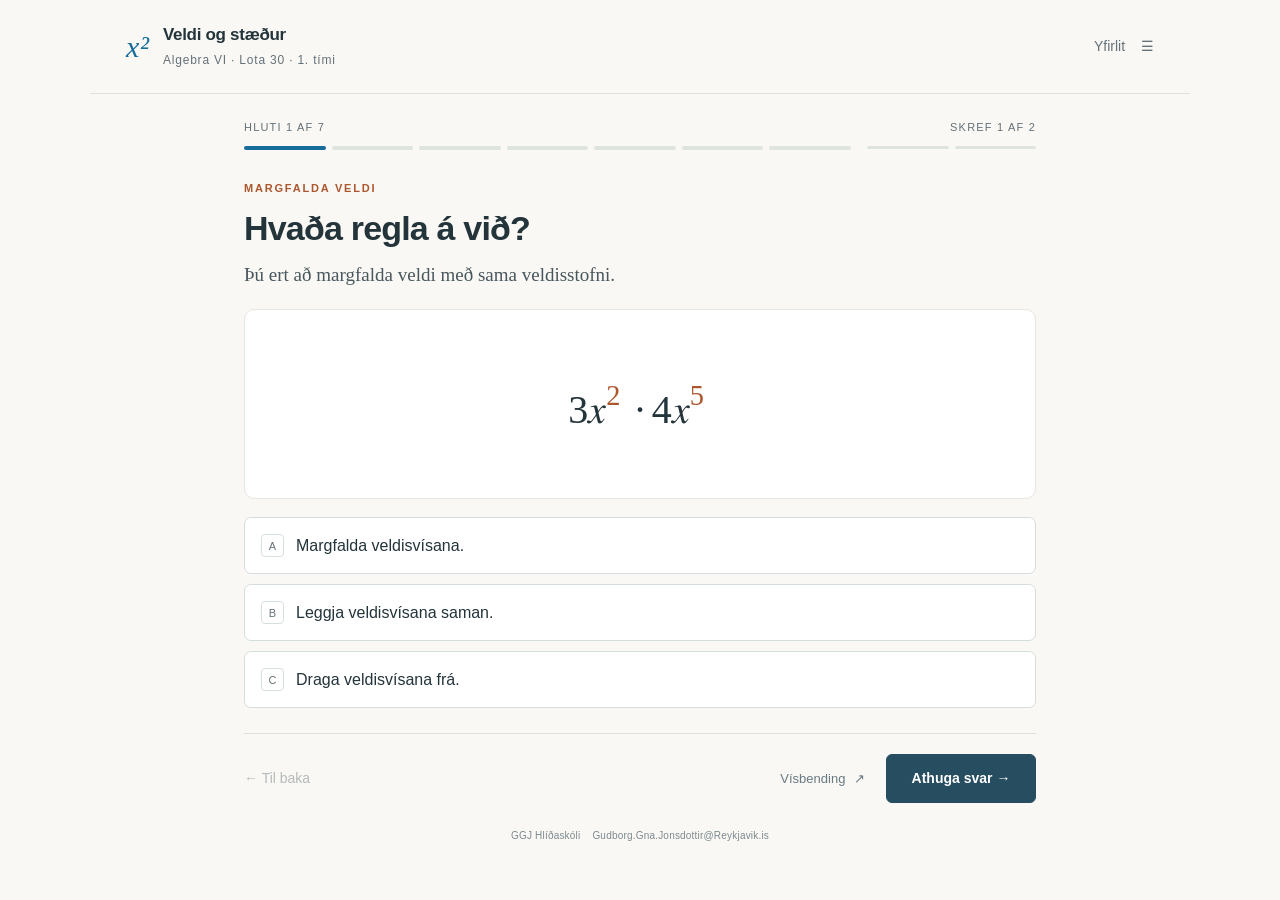
<file: aefingar/timi-1/index.html>
<!doctype html>
<html lang="is">
<head>
<meta charset="UTF-8"><meta name="viewport" content="width=device-width,initial-scale=1">
<meta name="theme-color" content="#f9f8f4">
<meta name="description" content="Æfðu veldareglur, reikning með stæðum, flatarmál og rúmmál, eitt skref í einu.">
<title>Veldi og stæður · Algebra VI · Lota 30</title>
<link rel="stylesheet" href="style.css">
</head>
<body>
<header class="top"><div class="brand"><span class="brand-symbol" aria-hidden="true">x²</span><div><strong>Veldi og stæður</strong><span>Algebra VI · Lota 30 · 1. tími</span></div></div><button class="quiet" id="outline">Yfirlit <span aria-hidden="true">☰</span></button></header>
<main id="main">
<div class="progress-row"><span id="stepcount"></span><span id="subcount"></span></div>
<div id="progress" class="progress" aria-label="Framvinda"></div>
<section id="exercise" aria-labelledby="heading"></section>
<div id="announcer" class="sr-only" role="status" aria-live="polite" aria-atomic="true"></div>
<div class="bottom"><button id="back" class="quiet">← Til baka</button><div class="actions"><button id="hint" class="hint-button">Vísbending <span aria-hidden="true">↗</span></button><button id="check" class="primary">Athuga svar <span aria-hidden="true">→</span></button></div></div>
<p class="footnote">GGJ Hlíðaskóli <span>Gudborg.Gna.Jonsdottir@Reykjavik.is</span></p>
</main>
<dialog id="outlineDialog"><div class="dialog-head"><h2>Æfingin þín</h2><button id="closeDialog" class="icon-button" aria-label="Loka yfirliti">×</button></div><p class="muted">Veldu hluta til að skoða eða æfa aftur.</p><div id="outlineItems"></div><p class="storage-note">Framvindan geymist í þessum vafra. Svör eru ekki send til kennara.</p></dialog>
<script src="data.js"></script><script src="app.js"></script>
<script src="child.js"></script>
</body>
</html>
</file>
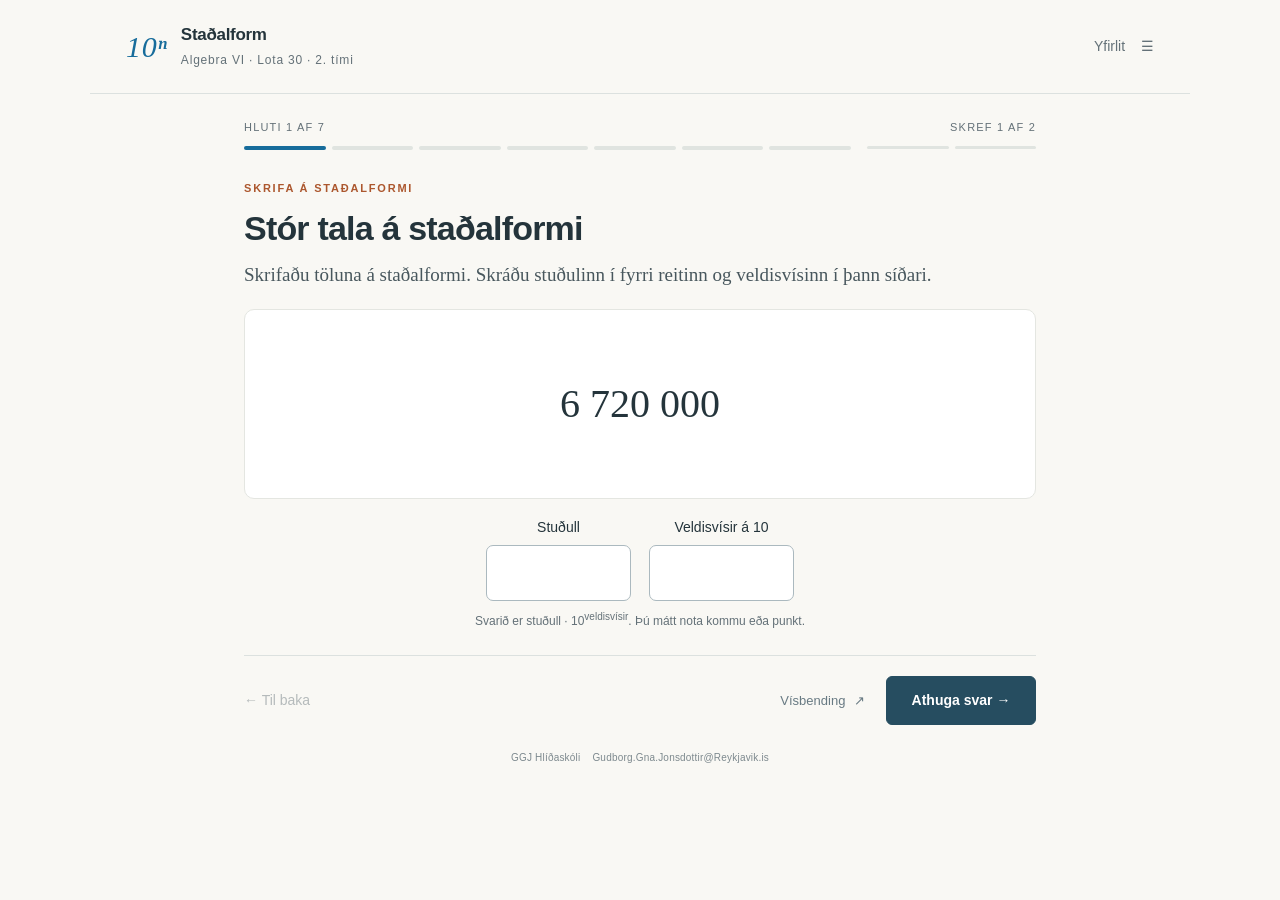
<file: aefingar/timi-2/index.html>
<!doctype html>
<html lang="is">
<head>
<meta charset="UTF-8"><meta name="viewport" content="width=device-width,initial-scale=1">
<meta name="theme-color" content="#f9f8f4">
<meta name="description" content="Æfðu staðalform, reikning með tugveldum og hagnýt dæmi, eitt skref í einu.">
<title>Staðalform · Algebra VI · Lota 30</title>
<link rel="stylesheet" href="style.css">
</head>
<body>
<header class="top"><div class="brand"><span class="brand-symbol" aria-hidden="true">10ⁿ</span><div><strong>Staðalform</strong><span>Algebra VI · Lota 30 · 2. tími</span></div></div><button class="quiet" id="outline">Yfirlit <span aria-hidden="true">☰</span></button></header>
<main id="main">
<div class="progress-row"><span id="stepcount"></span><span id="subcount"></span></div>
<div id="progress" class="progress" aria-label="Framvinda"></div>
<section id="exercise" aria-labelledby="heading"></section>
<div id="announcer" class="sr-only" role="status" aria-live="polite" aria-atomic="true"></div>
<div class="bottom"><button id="back" class="quiet">← Til baka</button><div class="actions"><button id="hint" class="hint-button">Vísbending <span aria-hidden="true">↗</span></button><button id="check" class="primary">Athuga svar <span aria-hidden="true">→</span></button></div></div>
<p class="footnote">GGJ Hlíðaskóli <span>Gudborg.Gna.Jonsdottir@Reykjavik.is</span></p>
</main>
<dialog id="outlineDialog"><div class="dialog-head"><h2>Æfingin þín</h2><button id="closeDialog" class="icon-button" aria-label="Loka yfirliti">×</button></div><p class="muted">Veldu hluta til að skoða eða æfa aftur.</p><div id="outlineItems"></div><p class="storage-note">Framvindan geymist í þessum vafra. Svör eru ekki send til kennara.</p></dialog>
<script src="data.js"></script><script src="app.js"></script>
<script src="child.js"></script>
</body>
</html>
</file>
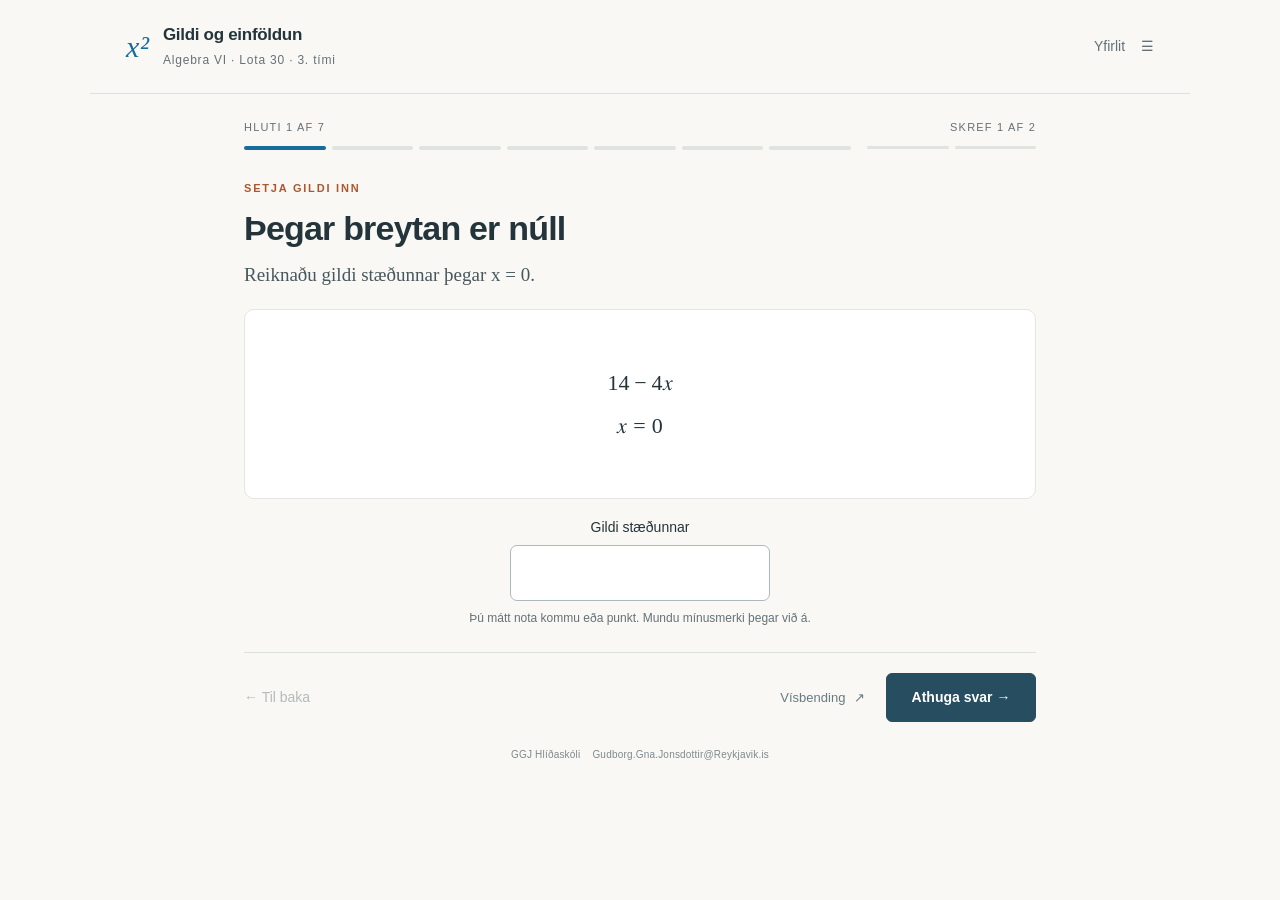
<file: aefingar/timi-3/index.html>
<!doctype html>
<html lang="is">
<head>
<meta charset="UTF-8"><meta name="viewport" content="width=device-width,initial-scale=1">
<meta name="theme-color" content="#f9f8f4">
<meta name="description" content="Æfðu innsetningu, formerki, sviga og sameiningu líkra liða, eitt skref í einu.">
<title>Gildi og einföldun · Algebra VI · Lota 30</title>
<link rel="stylesheet" href="style.css">
</head>
<body>
<header class="top"><div class="brand"><span class="brand-symbol" aria-hidden="true">x²</span><div><strong>Gildi og einföldun</strong><span>Algebra VI · Lota 30 · 3. tími</span></div></div><button class="quiet" id="outline">Yfirlit <span aria-hidden="true">☰</span></button></header>
<main id="main">
<div class="progress-row"><span id="stepcount"></span><span id="subcount"></span></div>
<div id="progress" class="progress" aria-label="Framvinda"></div>
<section id="exercise" aria-labelledby="heading"></section>
<div id="announcer" class="sr-only" role="status" aria-live="polite" aria-atomic="true"></div>
<div class="bottom"><button id="back" class="quiet">← Til baka</button><div class="actions"><button id="hint" class="hint-button">Vísbending <span aria-hidden="true">↗</span></button><button id="check" class="primary">Athuga svar <span aria-hidden="true">→</span></button></div></div>
<p class="footnote">GGJ Hlíðaskóli <span>Gudborg.Gna.Jonsdottir@Reykjavik.is</span></p>
</main>
<dialog id="outlineDialog"><div class="dialog-head"><h2>Æfingin þín</h2><button id="closeDialog" class="icon-button" aria-label="Loka yfirliti">×</button></div><p class="muted">Veldu hluta til að skoða eða æfa aftur.</p><div id="outlineItems"></div><p class="storage-note">Framvindan geymist í þessum vafra. Svör eru ekki send til kennara.</p></dialog>
<script src="data.js"></script><script src="app.js"></script>
<script src="child.js"></script>
</body>
</html>
</file>
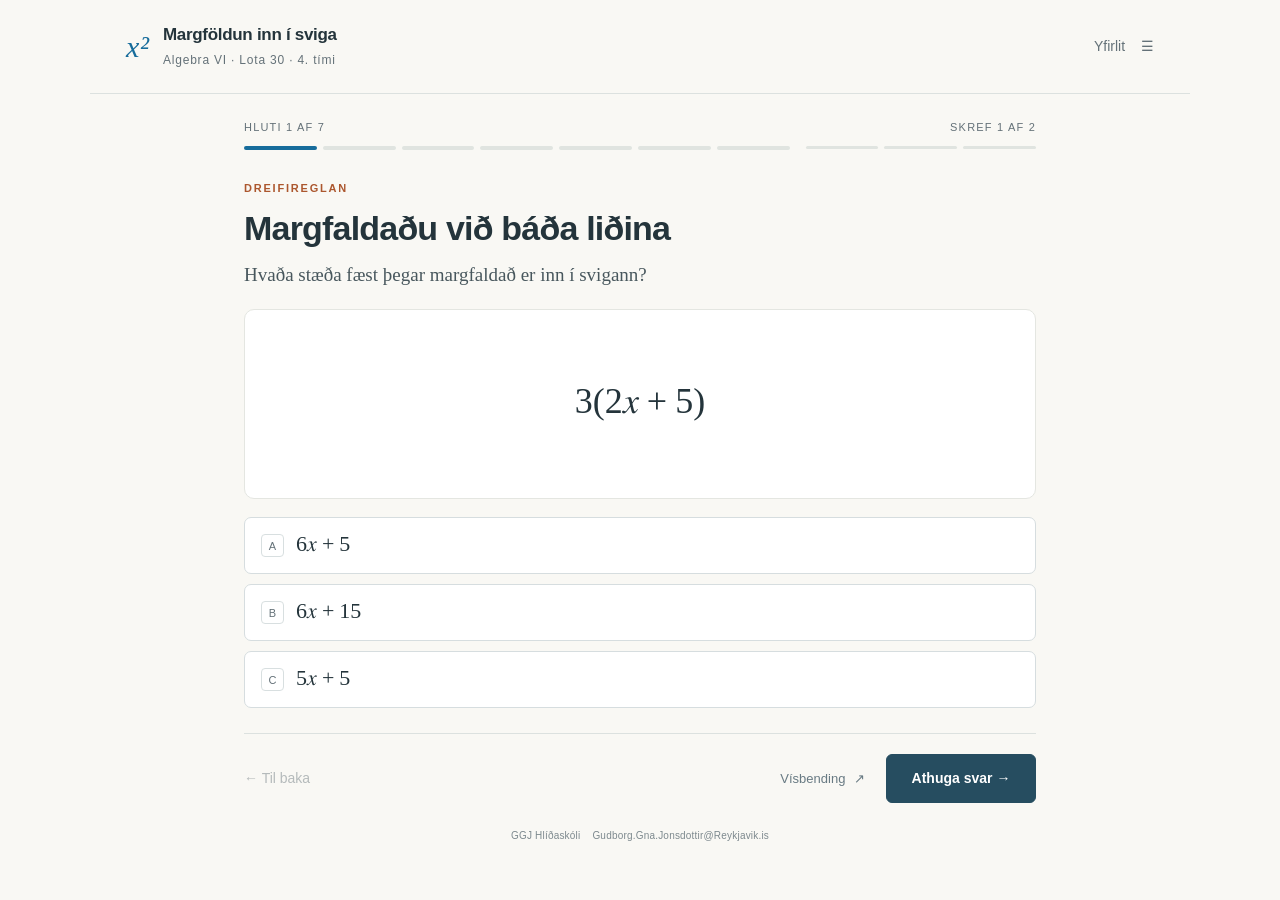
<file: aefingar/timi-4/index.html>
<!doctype html>
<html lang="is">
<head>
<meta charset="UTF-8"><meta name="viewport" content="width=device-width,initial-scale=1">
<meta name="theme-color" content="#f9f8f4">
<meta name="description" content="Æfðu dreifireglu, veldi og einföldun stæðna. Valfrjáls rúmfræðiverkefni fylgja.">
<title>Margföldun inn í sviga · Algebra VI · Lota 30</title>
<link rel="stylesheet" href="style.css">
</head>
<body>
<header class="top"><div class="brand"><span class="brand-symbol" aria-hidden="true">x²</span><div><strong>Margföldun inn í sviga</strong><span>Algebra VI · Lota 30 · 4. tími</span></div></div><button class="quiet" id="outline">Yfirlit <span aria-hidden="true">☰</span></button></header>
<main id="main">
<div class="progress-row"><span id="stepcount"></span><span id="subcount"></span></div>
<div id="progress" class="progress" aria-label="Framvinda"></div>
<section id="exercise" aria-labelledby="heading"></section>
<div id="announcer" class="sr-only" role="status" aria-live="polite" aria-atomic="true"></div>
<div class="bottom"><button id="back" class="quiet">← Til baka</button><div class="actions"><button id="hint" class="hint-button">Vísbending <span aria-hidden="true">↗</span></button><button id="check" class="primary">Athuga svar <span aria-hidden="true">→</span></button></div></div>
<p class="footnote">GGJ Hlíðaskóli <span>Gudborg.Gna.Jonsdottir@Reykjavik.is</span></p>
</main>
<dialog id="outlineDialog"><div class="dialog-head"><h2>Æfingin þín</h2><button id="closeDialog" class="icon-button" aria-label="Loka yfirliti">×</button></div><p class="muted">Veldu hluta til að skoða eða æfa aftur.</p><div id="outlineItems"></div><p class="storage-note">Framvindan geymist í þessum vafra. Svör eru ekki send til kennara.</p></dialog>
<script src="data.js"></script><script src="app.js"></script>
<script src="child.js"></script>
</body>
</html>
</file>
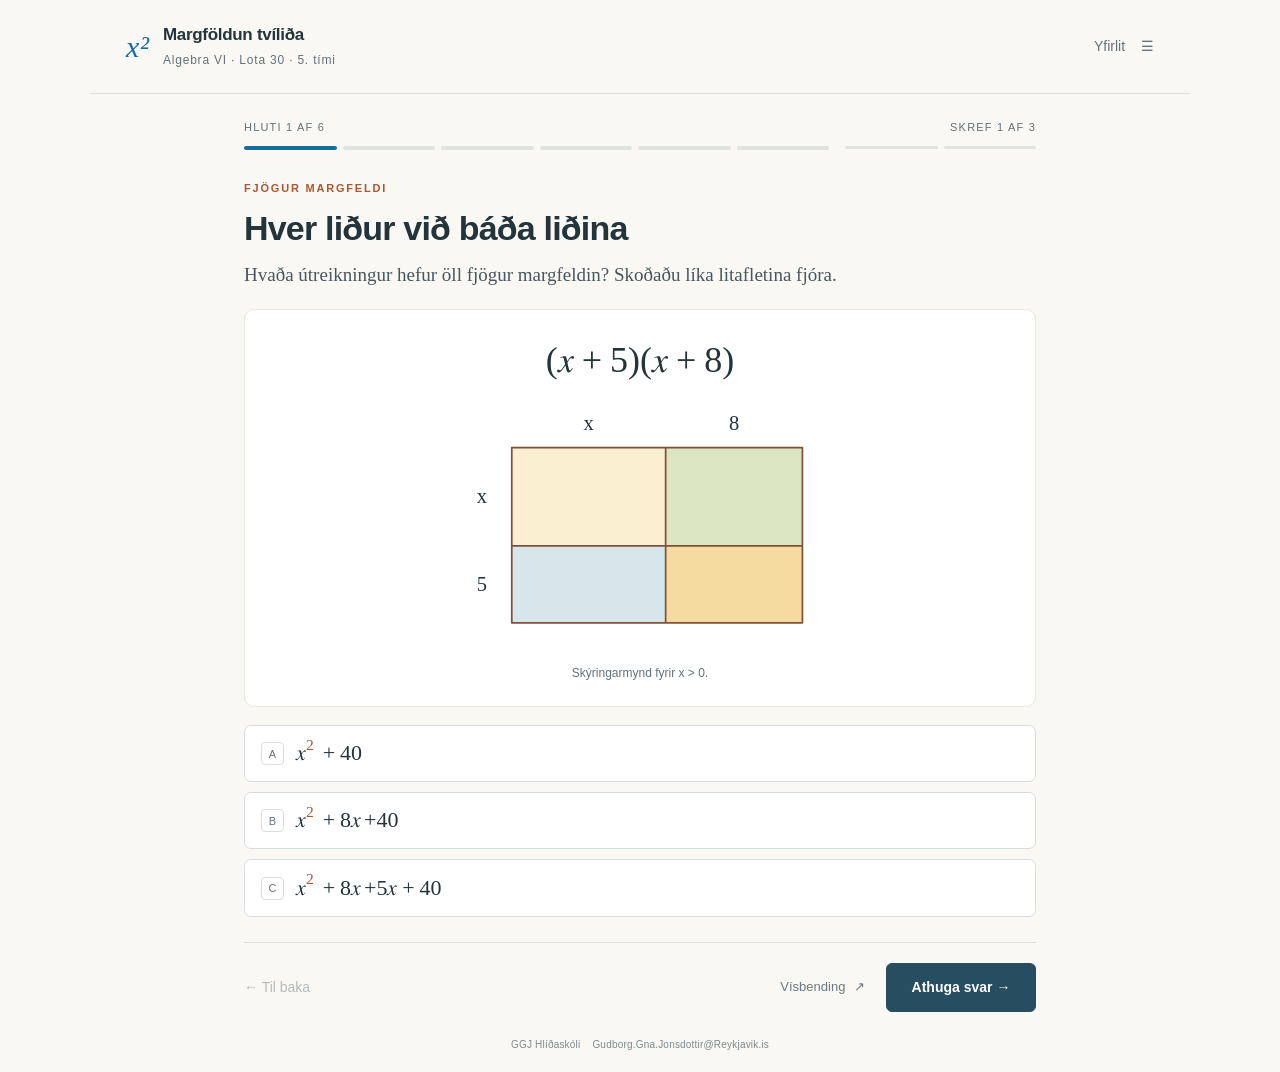
<file: aefingar/timi-5/index.html>
<!doctype html>
<html lang="is">
<head>
<meta charset="UTF-8"><meta name="viewport" content="width=device-width,initial-scale=1">
<meta name="theme-color" content="#f9f8f4">
<meta name="description" content="Æfðu margföldun tvíliða, formerki og líka liði. Reglur og lengri stæður eru valfrjáls viðbót.">
<title>Margföldun tvíliða · Algebra VI · Lota 30</title>
<link rel="stylesheet" href="style.css">
</head>
<body>
<header class="top"><div class="brand"><span class="brand-symbol" aria-hidden="true">x²</span><div><strong>Margföldun tvíliða</strong><span>Algebra VI · Lota 30 · 5. tími</span></div></div><button class="quiet" id="outline">Yfirlit <span aria-hidden="true">☰</span></button></header>
<main id="main">
<div class="progress-row"><span id="stepcount"></span><span id="subcount"></span></div>
<div id="progress" class="progress" aria-label="Framvinda"></div>
<section id="exercise" aria-labelledby="heading"></section>
<div id="announcer" class="sr-only" role="status" aria-live="polite" aria-atomic="true"></div>
<div class="bottom"><button id="back" class="quiet">← Til baka</button><div class="actions"><button id="hint" class="hint-button">Vísbending <span aria-hidden="true">↗</span></button><button id="check" class="primary">Athuga svar <span aria-hidden="true">→</span></button></div></div>
<p class="footnote">GGJ Hlíðaskóli <span>Gudborg.Gna.Jonsdottir@Reykjavik.is</span></p>
</main>
<dialog id="outlineDialog"><div class="dialog-head"><h2>Æfingin þín</h2><button id="closeDialog" class="icon-button" aria-label="Loka yfirliti">×</button></div><p class="muted">Veldu hluta til að skoða eða æfa aftur.</p><div id="outlineItems"></div><p class="storage-note">Framvindan geymist í þessum vafra. Svör eru ekki send til kennara.</p></dialog>
<script src="data.js"></script><script src="app.js"></script>
<script src="child.js"></script>
</body>
</html>
</file>
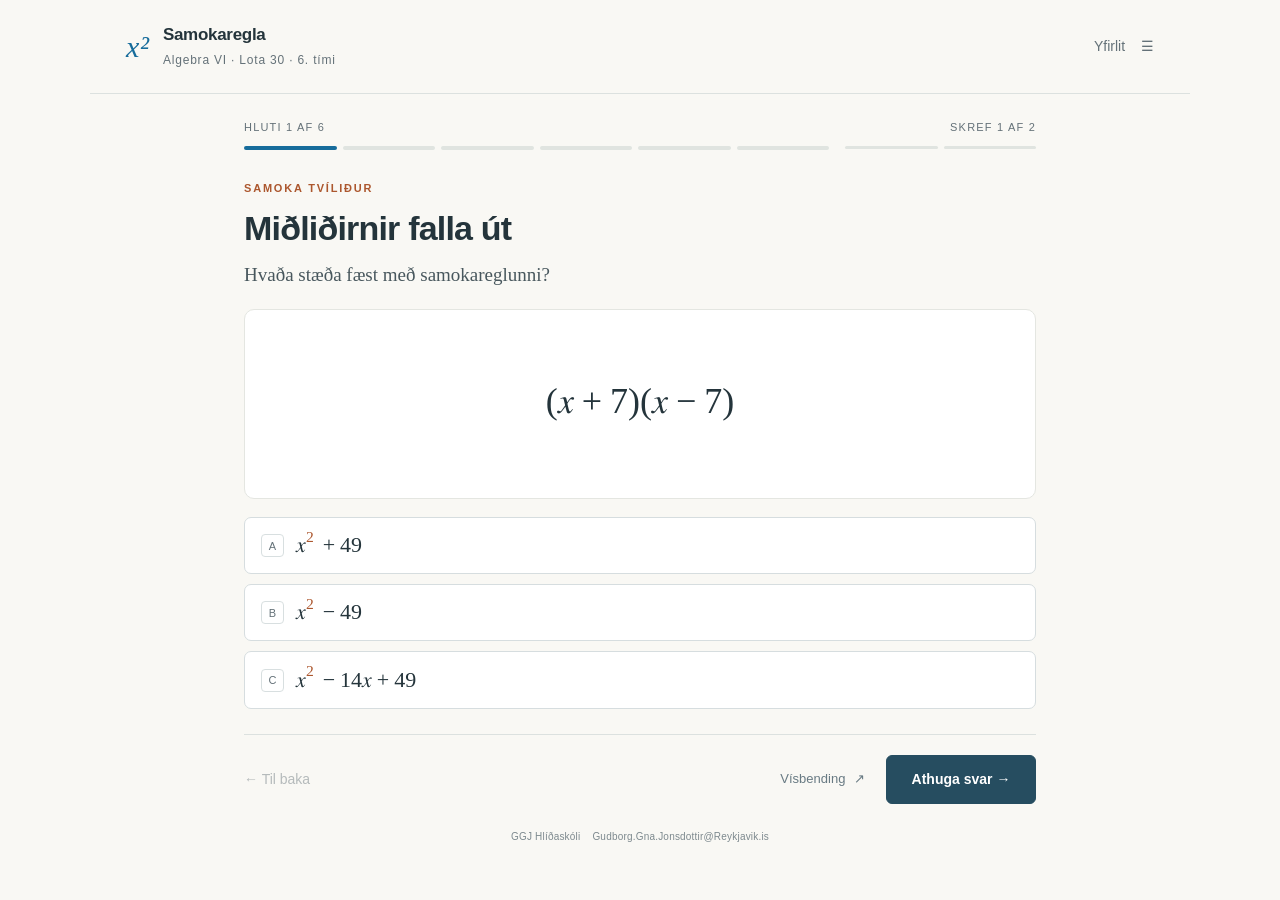
<file: aefingar/timi-6/index.html>
<!doctype html>
<html lang="is">
<head>
<meta charset="UTF-8"><meta name="viewport" content="width=device-width,initial-scale=1">
<meta name="theme-color" content="#f9f8f4">
<meta name="description" content="Æfðu samokaregluna, brot og einföldun stæðna. Flatarmál og lengri stæður eru valfrjáls viðbót.">
<title>Samokaregla · Algebra VI · Lota 30</title>
<link rel="stylesheet" href="style.css">
</head>
<body>
<header class="top"><div class="brand"><span class="brand-symbol" aria-hidden="true">x²</span><div><strong>Samokaregla</strong><span>Algebra VI · Lota 30 · 6. tími</span></div></div><button class="quiet" id="outline">Yfirlit <span aria-hidden="true">☰</span></button></header>
<main id="main">
<div class="progress-row"><span id="stepcount"></span><span id="subcount"></span></div>
<div id="progress" class="progress" aria-label="Framvinda"></div>
<section id="exercise" aria-labelledby="heading"></section>
<div id="announcer" class="sr-only" role="status" aria-live="polite" aria-atomic="true"></div>
<div class="bottom"><button id="back" class="quiet">← Til baka</button><div class="actions"><button id="hint" class="hint-button">Vísbending <span aria-hidden="true">↗</span></button><button id="check" class="primary">Athuga svar <span aria-hidden="true">→</span></button></div></div>
<p class="footnote">GGJ Hlíðaskóli <span>Gudborg.Gna.Jonsdottir@Reykjavik.is</span></p>
</main>
<dialog id="outlineDialog"><div class="dialog-head"><h2>Æfingin þín</h2><button id="closeDialog" class="icon-button" aria-label="Loka yfirliti">×</button></div><p class="muted">Veldu hluta til að skoða eða æfa aftur.</p><div id="outlineItems"></div><p class="storage-note">Framvindan geymist í þessum vafra. Svör eru ekki send til kennara.</p></dialog>
<script src="data.js"></script><script src="app.js"></script>
<script src="child.js"></script>
</body>
</html>
</file>
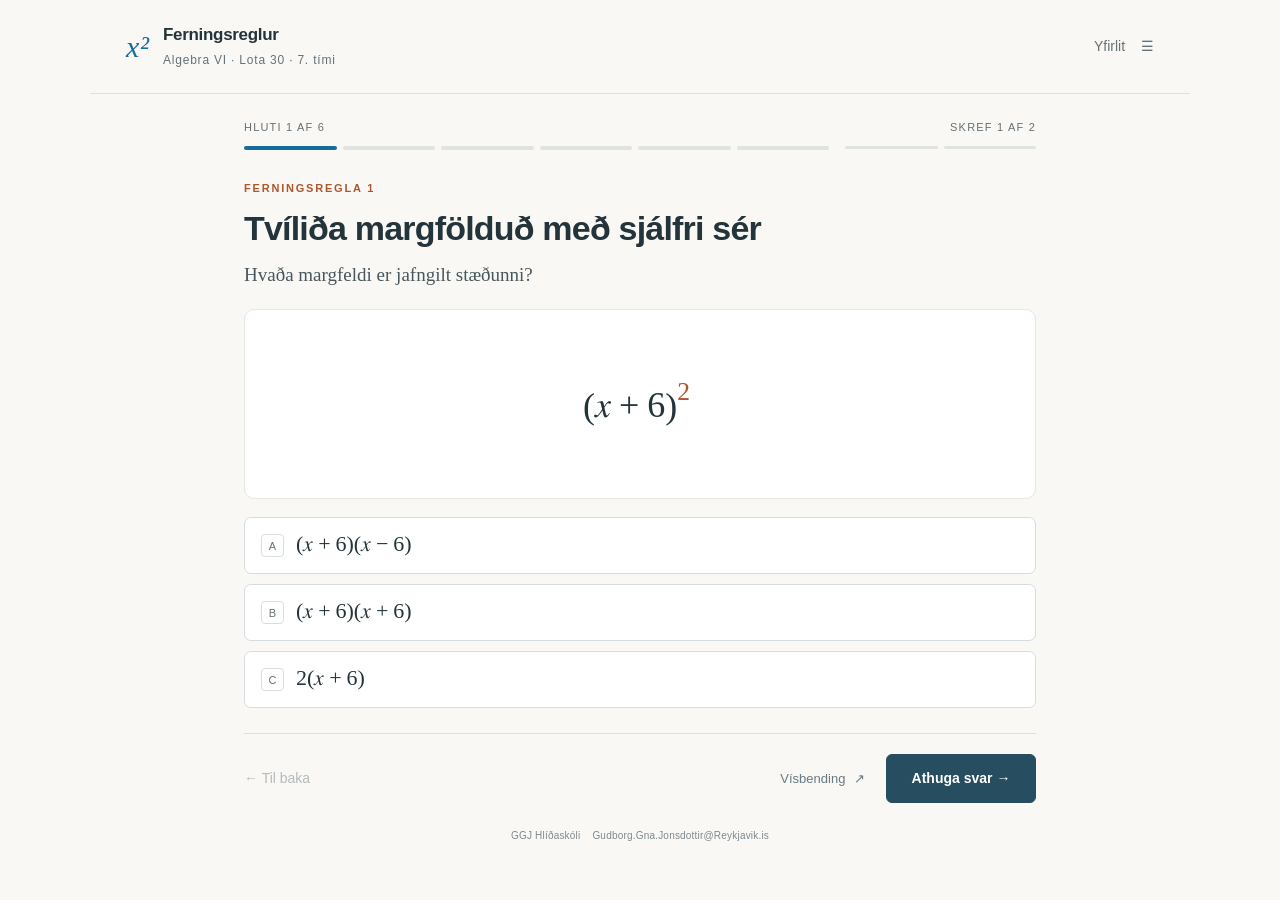
<file: aefingar/timi-7/index.html>
<!doctype html>
<html lang="is">
<head>
<meta charset="UTF-8"><meta name="viewport" content="width=device-width,initial-scale=1">
<meta name="theme-color" content="#f9f8f4">
<meta name="description" content="Æfðu ferningsreglurnar, miðliðinn og formerki með heilum tölum, brotum og tugabrotum. Flatarmál og lengri stæður eru valfrjáls viðbót.">
<title>Ferningsreglur · Algebra VI · Lota 30</title>
<link rel="stylesheet" href="style.css">
</head>
<body>
<header class="top"><div class="brand"><span class="brand-symbol" aria-hidden="true">x²</span><div><strong>Ferningsreglur</strong><span>Algebra VI · Lota 30 · 7. tími</span></div></div><button class="quiet" id="outline">Yfirlit <span aria-hidden="true">☰</span></button></header>
<main id="main">
<div class="progress-row"><span id="stepcount"></span><span id="subcount"></span></div>
<div id="progress" class="progress" aria-label="Framvinda"></div>
<section id="exercise" aria-labelledby="heading"></section>
<div id="announcer" class="sr-only" role="status" aria-live="polite" aria-atomic="true"></div>
<div class="bottom"><button id="back" class="quiet">← Til baka</button><div class="actions"><button id="hint" class="hint-button">Vísbending <span aria-hidden="true">↗</span></button><button id="check" class="primary">Athuga svar <span aria-hidden="true">→</span></button></div></div>
<p class="footnote">GGJ Hlíðaskóli <span>Gudborg.Gna.Jonsdottir@Reykjavik.is</span></p>
</main>
<dialog id="outlineDialog"><div class="dialog-head"><h2>Æfingin þín</h2><button id="closeDialog" class="icon-button" aria-label="Loka yfirliti">×</button></div><p class="muted">Veldu hluta til að skoða eða æfa aftur.</p><div id="outlineItems"></div><p class="storage-note">Framvindan geymist í þessum vafra. Svör eru ekki send til kennara.</p></dialog>
<script src="data.js"></script><script src="app.js"></script>
<script src="child.js"></script>
</body>
</html>
</file>
<file: aefingar/timi-1/panel.css>
details[data-ggj-exercise] iframe{display:block;width:100%;height:900px;border:1px solid var(--line,#dce1df);background:#f9f8f4;margin-top:1rem}
@media print{details[data-ggj-exercise]{display:none!important}}
</file>
<file: aefingar/timi-2/panel.css>
details[data-ggj-exercise] iframe{display:block;width:100%;height:900px;border:1px solid var(--line,#dce1df);background:#f9f8f4;margin-top:1rem}
@media print{details[data-ggj-exercise]{display:none!important}}
</file>
<file: aefingar/timi-3/panel.css>
details[data-ggj-exercise] iframe{display:block;width:100%;height:900px;border:1px solid var(--line,#dce1df);background:#f9f8f4;margin-top:1rem}
@media print{details[data-ggj-exercise]{display:none!important}}
</file>
<file: aefingar/timi-4/panel.css>
details[data-ggj-exercise] iframe{display:block;width:100%;height:900px;border:1px solid var(--line,#dce1df);background:#f9f8f4;margin-top:1rem}
@media print{details[data-ggj-exercise]{display:none!important}}
</file>
<file: aefingar/timi-5/panel.css>
details[data-ggj-exercise] iframe{display:block;width:100%;height:900px;border:1px solid var(--line,#dce1df);background:#f9f8f4;margin-top:1rem}
@media print{details[data-ggj-exercise]{display:none!important}}
</file>
<file: aefingar/timi-6/panel.css>
details[data-ggj-exercise] iframe{display:block;width:100%;height:900px;border:1px solid var(--line,#dce1df);background:#f9f8f4;margin-top:1rem}
@media print{details[data-ggj-exercise]{display:none!important}}
</file>
<file: aefingar/timi-7/panel.css>
details[data-ggj-exercise] iframe{display:block;width:100%;height:900px;border:1px solid var(--line,#dce1df);background:#f9f8f4;margin-top:1rem}
@media print{details[data-ggj-exercise]{display:none!important}}
</file>
<file: aefingar/timi-1/style.css>
*{box-sizing:border-box} :root{--paper:#f9f8f4;--ink:#24343b;--muted:#647178;--line:#dce1df;--blue:#176c9b;--blue-pale:#eaf3f8;--orange:#ac572e;--green:#286751;--green-pale:#edf5ed}body{margin:0;background:var(--paper);color:var(--ink);font:16px/1.5 "Aptos","Segoe UI",sans-serif}button,input{font:inherit}button{cursor:pointer}button:disabled{cursor:default;opacity:.45}button:focus-visible,input:focus-visible,[role=button]:focus-visible{outline:3px solid #ba662e;outline-offset:4px}button{transition:background .15s,border-color .15s} .top{height:94px;max-width:1100px;margin:auto;padding:0 36px;display:flex;align-items:center;justify-content:space-between;border-bottom:1px solid var(--line)}.brand{display:flex;align-items:center;gap:13px}.brand strong{display:block;font-size:17px;font-weight:650;letter-spacing:-.3px}.brand span{font-size:12px;color:var(--muted);letter-spacing:.8px}button.quiet{border:0;background:transparent;color:var(--muted);padding:10px 0;font-size:14px}.quiet span{margin-left:12px}.quiet:hover{color:var(--ink)}main{max-width:860px;margin:0 auto;padding:25px 34px 12px}.progress-row{display:flex;justify-content:space-between;font-size:11px;letter-spacing:1.2px;text-transform:uppercase;color:var(--muted);margin:0 0 10px}.progress{display:flex;gap:6px}.progress i{height:4px;flex:1;background:#e0e4e0;border-radius:3px}.progress i.done{background:#588b73}.progress i.current{background:var(--blue)}#exercise{padding-top:30px}h1{font-size:clamp(25px,3vw,34px);line-height:1.2;letter-spacing:-.8px;font-weight:650;margin:0 0 12px}h2{font-size:23px;line-height:1.3;letter-spacing:-.4px;margin:0}.eyebrow{font-size:11px;color:var(--orange);text-transform:uppercase;letter-spacing:1.8px;font-weight:650;margin-bottom:12px}.intro{font:19px/1.5 Cambria,Georgia,serif;margin:0;max-width:700px;color:#48575d}.board{margin:20px 0 18px;min-height:260px;background:#fff;border:1px solid #e4e6e1;border-radius:10px;display:flex;align-items:center;justify-content:center;position:relative;overflow:hidden}.board svg{width:100%;max-width:520px;max-height:310px;display:block}.board-note{position:absolute;bottom:10px;left:16px;font-size:11px;color:#7b8589}.figure-label{font:18px Cambria,Georgia,serif;fill:#263941;paint-order:stroke;stroke:white;stroke-width:5;stroke-linejoin:round}.vertex-label{font-size:14px;font-style:italic;fill:#5c6b71;paint-order:stroke;stroke:#fff;stroke-width:4}.edge-hit{cursor:pointer}.edge-hit:focus-visible{outline:none}.edge-hit:focus-visible .edge{stroke:var(--orange);stroke-width:6}.edge{stroke:#425963;stroke-width:2.5;fill:none;stroke-linecap:round;transition:stroke .2s}.edge.selected{stroke:var(--blue);stroke-width:5}.edge-hit:hover .edge{stroke:var(--blue)}.point-button{cursor:pointer}.point-button circle{fill:#fff;stroke:#526d78;stroke-width:2}.point-button.selected circle{fill:var(--blue);stroke:var(--blue)}.choices{display:grid;grid-template-columns:repeat(2,minmax(0,1fr));gap:10px}.choice{padding:14px 16px;border:1px solid #d6dddf;border-radius:7px;background:#fff;text-align:left;display:flex;align-items:center;gap:12px;color:var(--ink);min-height:57px}.choice:hover{border-color:#91acba;background:#f4f8fa}.choice.selected{border-color:var(--blue);background:var(--blue-pale);box-shadow:inset 0 0 0 1px var(--blue)}.choice.correct{border-color:var(--green);background:var(--green-pale)}.choice .letter{border:1px solid #d8dfe0;border-radius:4px;width:23px;height:23px;display:inline-flex;align-items:center;justify-content:center;font:11px "Segoe UI",sans-serif;color:var(--muted);flex-shrink:0}.choice .math{font:21px Cambria,Georgia,serif}.choice .math sup{font-size:13px}.input-row{display:flex;align-items:center;gap:12px;justify-content:center;padding:7px}.input-row label{font:26px Cambria,Georgia,serif}.input-row input{width:154px;padding:13px;text-align:center;border:1.5px solid #abb9bf;border-radius:7px;background:#fff;font:26px Cambria,Georgia,serif;color:var(--ink)}.input-row input:focus{border-color:var(--blue)}.input-row .unit{font:22px Cambria,Georgia,serif}.input-help{text-align:center;font-size:12px;color:var(--muted);margin:8px 0 0}.feedback,.hint-box{padding:14px 18px;border-radius:6px;font-size:15px;line-height:1.55;margin-top:16px}.feedback{background:#fcf0e5;border-left:3px solid #c47b43}.feedback.success{background:#eef5ed;border-left-color:var(--green)}.feedback strong{display:block;margin-bottom:3px;color:var(--ink)}.hint-box{background:#edf3f6;border-left:3px solid #98b5c5}.hint-box strong{font-size:12px;letter-spacing:.4px;text-transform:uppercase;display:block;margin-bottom:4px}.bottom{display:flex;justify-content:space-between;align-items:center;margin-top:25px;padding-top:20px;border-top:1px solid var(--line);gap:10px}.actions{display:flex;gap:13px;align-items:center}.primary{background:#264d60;color:#fff;border:1px solid #264d60;border-radius:6px;padding:13px 22px;font-size:14px;font-weight:600;min-width:150px}.primary:hover{background:#173d50}.primary span{margin-left:16px}.hint-button{border:0;background:transparent;color:#687a83;font-size:13px;padding:12px 8px}.hint-button:hover{color:var(--blue)}.hint-button span{margin-left:5px}.footnote{text-align:center;font-size:10px;color:#7d898e;margin:25px 0 8px;letter-spacing:.2px}.footnote span{margin-left:9px}dialog{border:1px solid #dce1df;border-radius:12px;max-width:530px;width:calc(100% - 32px);padding:26px;background:var(--paper);color:var(--ink);box-shadow:0 15px 65px #23374125}dialog::backdrop{background:#20343f55}.dialog-head{display:flex;justify-content:space-between;align-items:center}.icon-button{border:0;background:transparent;font-size:27px;color:var(--muted)}.muted{color:var(--muted);font-size:14px}.outline-item{width:100%;border:0;border-top:1px solid var(--line);background:transparent;padding:12px 5px;display:flex;gap:14px;text-align:left;align-items:center;color:var(--ink)}.outline-item:hover{background:#e9f0f0}.outline-item span{width:23px;color:var(--blue)}.outline-item small{margin-left:auto;font-size:11px;color:var(--green)}.storage-note{font-size:11px;color:var(--muted);margin:20px 0 0}.triple{display:flex;justify-content:center;gap:20px;flex-wrap:wrap;padding:40px}.triple span{display:block;text-align:center;font:39px Cambria,Georgia,serif;border-bottom:2px solid #d9e6eb;padding:20px 20px 13px}.triple small{display:block;font:12px "Segoe UI",sans-serif;color:var(--muted);margin:9px 0 0}.mini-equation{font:25px Cambria,Georgia,serif;text-align:center;padding:0 20px 30px;color:var(--blue)}.number-board{display:block;width:100%}.rotate-badge{position:absolute;top:15px;right:15px;font-size:11px;color:var(--blue);background:var(--blue-pale);padding:5px 9px;border-radius:4px}.summary{text-align:center;padding:28px 0}.summary .seal{display:inline-flex;align-items:center;justify-content:center;border:1px solid #97b8a6;color:var(--green);border-radius:50%;width:65px;height:65px;font-size:31px;margin-bottom:24px}.summary .intro{margin:auto}.summary-list{max-width:440px;margin:25px auto;text-align:left;list-style:none;padding:0}.summary-list li{padding:9px 0;border-bottom:1px solid var(--line);font-size:15px}.summary-list li:before{content:'✓';color:var(--green);margin-right:14px}.summary .primary{margin:15px}.callout{font-size:13px;color:var(--muted);text-align:center;margin:12px 0}.sr-only{position:absolute;width:1px;height:1px;padding:0;margin:-1px;overflow:hidden;clip:rect(0,0,0,0);white-space:nowrap;border:0} @media(max-width:600px){.top{height:78px;padding:0 18px}.brand strong{font-size:15px}.brand svg{width:27px}main{padding:20px 18px 10px}#exercise{padding-top:23px}.intro{font-size:18px}.board{margin-top:18px;min-height:225px}.board svg{max-height:265px}.choices{gap:8px}.choice{padding:12px 10px;font-size:14px;gap:8px}.choice .math{font-size:19px}.bottom{margin-top:20px}.actions{gap:5px}.primary{padding:12px 14px;min-width:125px}.primary span{margin-left:6px}.hint-button{font-size:12px;padding:9px 4px}.triple{gap:5px;padding:25px 10px}.triple span{font-size:30px;padding:14px}.footnote span{display:block;margin:2px 0 0}}@media(prefers-reduced-motion:reduce){*{transition:none!important;animation:none!important}}.brand .brand-symbol{font:italic 30px Cambria,Georgia,serif;color:var(--blue)}
.algebra-board{flex-direction:column;min-height:190px;padding:24px 16px;overflow:visible}
.algebra-board>math{font-size:clamp(27px,4vw,40px);padding:12px 0}
math{font-family:'Cambria Math',Cambria,serif}
math msup> :last-child{color:var(--orange)}
.algebra-figure text{font:23px Cambria,Georgia,serif;fill:var(--ink);text-anchor:middle}
.figure-note{font-size:11px;color:var(--muted);text-align:center;margin:5px 0 0}
.answer-fields{display:flex;gap:18px;justify-content:center}
.answer-field{display:flex;flex-direction:column;gap:7px;align-items:center;min-width:0}
.answer-field label{font-size:14px}
.answer-field input{width:145px;max-width:100%;padding:12px;text-align:center;border:1.5px solid #abb9bf;border-radius:7px;background:white;color:var(--ink);font:26px Cambria,Georgia,serif}
.answer-field input[readonly]{background:var(--green-pale);border-color:#83a18c}
.choices{grid-template-columns:1fr}.choice math{font-size:23px}.choice:disabled{opacity:1}
.restart{display:block;margin:10px auto!important}.feedback math{font-size:21px}
.progress i:nth-child(8){margin-left:10px}.progress i:nth-child(n+8){height:3px;align-self:center}
@media(max-width:600px){.top{gap:12px}.brand{gap:8px}.brand strong{font-size:15px}.brand span{font-size:10px;letter-spacing:.2px}.algebra-board{min-height:160px;padding:14px 8px}.answer-fields{gap:12px}.answer-field input{width:136px}.bottom{align-items:flex-start;flex-wrap:wrap}.actions{margin-left:auto;flex-wrap:wrap;justify-content:flex-end}.footnote{overflow-wrap:anywhere}}
</file>
<file: aefingar/timi-2/style.css>
*{box-sizing:border-box} :root{--paper:#f9f8f4;--ink:#24343b;--muted:#647178;--line:#dce1df;--blue:#176c9b;--blue-pale:#eaf3f8;--orange:#ac572e;--green:#286751;--green-pale:#edf5ed}body{margin:0;background:var(--paper);color:var(--ink);font:16px/1.5 "Aptos","Segoe UI",sans-serif}button,input{font:inherit}button{cursor:pointer}button:disabled{cursor:default;opacity:.45}button:focus-visible,input:focus-visible,[role=button]:focus-visible{outline:3px solid #ba662e;outline-offset:4px}button{transition:background .15s,border-color .15s} .top{height:94px;max-width:1100px;margin:auto;padding:0 36px;display:flex;align-items:center;justify-content:space-between;border-bottom:1px solid var(--line)}.brand{display:flex;align-items:center;gap:13px}.brand strong{display:block;font-size:17px;font-weight:650;letter-spacing:-.3px}.brand span{font-size:12px;color:var(--muted);letter-spacing:.8px}button.quiet{border:0;background:transparent;color:var(--muted);padding:10px 0;font-size:14px}.quiet span{margin-left:12px}.quiet:hover{color:var(--ink)}main{max-width:860px;margin:0 auto;padding:25px 34px 12px}.progress-row{display:flex;justify-content:space-between;font-size:11px;letter-spacing:1.2px;text-transform:uppercase;color:var(--muted);margin:0 0 10px}.progress{display:flex;gap:6px}.progress i{height:4px;flex:1;background:#e0e4e0;border-radius:3px}.progress i.done{background:#588b73}.progress i.current{background:var(--blue)}#exercise{padding-top:30px}h1{font-size:clamp(25px,3vw,34px);line-height:1.2;letter-spacing:-.8px;font-weight:650;margin:0 0 12px}h2{font-size:23px;line-height:1.3;letter-spacing:-.4px;margin:0}.eyebrow{font-size:11px;color:var(--orange);text-transform:uppercase;letter-spacing:1.8px;font-weight:650;margin-bottom:12px}.intro{font:19px/1.5 Cambria,Georgia,serif;margin:0;max-width:700px;color:#48575d}.board{margin:20px 0 18px;min-height:260px;background:#fff;border:1px solid #e4e6e1;border-radius:10px;display:flex;align-items:center;justify-content:center;position:relative;overflow:hidden}.board svg{width:100%;max-width:520px;max-height:310px;display:block}.board-note{position:absolute;bottom:10px;left:16px;font-size:11px;color:#7b8589}.figure-label{font:18px Cambria,Georgia,serif;fill:#263941;paint-order:stroke;stroke:white;stroke-width:5;stroke-linejoin:round}.vertex-label{font-size:14px;font-style:italic;fill:#5c6b71;paint-order:stroke;stroke:#fff;stroke-width:4}.edge-hit{cursor:pointer}.edge-hit:focus-visible{outline:none}.edge-hit:focus-visible .edge{stroke:var(--orange);stroke-width:6}.edge{stroke:#425963;stroke-width:2.5;fill:none;stroke-linecap:round;transition:stroke .2s}.edge.selected{stroke:var(--blue);stroke-width:5}.edge-hit:hover .edge{stroke:var(--blue)}.point-button{cursor:pointer}.point-button circle{fill:#fff;stroke:#526d78;stroke-width:2}.point-button.selected circle{fill:var(--blue);stroke:var(--blue)}.choices{display:grid;grid-template-columns:repeat(2,minmax(0,1fr));gap:10px}.choice{padding:14px 16px;border:1px solid #d6dddf;border-radius:7px;background:#fff;text-align:left;display:flex;align-items:center;gap:12px;color:var(--ink);min-height:57px}.choice:hover{border-color:#91acba;background:#f4f8fa}.choice.selected{border-color:var(--blue);background:var(--blue-pale);box-shadow:inset 0 0 0 1px var(--blue)}.choice.correct{border-color:var(--green);background:var(--green-pale)}.choice .letter{border:1px solid #d8dfe0;border-radius:4px;width:23px;height:23px;display:inline-flex;align-items:center;justify-content:center;font:11px "Segoe UI",sans-serif;color:var(--muted);flex-shrink:0}.choice .math{font:21px Cambria,Georgia,serif}.choice .math sup{font-size:13px}.input-row{display:flex;align-items:center;gap:12px;justify-content:center;padding:7px}.input-row label{font:26px Cambria,Georgia,serif}.input-row input{width:154px;padding:13px;text-align:center;border:1.5px solid #abb9bf;border-radius:7px;background:#fff;font:26px Cambria,Georgia,serif;color:var(--ink)}.input-row input:focus{border-color:var(--blue)}.input-row .unit{font:22px Cambria,Georgia,serif}.input-help{text-align:center;font-size:12px;color:var(--muted);margin:8px 0 0}.feedback,.hint-box{padding:14px 18px;border-radius:6px;font-size:15px;line-height:1.55;margin-top:16px}.feedback{background:#fcf0e5;border-left:3px solid #c47b43}.feedback.success{background:#eef5ed;border-left-color:var(--green)}.feedback strong{display:block;margin-bottom:3px;color:var(--ink)}.hint-box{background:#edf3f6;border-left:3px solid #98b5c5}.hint-box strong{font-size:12px;letter-spacing:.4px;text-transform:uppercase;display:block;margin-bottom:4px}.bottom{display:flex;justify-content:space-between;align-items:center;margin-top:25px;padding-top:20px;border-top:1px solid var(--line);gap:10px}.actions{display:flex;gap:13px;align-items:center}.primary{background:#264d60;color:#fff;border:1px solid #264d60;border-radius:6px;padding:13px 22px;font-size:14px;font-weight:600;min-width:150px}.primary:hover{background:#173d50}.primary span{margin-left:16px}.hint-button{border:0;background:transparent;color:#687a83;font-size:13px;padding:12px 8px}.hint-button:hover{color:var(--blue)}.hint-button span{margin-left:5px}.footnote{text-align:center;font-size:10px;color:#7d898e;margin:25px 0 8px;letter-spacing:.2px}.footnote span{margin-left:9px}dialog{border:1px solid #dce1df;border-radius:12px;max-width:530px;width:calc(100% - 32px);padding:26px;background:var(--paper);color:var(--ink);box-shadow:0 15px 65px #23374125}dialog::backdrop{background:#20343f55}.dialog-head{display:flex;justify-content:space-between;align-items:center}.icon-button{border:0;background:transparent;font-size:27px;color:var(--muted)}.muted{color:var(--muted);font-size:14px}.outline-item{width:100%;border:0;border-top:1px solid var(--line);background:transparent;padding:12px 5px;display:flex;gap:14px;text-align:left;align-items:center;color:var(--ink)}.outline-item:hover{background:#e9f0f0}.outline-item span{width:23px;color:var(--blue)}.outline-item small{margin-left:auto;font-size:11px;color:var(--green)}.storage-note{font-size:11px;color:var(--muted);margin:20px 0 0}.triple{display:flex;justify-content:center;gap:20px;flex-wrap:wrap;padding:40px}.triple span{display:block;text-align:center;font:39px Cambria,Georgia,serif;border-bottom:2px solid #d9e6eb;padding:20px 20px 13px}.triple small{display:block;font:12px "Segoe UI",sans-serif;color:var(--muted);margin:9px 0 0}.mini-equation{font:25px Cambria,Georgia,serif;text-align:center;padding:0 20px 30px;color:var(--blue)}.number-board{display:block;width:100%}.rotate-badge{position:absolute;top:15px;right:15px;font-size:11px;color:var(--blue);background:var(--blue-pale);padding:5px 9px;border-radius:4px}.summary{text-align:center;padding:28px 0}.summary .seal{display:inline-flex;align-items:center;justify-content:center;border:1px solid #97b8a6;color:var(--green);border-radius:50%;width:65px;height:65px;font-size:31px;margin-bottom:24px}.summary .intro{margin:auto}.summary-list{max-width:440px;margin:25px auto;text-align:left;list-style:none;padding:0}.summary-list li{padding:9px 0;border-bottom:1px solid var(--line);font-size:15px}.summary-list li:before{content:'✓';color:var(--green);margin-right:14px}.summary .primary{margin:15px}.callout{font-size:13px;color:var(--muted);text-align:center;margin:12px 0}.sr-only{position:absolute;width:1px;height:1px;padding:0;margin:-1px;overflow:hidden;clip:rect(0,0,0,0);white-space:nowrap;border:0} @media(max-width:600px){.top{height:78px;padding:0 18px}.brand strong{font-size:15px}.brand svg{width:27px}main{padding:20px 18px 10px}#exercise{padding-top:23px}.intro{font-size:18px}.board{margin-top:18px;min-height:225px}.board svg{max-height:265px}.choices{gap:8px}.choice{padding:12px 10px;font-size:14px;gap:8px}.choice .math{font-size:19px}.bottom{margin-top:20px}.actions{gap:5px}.primary{padding:12px 14px;min-width:125px}.primary span{margin-left:6px}.hint-button{font-size:12px;padding:9px 4px}.triple{gap:5px;padding:25px 10px}.triple span{font-size:30px;padding:14px}.footnote span{display:block;margin:2px 0 0}}@media(prefers-reduced-motion:reduce){*{transition:none!important;animation:none!important}}.brand .brand-symbol{font:italic 30px Cambria,Georgia,serif;color:var(--blue)}
.algebra-board{flex-direction:column;min-height:190px;padding:24px 16px;overflow:visible}
.algebra-board>math{font-size:clamp(27px,4vw,40px);padding:12px 0}
math{font-family:'Cambria Math',Cambria,serif}
math msup> :last-child{color:var(--orange)}
.algebra-figure text{font:23px Cambria,Georgia,serif;fill:var(--ink);text-anchor:middle}
.figure-note{font-size:11px;color:var(--muted);text-align:center;margin:5px 0 0}
.answer-fields{display:flex;gap:18px;justify-content:center}
.answer-field{display:flex;flex-direction:column;gap:7px;align-items:center;min-width:0}
.answer-field label{font-size:14px}
.answer-field input{width:145px;max-width:100%;padding:12px;text-align:center;border:1.5px solid #abb9bf;border-radius:7px;background:white;color:var(--ink);font:26px Cambria,Georgia,serif}
.answer-field input[readonly]{background:var(--green-pale);border-color:#83a18c}
.choices{grid-template-columns:1fr}.choice math{font-size:23px}.choice:disabled{opacity:1}
.restart{display:block;margin:10px auto!important}.feedback math{font-size:21px}
.progress i:nth-child(8){margin-left:10px}.progress i:nth-child(n+8){height:3px;align-self:center}
@media(max-width:600px){.top{gap:12px}.brand{gap:8px}.brand strong{font-size:15px}.brand span{font-size:10px;letter-spacing:.2px}.algebra-board{min-height:160px;padding:14px 8px}.answer-fields{gap:12px}.answer-field input{width:136px}.bottom{align-items:flex-start;flex-wrap:wrap}.actions{margin-left:auto;flex-wrap:wrap;justify-content:flex-end}.footnote{overflow-wrap:anywhere}}

.answer-pattern{font:23px Cambria,Georgia,serif;text-align:center;color:var(--blue);margin:0 0 14px}.given-list{font:21px/1.6 Cambria,Georgia,serif;text-align:center}.given-list p{margin:8px 0}.feedback .working{display:flex;flex-direction:column;gap:5px;margin:8px 0}.feedback math{max-width:100%}.board.algebra-board .given-list math{font-size:1em}.unit-note{font-size:14px}.answer-field:only-child input{width:280px;font-size:23px}.board.algebra-board:has(>.given-list){padding:18px}.sphere-label{font:23px Cambria,Georgia,serif;fill:var(--ink)}@media(max-width:600px){.given-list{font-size:19px}.answer-field:only-child{max-width:100%}.answer-field:only-child input{width:280px}.brand .brand-symbol{font-size:26px}}
</file>
<file: aefingar/timi-3/style.css>
*{box-sizing:border-box} :root{--paper:#f9f8f4;--ink:#24343b;--muted:#647178;--line:#dce1df;--blue:#176c9b;--blue-pale:#eaf3f8;--orange:#ac572e;--green:#286751;--green-pale:#edf5ed}body{margin:0;background:var(--paper);color:var(--ink);font:16px/1.5 "Aptos","Segoe UI",sans-serif}button,input{font:inherit}button{cursor:pointer}button:disabled{cursor:default;opacity:.45}button:focus-visible,input:focus-visible,[role=button]:focus-visible{outline:3px solid #ba662e;outline-offset:4px}button{transition:background .15s,border-color .15s} .top{height:94px;max-width:1100px;margin:auto;padding:0 36px;display:flex;align-items:center;justify-content:space-between;border-bottom:1px solid var(--line)}.brand{display:flex;align-items:center;gap:13px}.brand strong{display:block;font-size:17px;font-weight:650;letter-spacing:-.3px}.brand span{font-size:12px;color:var(--muted);letter-spacing:.8px}button.quiet{border:0;background:transparent;color:var(--muted);padding:10px 0;font-size:14px}.quiet span{margin-left:12px}.quiet:hover{color:var(--ink)}main{max-width:860px;margin:0 auto;padding:25px 34px 12px}.progress-row{display:flex;justify-content:space-between;font-size:11px;letter-spacing:1.2px;text-transform:uppercase;color:var(--muted);margin:0 0 10px}.progress{display:flex;gap:6px}.progress i{height:4px;flex:1;background:#e0e4e0;border-radius:3px}.progress i.done{background:#588b73}.progress i.current{background:var(--blue)}#exercise{padding-top:30px}h1{font-size:clamp(25px,3vw,34px);line-height:1.2;letter-spacing:-.8px;font-weight:650;margin:0 0 12px}h2{font-size:23px;line-height:1.3;letter-spacing:-.4px;margin:0}.eyebrow{font-size:11px;color:var(--orange);text-transform:uppercase;letter-spacing:1.8px;font-weight:650;margin-bottom:12px}.intro{font:19px/1.5 Cambria,Georgia,serif;margin:0;max-width:700px;color:#48575d}.board{margin:20px 0 18px;min-height:260px;background:#fff;border:1px solid #e4e6e1;border-radius:10px;display:flex;align-items:center;justify-content:center;position:relative;overflow:hidden}.board svg{width:100%;max-width:520px;max-height:310px;display:block}.board-note{position:absolute;bottom:10px;left:16px;font-size:11px;color:#7b8589}.figure-label{font:18px Cambria,Georgia,serif;fill:#263941;paint-order:stroke;stroke:white;stroke-width:5;stroke-linejoin:round}.vertex-label{font-size:14px;font-style:italic;fill:#5c6b71;paint-order:stroke;stroke:#fff;stroke-width:4}.edge-hit{cursor:pointer}.edge-hit:focus-visible{outline:none}.edge-hit:focus-visible .edge{stroke:var(--orange);stroke-width:6}.edge{stroke:#425963;stroke-width:2.5;fill:none;stroke-linecap:round;transition:stroke .2s}.edge.selected{stroke:var(--blue);stroke-width:5}.edge-hit:hover .edge{stroke:var(--blue)}.point-button{cursor:pointer}.point-button circle{fill:#fff;stroke:#526d78;stroke-width:2}.point-button.selected circle{fill:var(--blue);stroke:var(--blue)}.choices{display:grid;grid-template-columns:repeat(2,minmax(0,1fr));gap:10px}.choice{padding:14px 16px;border:1px solid #d6dddf;border-radius:7px;background:#fff;text-align:left;display:flex;align-items:center;gap:12px;color:var(--ink);min-height:57px}.choice:hover{border-color:#91acba;background:#f4f8fa}.choice.selected{border-color:var(--blue);background:var(--blue-pale);box-shadow:inset 0 0 0 1px var(--blue)}.choice.correct{border-color:var(--green);background:var(--green-pale)}.choice .letter{border:1px solid #d8dfe0;border-radius:4px;width:23px;height:23px;display:inline-flex;align-items:center;justify-content:center;font:11px "Segoe UI",sans-serif;color:var(--muted);flex-shrink:0}.choice .math{font:21px Cambria,Georgia,serif}.choice .math sup{font-size:13px}.input-row{display:flex;align-items:center;gap:12px;justify-content:center;padding:7px}.input-row label{font:26px Cambria,Georgia,serif}.input-row input{width:154px;padding:13px;text-align:center;border:1.5px solid #abb9bf;border-radius:7px;background:#fff;font:26px Cambria,Georgia,serif;color:var(--ink)}.input-row input:focus{border-color:var(--blue)}.input-row .unit{font:22px Cambria,Georgia,serif}.input-help{text-align:center;font-size:12px;color:var(--muted);margin:8px 0 0}.feedback,.hint-box{padding:14px 18px;border-radius:6px;font-size:15px;line-height:1.55;margin-top:16px}.feedback{background:#fcf0e5;border-left:3px solid #c47b43}.feedback.success{background:#eef5ed;border-left-color:var(--green)}.feedback strong{display:block;margin-bottom:3px;color:var(--ink)}.hint-box{background:#edf3f6;border-left:3px solid #98b5c5}.hint-box strong{font-size:12px;letter-spacing:.4px;text-transform:uppercase;display:block;margin-bottom:4px}.bottom{display:flex;justify-content:space-between;align-items:center;margin-top:25px;padding-top:20px;border-top:1px solid var(--line);gap:10px}.actions{display:flex;gap:13px;align-items:center}.primary{background:#264d60;color:#fff;border:1px solid #264d60;border-radius:6px;padding:13px 22px;font-size:14px;font-weight:600;min-width:150px}.primary:hover{background:#173d50}.primary span{margin-left:16px}.hint-button{border:0;background:transparent;color:#687a83;font-size:13px;padding:12px 8px}.hint-button:hover{color:var(--blue)}.hint-button span{margin-left:5px}.footnote{text-align:center;font-size:10px;color:#7d898e;margin:25px 0 8px;letter-spacing:.2px}.footnote span{margin-left:9px}dialog{border:1px solid #dce1df;border-radius:12px;max-width:530px;width:calc(100% - 32px);padding:26px;background:var(--paper);color:var(--ink);box-shadow:0 15px 65px #23374125}dialog::backdrop{background:#20343f55}.dialog-head{display:flex;justify-content:space-between;align-items:center}.icon-button{border:0;background:transparent;font-size:27px;color:var(--muted)}.muted{color:var(--muted);font-size:14px}.outline-item{width:100%;border:0;border-top:1px solid var(--line);background:transparent;padding:12px 5px;display:flex;gap:14px;text-align:left;align-items:center;color:var(--ink)}.outline-item:hover{background:#e9f0f0}.outline-item span{width:23px;color:var(--blue)}.outline-item small{margin-left:auto;font-size:11px;color:var(--green)}.storage-note{font-size:11px;color:var(--muted);margin:20px 0 0}.triple{display:flex;justify-content:center;gap:20px;flex-wrap:wrap;padding:40px}.triple span{display:block;text-align:center;font:39px Cambria,Georgia,serif;border-bottom:2px solid #d9e6eb;padding:20px 20px 13px}.triple small{display:block;font:12px "Segoe UI",sans-serif;color:var(--muted);margin:9px 0 0}.mini-equation{font:25px Cambria,Georgia,serif;text-align:center;padding:0 20px 30px;color:var(--blue)}.number-board{display:block;width:100%}.rotate-badge{position:absolute;top:15px;right:15px;font-size:11px;color:var(--blue);background:var(--blue-pale);padding:5px 9px;border-radius:4px}.summary{text-align:center;padding:28px 0}.summary .seal{display:inline-flex;align-items:center;justify-content:center;border:1px solid #97b8a6;color:var(--green);border-radius:50%;width:65px;height:65px;font-size:31px;margin-bottom:24px}.summary .intro{margin:auto}.summary-list{max-width:440px;margin:25px auto;text-align:left;list-style:none;padding:0}.summary-list li{padding:9px 0;border-bottom:1px solid var(--line);font-size:15px}.summary-list li:before{content:'✓';color:var(--green);margin-right:14px}.summary .primary{margin:15px}.callout{font-size:13px;color:var(--muted);text-align:center;margin:12px 0}.sr-only{position:absolute;width:1px;height:1px;padding:0;margin:-1px;overflow:hidden;clip:rect(0,0,0,0);white-space:nowrap;border:0} @media(max-width:600px){.top{height:78px;padding:0 18px}.brand strong{font-size:15px}.brand svg{width:27px}main{padding:20px 18px 10px}#exercise{padding-top:23px}.intro{font-size:18px}.board{margin-top:18px;min-height:225px}.board svg{max-height:265px}.choices{gap:8px}.choice{padding:12px 10px;font-size:14px;gap:8px}.choice .math{font-size:19px}.bottom{margin-top:20px}.actions{gap:5px}.primary{padding:12px 14px;min-width:125px}.primary span{margin-left:6px}.hint-button{font-size:12px;padding:9px 4px}.triple{gap:5px;padding:25px 10px}.triple span{font-size:30px;padding:14px}.footnote span{display:block;margin:2px 0 0}}@media(prefers-reduced-motion:reduce){*{transition:none!important;animation:none!important}}.brand .brand-symbol{font:italic 30px Cambria,Georgia,serif;color:var(--blue)}
.algebra-board{flex-direction:column;min-height:190px;padding:24px 16px;overflow:visible}
.algebra-board>math{font-size:clamp(27px,4vw,40px);padding:12px 0}
math{font-family:'Cambria Math',Cambria,serif}
math msup> :last-child{color:var(--orange)}
.algebra-figure text{font:23px Cambria,Georgia,serif;fill:var(--ink);text-anchor:middle}
.figure-note{font-size:11px;color:var(--muted);text-align:center;margin:5px 0 0}
.answer-fields{display:flex;gap:18px;justify-content:center}
.answer-field{display:flex;flex-direction:column;gap:7px;align-items:center;min-width:0}
.answer-field label{font-size:14px}
.answer-field input{width:145px;max-width:100%;padding:12px;text-align:center;border:1.5px solid #abb9bf;border-radius:7px;background:white;color:var(--ink);font:26px Cambria,Georgia,serif}
.answer-field input[readonly]{background:var(--green-pale);border-color:#83a18c}
.choices{grid-template-columns:1fr}.choice math{font-size:23px}.choice:disabled{opacity:1}
.restart{display:block;margin:10px auto!important}.feedback math{font-size:21px}
.progress i:nth-child(8){margin-left:10px}.progress i:nth-child(n+8){height:3px;align-self:center}
@media(max-width:600px){.top{gap:12px}.brand{gap:8px}.brand strong{font-size:15px}.brand span{font-size:10px;letter-spacing:.2px}.algebra-board{min-height:160px;padding:14px 8px}.answer-fields{gap:12px}.answer-field input{width:136px}.bottom{align-items:flex-start;flex-wrap:wrap}.actions{margin-left:auto;flex-wrap:wrap;justify-content:flex-end}.footnote{overflow-wrap:anywhere}}


.given-list{font:22px/1.6 Cambria,Georgia,serif;text-align:center;max-width:100%}.given-list p{margin:8px 0}.given-list math{font-size:1em}.working{display:flex;flex-direction:column;align-items:flex-start;gap:5px;margin:8px 0}.working math{max-width:100%}.algebra-board>math{font-size:clamp(24px,3.8vw,36px)}.answer-fields{flex-wrap:wrap}.answer-field{flex:0 1 190px}.answer-field input{width:100%}.answer-field:only-child{flex-basis:260px}.answer-field label{white-space:nowrap}.formula-pair{display:flex;gap:12px;align-items:center}.given-note{font:13px/1.5 'Segoe UI',sans-serif;color:var(--muted);max-width:430px}.choice math{font-size:22px}
.math-parts{display:inline-flex;flex-wrap:wrap;align-items:baseline;gap:4px 3px;max-width:100%}.algebra-board>.math-parts{justify-content:center;font-size:clamp(24px,3.8vw,36px)}.choice>span:last-child{min-width:0;max-width:100%}.working .math-parts{justify-content:flex-start}
@media(max-width:600px){.given-list{font-size:21px}.answer-field{flex-basis:140px}.answer-fields:has(.answer-field:nth-child(3)){gap:8px}.answer-fields:has(.answer-field:nth-child(3)) .answer-field{flex:1 1 85px}.answer-fields:has(.answer-field:nth-child(3)) label{font-size:12px}.answer-fields:has(.answer-field:nth-child(3)) input{padding:12px 7px}.choice math{font-size:21px}.working math{font-size:20px}}
</file>
<file: aefingar/timi-4/style.css>
*{box-sizing:border-box} :root{--paper:#f9f8f4;--ink:#24343b;--muted:#647178;--line:#dce1df;--blue:#176c9b;--blue-pale:#eaf3f8;--orange:#ac572e;--green:#286751;--green-pale:#edf5ed}body{margin:0;background:var(--paper);color:var(--ink);font:16px/1.5 "Aptos","Segoe UI",sans-serif}button,input{font:inherit}button{cursor:pointer}button:disabled{cursor:default;opacity:.45}button:focus-visible,input:focus-visible,[role=button]:focus-visible{outline:3px solid #ba662e;outline-offset:4px}button{transition:background .15s,border-color .15s} .top{height:94px;max-width:1100px;margin:auto;padding:0 36px;display:flex;align-items:center;justify-content:space-between;border-bottom:1px solid var(--line)}.brand{display:flex;align-items:center;gap:13px}.brand strong{display:block;font-size:17px;font-weight:650;letter-spacing:-.3px}.brand span{font-size:12px;color:var(--muted);letter-spacing:.8px}button.quiet{border:0;background:transparent;color:var(--muted);padding:10px 0;font-size:14px}.quiet span{margin-left:12px}.quiet:hover{color:var(--ink)}main{max-width:860px;margin:0 auto;padding:25px 34px 12px}.progress-row{display:flex;justify-content:space-between;font-size:11px;letter-spacing:1.2px;text-transform:uppercase;color:var(--muted);margin:0 0 10px}.progress{display:flex;gap:6px}.progress i{height:4px;flex:1;background:#e0e4e0;border-radius:3px}.progress i.done{background:#588b73}.progress i.current{background:var(--blue)}#exercise{padding-top:30px}h1{font-size:clamp(25px,3vw,34px);line-height:1.2;letter-spacing:-.8px;font-weight:650;margin:0 0 12px}h2{font-size:23px;line-height:1.3;letter-spacing:-.4px;margin:0}.eyebrow{font-size:11px;color:var(--orange);text-transform:uppercase;letter-spacing:1.8px;font-weight:650;margin-bottom:12px}.intro{font:19px/1.5 Cambria,Georgia,serif;margin:0;max-width:700px;color:#48575d}.board{margin:20px 0 18px;min-height:260px;background:#fff;border:1px solid #e4e6e1;border-radius:10px;display:flex;align-items:center;justify-content:center;position:relative;overflow:hidden}.board svg{width:100%;max-width:520px;max-height:310px;display:block}.board-note{position:absolute;bottom:10px;left:16px;font-size:11px;color:#7b8589}.figure-label{font:18px Cambria,Georgia,serif;fill:#263941;paint-order:stroke;stroke:white;stroke-width:5;stroke-linejoin:round}.vertex-label{font-size:14px;font-style:italic;fill:#5c6b71;paint-order:stroke;stroke:#fff;stroke-width:4}.edge-hit{cursor:pointer}.edge-hit:focus-visible{outline:none}.edge-hit:focus-visible .edge{stroke:var(--orange);stroke-width:6}.edge{stroke:#425963;stroke-width:2.5;fill:none;stroke-linecap:round;transition:stroke .2s}.edge.selected{stroke:var(--blue);stroke-width:5}.edge-hit:hover .edge{stroke:var(--blue)}.point-button{cursor:pointer}.point-button circle{fill:#fff;stroke:#526d78;stroke-width:2}.point-button.selected circle{fill:var(--blue);stroke:var(--blue)}.choices{display:grid;grid-template-columns:repeat(2,minmax(0,1fr));gap:10px}.choice{padding:14px 16px;border:1px solid #d6dddf;border-radius:7px;background:#fff;text-align:left;display:flex;align-items:center;gap:12px;color:var(--ink);min-height:57px}.choice:hover{border-color:#91acba;background:#f4f8fa}.choice.selected{border-color:var(--blue);background:var(--blue-pale);box-shadow:inset 0 0 0 1px var(--blue)}.choice.correct{border-color:var(--green);background:var(--green-pale)}.choice .letter{border:1px solid #d8dfe0;border-radius:4px;width:23px;height:23px;display:inline-flex;align-items:center;justify-content:center;font:11px "Segoe UI",sans-serif;color:var(--muted);flex-shrink:0}.choice .math{font:21px Cambria,Georgia,serif}.choice .math sup{font-size:13px}.input-row{display:flex;align-items:center;gap:12px;justify-content:center;padding:7px}.input-row label{font:26px Cambria,Georgia,serif}.input-row input{width:154px;padding:13px;text-align:center;border:1.5px solid #abb9bf;border-radius:7px;background:#fff;font:26px Cambria,Georgia,serif;color:var(--ink)}.input-row input:focus{border-color:var(--blue)}.input-row .unit{font:22px Cambria,Georgia,serif}.input-help{text-align:center;font-size:12px;color:var(--muted);margin:8px 0 0}.feedback,.hint-box{padding:14px 18px;border-radius:6px;font-size:15px;line-height:1.55;margin-top:16px}.feedback{background:#fcf0e5;border-left:3px solid #c47b43}.feedback.success{background:#eef5ed;border-left-color:var(--green)}.feedback strong{display:block;margin-bottom:3px;color:var(--ink)}.hint-box{background:#edf3f6;border-left:3px solid #98b5c5}.hint-box strong{font-size:12px;letter-spacing:.4px;text-transform:uppercase;display:block;margin-bottom:4px}.bottom{display:flex;justify-content:space-between;align-items:center;margin-top:25px;padding-top:20px;border-top:1px solid var(--line);gap:10px}.actions{display:flex;gap:13px;align-items:center}.primary{background:#264d60;color:#fff;border:1px solid #264d60;border-radius:6px;padding:13px 22px;font-size:14px;font-weight:600;min-width:150px}.primary:hover{background:#173d50}.primary span{margin-left:16px}.hint-button{border:0;background:transparent;color:#687a83;font-size:13px;padding:12px 8px}.hint-button:hover{color:var(--blue)}.hint-button span{margin-left:5px}.footnote{text-align:center;font-size:10px;color:#7d898e;margin:25px 0 8px;letter-spacing:.2px}.footnote span{margin-left:9px}dialog{border:1px solid #dce1df;border-radius:12px;max-width:530px;width:calc(100% - 32px);padding:26px;background:var(--paper);color:var(--ink);box-shadow:0 15px 65px #23374125}dialog::backdrop{background:#20343f55}.dialog-head{display:flex;justify-content:space-between;align-items:center}.icon-button{border:0;background:transparent;font-size:27px;color:var(--muted)}.muted{color:var(--muted);font-size:14px}.outline-item{width:100%;border:0;border-top:1px solid var(--line);background:transparent;padding:12px 5px;display:flex;gap:14px;text-align:left;align-items:center;color:var(--ink)}.outline-item:hover{background:#e9f0f0}.outline-item span{width:23px;color:var(--blue)}.outline-item small{margin-left:auto;font-size:11px;color:var(--green)}.storage-note{font-size:11px;color:var(--muted);margin:20px 0 0}.triple{display:flex;justify-content:center;gap:20px;flex-wrap:wrap;padding:40px}.triple span{display:block;text-align:center;font:39px Cambria,Georgia,serif;border-bottom:2px solid #d9e6eb;padding:20px 20px 13px}.triple small{display:block;font:12px "Segoe UI",sans-serif;color:var(--muted);margin:9px 0 0}.mini-equation{font:25px Cambria,Georgia,serif;text-align:center;padding:0 20px 30px;color:var(--blue)}.number-board{display:block;width:100%}.rotate-badge{position:absolute;top:15px;right:15px;font-size:11px;color:var(--blue);background:var(--blue-pale);padding:5px 9px;border-radius:4px}.summary{text-align:center;padding:28px 0}.summary .seal{display:inline-flex;align-items:center;justify-content:center;border:1px solid #97b8a6;color:var(--green);border-radius:50%;width:65px;height:65px;font-size:31px;margin-bottom:24px}.summary .intro{margin:auto}.summary-list{max-width:440px;margin:25px auto;text-align:left;list-style:none;padding:0}.summary-list li{padding:9px 0;border-bottom:1px solid var(--line);font-size:15px}.summary-list li:before{content:'✓';color:var(--green);margin-right:14px}.summary .primary{margin:15px}.callout{font-size:13px;color:var(--muted);text-align:center;margin:12px 0}.sr-only{position:absolute;width:1px;height:1px;padding:0;margin:-1px;overflow:hidden;clip:rect(0,0,0,0);white-space:nowrap;border:0} @media(max-width:600px){.top{height:78px;padding:0 18px}.brand strong{font-size:15px}.brand svg{width:27px}main{padding:20px 18px 10px}#exercise{padding-top:23px}.intro{font-size:18px}.board{margin-top:18px;min-height:225px}.board svg{max-height:265px}.choices{gap:8px}.choice{padding:12px 10px;font-size:14px;gap:8px}.choice .math{font-size:19px}.bottom{margin-top:20px}.actions{gap:5px}.primary{padding:12px 14px;min-width:125px}.primary span{margin-left:6px}.hint-button{font-size:12px;padding:9px 4px}.triple{gap:5px;padding:25px 10px}.triple span{font-size:30px;padding:14px}.footnote span{display:block;margin:2px 0 0}}@media(prefers-reduced-motion:reduce){*{transition:none!important;animation:none!important}}.brand .brand-symbol{font:italic 30px Cambria,Georgia,serif;color:var(--blue)}
.algebra-board{flex-direction:column;min-height:190px;padding:24px 16px;overflow:visible}
.algebra-board>math{font-size:clamp(27px,4vw,40px);padding:12px 0}
math{font-family:'Cambria Math',Cambria,serif}
math msup> :last-child{color:var(--orange)}
.algebra-figure text{font:23px Cambria,Georgia,serif;fill:var(--ink);text-anchor:middle}
.figure-note{font-size:11px;color:var(--muted);text-align:center;margin:5px 0 0}
.answer-fields{display:flex;gap:18px;justify-content:center}
.answer-field{display:flex;flex-direction:column;gap:7px;align-items:center;min-width:0}
.answer-field label{font-size:14px}
.answer-field input{width:145px;max-width:100%;padding:12px;text-align:center;border:1.5px solid #abb9bf;border-radius:7px;background:white;color:var(--ink);font:26px Cambria,Georgia,serif}
.answer-field input[readonly]{background:var(--green-pale);border-color:#83a18c}
.choices{grid-template-columns:1fr}.choice math{font-size:23px}.choice:disabled{opacity:1}
.restart{display:block;margin:10px auto!important}.feedback math{font-size:21px}
.progress i:nth-child(8){margin-left:10px}.progress i:nth-child(n+8){height:3px;align-self:center}
@media(max-width:600px){.top{gap:12px}.brand{gap:8px}.brand strong{font-size:15px}.brand span{font-size:10px;letter-spacing:.2px}.algebra-board{min-height:160px;padding:14px 8px}.answer-fields{gap:12px}.answer-field input{width:136px}.bottom{align-items:flex-start;flex-wrap:wrap}.actions{margin-left:auto;flex-wrap:wrap;justify-content:flex-end}.footnote{overflow-wrap:anywhere}}


.given-list{font:22px/1.6 Cambria,Georgia,serif;text-align:center;max-width:100%}.given-list p{margin:8px 0}.given-list math{font-size:1em}.working{display:flex;flex-direction:column;align-items:flex-start;gap:5px;margin:8px 0}.working math{max-width:100%}.algebra-board>math{font-size:clamp(24px,3.8vw,36px)}.answer-fields{flex-wrap:wrap}.answer-field{flex:0 1 190px}.answer-field input{width:100%}.answer-field:only-child{flex-basis:260px}.answer-field label{white-space:nowrap}.formula-pair{display:flex;gap:12px;align-items:center}.given-note{font:13px/1.5 'Segoe UI',sans-serif;color:var(--muted);max-width:430px}.choice math{font-size:22px}
.math-parts{display:inline-flex;flex-wrap:wrap;align-items:baseline;gap:4px 3px;max-width:100%}.algebra-board>.math-parts{justify-content:center;font-size:clamp(24px,3.8vw,36px)}.choice>span:last-child{min-width:0;max-width:100%}.working .math-parts{justify-content:flex-start}
@media(max-width:600px){.given-list{font-size:21px}.answer-field{flex-basis:140px}.answer-fields:has(.answer-field:nth-child(3)){gap:8px}.answer-fields:has(.answer-field:nth-child(3)) .answer-field{flex:1 1 85px}.answer-fields:has(.answer-field:nth-child(3)) label{font-size:12px}.answer-fields:has(.answer-field:nth-child(3)) input{padding:12px 7px}.choice math{font-size:21px}.working math{font-size:20px}}

.board .geometry{width:100%;max-width:520px;max-height:340px}.geometry text{font:24px Cambria,Georgia,serif;fill:var(--ink);text-anchor:middle}.geometry .edge{stroke:#81503b;stroke-width:2;stroke-linejoin:round}.geometry .hidden-edge{stroke:#916c59;stroke-width:1.5;stroke-dasharray:6 5;fill:none}.geometry-note{font:12px/1.5 'Segoe UI',sans-serif;color:var(--muted);text-align:center;margin:7px 0 0}.given-list .math-parts{justify-content:center}.brand strong{max-width:240px}@media(max-width:600px){.brand strong{font-size:14px;max-width:180px}.board .geometry{max-height:290px}.geometry text{font-size:25px}}
.geometry .edge[fill="#fbefd1"]{fill:#fbefd1}.geometry .edge[fill="#dbe4bd"]{fill:#dbe4bd}.geometry .edge[fill="#f5dba0"]{fill:#f5dba0}.geometry .edge[fill="#f5dfad"]{fill:#f5dfad}
@media(max-width:600px){.answer-fields:has(.answer-field:nth-child(2)):not(:has(.answer-field:nth-child(3))) .answer-field{flex:1 1 110px}}
</file>
<file: aefingar/timi-5/style.css>
*{box-sizing:border-box} :root{--paper:#f9f8f4;--ink:#24343b;--muted:#647178;--line:#dce1df;--blue:#176c9b;--blue-pale:#eaf3f8;--orange:#ac572e;--green:#286751;--green-pale:#edf5ed}body{margin:0;background:var(--paper);color:var(--ink);font:16px/1.5 "Aptos","Segoe UI",sans-serif}button,input{font:inherit}button{cursor:pointer}button:disabled{cursor:default;opacity:.45}button:focus-visible,input:focus-visible,[role=button]:focus-visible{outline:3px solid #ba662e;outline-offset:4px}button{transition:background .15s,border-color .15s} .top{height:94px;max-width:1100px;margin:auto;padding:0 36px;display:flex;align-items:center;justify-content:space-between;border-bottom:1px solid var(--line)}.brand{display:flex;align-items:center;gap:13px}.brand strong{display:block;font-size:17px;font-weight:650;letter-spacing:-.3px}.brand span{font-size:12px;color:var(--muted);letter-spacing:.8px}button.quiet{border:0;background:transparent;color:var(--muted);padding:10px 0;font-size:14px}.quiet span{margin-left:12px}.quiet:hover{color:var(--ink)}main{max-width:860px;margin:0 auto;padding:25px 34px 12px}.progress-row{display:flex;justify-content:space-between;font-size:11px;letter-spacing:1.2px;text-transform:uppercase;color:var(--muted);margin:0 0 10px}.progress{display:flex;gap:6px}.progress i{height:4px;flex:1;background:#e0e4e0;border-radius:3px}.progress i.done{background:#588b73}.progress i.current{background:var(--blue)}#exercise{padding-top:30px}h1{font-size:clamp(25px,3vw,34px);line-height:1.2;letter-spacing:-.8px;font-weight:650;margin:0 0 12px}h2{font-size:23px;line-height:1.3;letter-spacing:-.4px;margin:0}.eyebrow{font-size:11px;color:var(--orange);text-transform:uppercase;letter-spacing:1.8px;font-weight:650;margin-bottom:12px}.intro{font:19px/1.5 Cambria,Georgia,serif;margin:0;max-width:700px;color:#48575d}.board{margin:20px 0 18px;min-height:260px;background:#fff;border:1px solid #e4e6e1;border-radius:10px;display:flex;align-items:center;justify-content:center;position:relative;overflow:hidden}.board svg{width:100%;max-width:520px;max-height:310px;display:block}.board-note{position:absolute;bottom:10px;left:16px;font-size:11px;color:#7b8589}.figure-label{font:18px Cambria,Georgia,serif;fill:#263941;paint-order:stroke;stroke:white;stroke-width:5;stroke-linejoin:round}.vertex-label{font-size:14px;font-style:italic;fill:#5c6b71;paint-order:stroke;stroke:#fff;stroke-width:4}.edge-hit{cursor:pointer}.edge-hit:focus-visible{outline:none}.edge-hit:focus-visible .edge{stroke:var(--orange);stroke-width:6}.edge{stroke:#425963;stroke-width:2.5;fill:none;stroke-linecap:round;transition:stroke .2s}.edge.selected{stroke:var(--blue);stroke-width:5}.edge-hit:hover .edge{stroke:var(--blue)}.point-button{cursor:pointer}.point-button circle{fill:#fff;stroke:#526d78;stroke-width:2}.point-button.selected circle{fill:var(--blue);stroke:var(--blue)}.choices{display:grid;grid-template-columns:repeat(2,minmax(0,1fr));gap:10px}.choice{padding:14px 16px;border:1px solid #d6dddf;border-radius:7px;background:#fff;text-align:left;display:flex;align-items:center;gap:12px;color:var(--ink);min-height:57px}.choice:hover{border-color:#91acba;background:#f4f8fa}.choice.selected{border-color:var(--blue);background:var(--blue-pale);box-shadow:inset 0 0 0 1px var(--blue)}.choice.correct{border-color:var(--green);background:var(--green-pale)}.choice .letter{border:1px solid #d8dfe0;border-radius:4px;width:23px;height:23px;display:inline-flex;align-items:center;justify-content:center;font:11px "Segoe UI",sans-serif;color:var(--muted);flex-shrink:0}.choice .math{font:21px Cambria,Georgia,serif}.choice .math sup{font-size:13px}.input-row{display:flex;align-items:center;gap:12px;justify-content:center;padding:7px}.input-row label{font:26px Cambria,Georgia,serif}.input-row input{width:154px;padding:13px;text-align:center;border:1.5px solid #abb9bf;border-radius:7px;background:#fff;font:26px Cambria,Georgia,serif;color:var(--ink)}.input-row input:focus{border-color:var(--blue)}.input-row .unit{font:22px Cambria,Georgia,serif}.input-help{text-align:center;font-size:12px;color:var(--muted);margin:8px 0 0}.feedback,.hint-box{padding:14px 18px;border-radius:6px;font-size:15px;line-height:1.55;margin-top:16px}.feedback{background:#fcf0e5;border-left:3px solid #c47b43}.feedback.success{background:#eef5ed;border-left-color:var(--green)}.feedback strong{display:block;margin-bottom:3px;color:var(--ink)}.hint-box{background:#edf3f6;border-left:3px solid #98b5c5}.hint-box strong{font-size:12px;letter-spacing:.4px;text-transform:uppercase;display:block;margin-bottom:4px}.bottom{display:flex;justify-content:space-between;align-items:center;margin-top:25px;padding-top:20px;border-top:1px solid var(--line);gap:10px}.actions{display:flex;gap:13px;align-items:center}.primary{background:#264d60;color:#fff;border:1px solid #264d60;border-radius:6px;padding:13px 22px;font-size:14px;font-weight:600;min-width:150px}.primary:hover{background:#173d50}.primary span{margin-left:16px}.hint-button{border:0;background:transparent;color:#687a83;font-size:13px;padding:12px 8px}.hint-button:hover{color:var(--blue)}.hint-button span{margin-left:5px}.footnote{text-align:center;font-size:10px;color:#7d898e;margin:25px 0 8px;letter-spacing:.2px}.footnote span{margin-left:9px}dialog{border:1px solid #dce1df;border-radius:12px;max-width:530px;width:calc(100% - 32px);padding:26px;background:var(--paper);color:var(--ink);box-shadow:0 15px 65px #23374125}dialog::backdrop{background:#20343f55}.dialog-head{display:flex;justify-content:space-between;align-items:center}.icon-button{border:0;background:transparent;font-size:27px;color:var(--muted)}.muted{color:var(--muted);font-size:14px}.outline-item{width:100%;border:0;border-top:1px solid var(--line);background:transparent;padding:12px 5px;display:flex;gap:14px;text-align:left;align-items:center;color:var(--ink)}.outline-item:hover{background:#e9f0f0}.outline-item span{width:23px;color:var(--blue)}.outline-item small{margin-left:auto;font-size:11px;color:var(--green)}.storage-note{font-size:11px;color:var(--muted);margin:20px 0 0}.triple{display:flex;justify-content:center;gap:20px;flex-wrap:wrap;padding:40px}.triple span{display:block;text-align:center;font:39px Cambria,Georgia,serif;border-bottom:2px solid #d9e6eb;padding:20px 20px 13px}.triple small{display:block;font:12px "Segoe UI",sans-serif;color:var(--muted);margin:9px 0 0}.mini-equation{font:25px Cambria,Georgia,serif;text-align:center;padding:0 20px 30px;color:var(--blue)}.number-board{display:block;width:100%}.rotate-badge{position:absolute;top:15px;right:15px;font-size:11px;color:var(--blue);background:var(--blue-pale);padding:5px 9px;border-radius:4px}.summary{text-align:center;padding:28px 0}.summary .seal{display:inline-flex;align-items:center;justify-content:center;border:1px solid #97b8a6;color:var(--green);border-radius:50%;width:65px;height:65px;font-size:31px;margin-bottom:24px}.summary .intro{margin:auto}.summary-list{max-width:440px;margin:25px auto;text-align:left;list-style:none;padding:0}.summary-list li{padding:9px 0;border-bottom:1px solid var(--line);font-size:15px}.summary-list li:before{content:'✓';color:var(--green);margin-right:14px}.summary .primary{margin:15px}.callout{font-size:13px;color:var(--muted);text-align:center;margin:12px 0}.sr-only{position:absolute;width:1px;height:1px;padding:0;margin:-1px;overflow:hidden;clip:rect(0,0,0,0);white-space:nowrap;border:0} @media(max-width:600px){.top{height:78px;padding:0 18px}.brand strong{font-size:15px}.brand svg{width:27px}main{padding:20px 18px 10px}#exercise{padding-top:23px}.intro{font-size:18px}.board{margin-top:18px;min-height:225px}.board svg{max-height:265px}.choices{gap:8px}.choice{padding:12px 10px;font-size:14px;gap:8px}.choice .math{font-size:19px}.bottom{margin-top:20px}.actions{gap:5px}.primary{padding:12px 14px;min-width:125px}.primary span{margin-left:6px}.hint-button{font-size:12px;padding:9px 4px}.triple{gap:5px;padding:25px 10px}.triple span{font-size:30px;padding:14px}.footnote span{display:block;margin:2px 0 0}}@media(prefers-reduced-motion:reduce){*{transition:none!important;animation:none!important}}.brand .brand-symbol{font:italic 30px Cambria,Georgia,serif;color:var(--blue)}
.algebra-board{flex-direction:column;min-height:190px;padding:24px 16px;overflow:visible}
.algebra-board>math{font-size:clamp(27px,4vw,40px);padding:12px 0}
math{font-family:'Cambria Math',Cambria,serif}
math msup> :last-child{color:var(--orange)}
.algebra-figure text{font:23px Cambria,Georgia,serif;fill:var(--ink);text-anchor:middle}
.figure-note{font-size:11px;color:var(--muted);text-align:center;margin:5px 0 0}
.answer-fields{display:flex;gap:18px;justify-content:center}
.answer-field{display:flex;flex-direction:column;gap:7px;align-items:center;min-width:0}
.answer-field label{font-size:14px}
.answer-field input{width:145px;max-width:100%;padding:12px;text-align:center;border:1.5px solid #abb9bf;border-radius:7px;background:white;color:var(--ink);font:26px Cambria,Georgia,serif}
.answer-field input[readonly]{background:var(--green-pale);border-color:#83a18c}
.choices{grid-template-columns:1fr}.choice math{font-size:23px}.choice:disabled{opacity:1}
.restart{display:block;margin:10px auto!important}.feedback math{font-size:21px}
.progress i.optional-first{margin-left:10px}.progress i.optional{height:3px;align-self:center}
@media(max-width:600px){.top{gap:12px}.brand{gap:8px}.brand strong{font-size:15px}.brand span{font-size:10px;letter-spacing:.2px}.algebra-board{min-height:160px;padding:14px 8px}.answer-fields{gap:12px}.answer-field input{width:136px}.bottom{align-items:flex-start;flex-wrap:wrap}.actions{margin-left:auto;flex-wrap:wrap;justify-content:flex-end}.footnote{overflow-wrap:anywhere}}


.given-list{font:22px/1.6 Cambria,Georgia,serif;text-align:center;max-width:100%}.given-list p{margin:8px 0}.given-list math{font-size:1em}.working{display:flex;flex-direction:column;align-items:flex-start;gap:5px;margin:8px 0}.working math{max-width:100%}.algebra-board>math{font-size:clamp(24px,3.8vw,36px)}.answer-fields{flex-wrap:wrap}.answer-field{flex:0 1 190px}.answer-field input{width:100%}.answer-field:only-child{flex-basis:260px}.answer-field label{white-space:nowrap}.formula-pair{display:flex;gap:12px;align-items:center}.given-note{font:13px/1.5 'Segoe UI',sans-serif;color:var(--muted);max-width:430px}.choice math{font-size:22px}
.math-parts{display:inline-flex;flex-wrap:wrap;align-items:baseline;gap:4px 3px;max-width:100%}.algebra-board>.math-parts{justify-content:center;font-size:clamp(24px,3.8vw,36px)}.choice>span:last-child{min-width:0;max-width:100%}.working .math-parts{justify-content:flex-start}
@media(max-width:600px){.given-list{font-size:21px}.answer-field{flex-basis:140px}.answer-fields:has(.answer-field:nth-child(3)){gap:8px}.answer-fields:has(.answer-field:nth-child(3)) .answer-field{flex:1 1 85px}.answer-fields:has(.answer-field:nth-child(3)) label{font-size:12px}.answer-fields:has(.answer-field:nth-child(3)) input{padding:12px 7px}.choice math{font-size:21px}.working math{font-size:20px}}

.board .geometry{width:100%;max-width:520px;max-height:340px}.geometry text{font:24px Cambria,Georgia,serif;fill:var(--ink);text-anchor:middle}.geometry .edge{stroke:#81503b;stroke-width:2;stroke-linejoin:round}.geometry .hidden-edge{stroke:#916c59;stroke-width:1.5;stroke-dasharray:6 5;fill:none}.geometry-note{font:12px/1.5 'Segoe UI',sans-serif;color:var(--muted);text-align:center;margin:7px 0 0}.given-list .math-parts{justify-content:center}.brand strong{max-width:240px}@media(max-width:600px){.brand strong{font-size:14px;max-width:180px}.board .geometry{max-height:290px}.geometry text{font-size:25px}}
.geometry .edge[fill="#fbefd1"]{fill:#fbefd1}.geometry .edge[fill="#dbe4bd"]{fill:#dbe4bd}.geometry .edge[fill="#f5dba0"]{fill:#f5dba0}.geometry .edge[fill="#f5dfad"]{fill:#f5dfad}
@media(max-width:600px){.answer-fields:has(.answer-field:nth-child(2)):not(:has(.answer-field:nth-child(3))) .answer-field{flex:1 1 110px}}

.answer-fields:has(.answer-field:nth-child(4)){display:grid;grid-template-columns:repeat(2,minmax(0,190px));gap:14px 18px}.answer-fields:has(.answer-field:nth-child(4)) .answer-field{width:100%}.board .intro-grid{max-height:265px}.rule-list{font:20px/1.65 Cambria,Georgia,serif;max-width:100%}.rule-list p{margin:8px 0}.rule-list math{font-size:1em}.working .long-result{max-width:100%}@media(max-width:600px){.answer-fields:has(.answer-field:nth-child(4)){gap:12px}.answer-fields:has(.answer-field:nth-child(4)) label{font-size:13px}.answer-fields:has(.answer-field:nth-child(4)) input{padding:12px 8px}.board .intro-grid{max-height:235px}.rule-list{font-size:19px}}
</file>
<file: aefingar/timi-6/style.css>
*{box-sizing:border-box} :root{--paper:#f9f8f4;--ink:#24343b;--muted:#647178;--line:#dce1df;--blue:#176c9b;--blue-pale:#eaf3f8;--orange:#ac572e;--green:#286751;--green-pale:#edf5ed}body{margin:0;background:var(--paper);color:var(--ink);font:16px/1.5 "Aptos","Segoe UI",sans-serif}button,input{font:inherit}button{cursor:pointer}button:disabled{cursor:default;opacity:.45}button:focus-visible,input:focus-visible,[role=button]:focus-visible{outline:3px solid #ba662e;outline-offset:4px}button{transition:background .15s,border-color .15s} .top{height:94px;max-width:1100px;margin:auto;padding:0 36px;display:flex;align-items:center;justify-content:space-between;border-bottom:1px solid var(--line)}.brand{display:flex;align-items:center;gap:13px}.brand strong{display:block;font-size:17px;font-weight:650;letter-spacing:-.3px}.brand span{font-size:12px;color:var(--muted);letter-spacing:.8px}button.quiet{border:0;background:transparent;color:var(--muted);padding:10px 0;font-size:14px}.quiet span{margin-left:12px}.quiet:hover{color:var(--ink)}main{max-width:860px;margin:0 auto;padding:25px 34px 12px}.progress-row{display:flex;justify-content:space-between;font-size:11px;letter-spacing:1.2px;text-transform:uppercase;color:var(--muted);margin:0 0 10px}.progress{display:flex;gap:6px}.progress i{height:4px;flex:1;background:#e0e4e0;border-radius:3px}.progress i.done{background:#588b73}.progress i.current{background:var(--blue)}#exercise{padding-top:30px}h1{font-size:clamp(25px,3vw,34px);line-height:1.2;letter-spacing:-.8px;font-weight:650;margin:0 0 12px}h2{font-size:23px;line-height:1.3;letter-spacing:-.4px;margin:0}.eyebrow{font-size:11px;color:var(--orange);text-transform:uppercase;letter-spacing:1.8px;font-weight:650;margin-bottom:12px}.intro{font:19px/1.5 Cambria,Georgia,serif;margin:0;max-width:700px;color:#48575d}.board{margin:20px 0 18px;min-height:260px;background:#fff;border:1px solid #e4e6e1;border-radius:10px;display:flex;align-items:center;justify-content:center;position:relative;overflow:hidden}.board svg{width:100%;max-width:520px;max-height:310px;display:block}.board-note{position:absolute;bottom:10px;left:16px;font-size:11px;color:#7b8589}.figure-label{font:18px Cambria,Georgia,serif;fill:#263941;paint-order:stroke;stroke:white;stroke-width:5;stroke-linejoin:round}.vertex-label{font-size:14px;font-style:italic;fill:#5c6b71;paint-order:stroke;stroke:#fff;stroke-width:4}.edge-hit{cursor:pointer}.edge-hit:focus-visible{outline:none}.edge-hit:focus-visible .edge{stroke:var(--orange);stroke-width:6}.edge{stroke:#425963;stroke-width:2.5;fill:none;stroke-linecap:round;transition:stroke .2s}.edge.selected{stroke:var(--blue);stroke-width:5}.edge-hit:hover .edge{stroke:var(--blue)}.point-button{cursor:pointer}.point-button circle{fill:#fff;stroke:#526d78;stroke-width:2}.point-button.selected circle{fill:var(--blue);stroke:var(--blue)}.choices{display:grid;grid-template-columns:repeat(2,minmax(0,1fr));gap:10px}.choice{padding:14px 16px;border:1px solid #d6dddf;border-radius:7px;background:#fff;text-align:left;display:flex;align-items:center;gap:12px;color:var(--ink);min-height:57px}.choice:hover{border-color:#91acba;background:#f4f8fa}.choice.selected{border-color:var(--blue);background:var(--blue-pale);box-shadow:inset 0 0 0 1px var(--blue)}.choice.correct{border-color:var(--green);background:var(--green-pale)}.choice .letter{border:1px solid #d8dfe0;border-radius:4px;width:23px;height:23px;display:inline-flex;align-items:center;justify-content:center;font:11px "Segoe UI",sans-serif;color:var(--muted);flex-shrink:0}.choice .math{font:21px Cambria,Georgia,serif}.choice .math sup{font-size:13px}.input-row{display:flex;align-items:center;gap:12px;justify-content:center;padding:7px}.input-row label{font:26px Cambria,Georgia,serif}.input-row input{width:154px;padding:13px;text-align:center;border:1.5px solid #abb9bf;border-radius:7px;background:#fff;font:26px Cambria,Georgia,serif;color:var(--ink)}.input-row input:focus{border-color:var(--blue)}.input-row .unit{font:22px Cambria,Georgia,serif}.input-help{text-align:center;font-size:12px;color:var(--muted);margin:8px 0 0}.feedback,.hint-box{padding:14px 18px;border-radius:6px;font-size:15px;line-height:1.55;margin-top:16px}.feedback{background:#fcf0e5;border-left:3px solid #c47b43}.feedback.success{background:#eef5ed;border-left-color:var(--green)}.feedback strong{display:block;margin-bottom:3px;color:var(--ink)}.hint-box{background:#edf3f6;border-left:3px solid #98b5c5}.hint-box strong{font-size:12px;letter-spacing:.4px;text-transform:uppercase;display:block;margin-bottom:4px}.bottom{display:flex;justify-content:space-between;align-items:center;margin-top:25px;padding-top:20px;border-top:1px solid var(--line);gap:10px}.actions{display:flex;gap:13px;align-items:center}.primary{background:#264d60;color:#fff;border:1px solid #264d60;border-radius:6px;padding:13px 22px;font-size:14px;font-weight:600;min-width:150px}.primary:hover{background:#173d50}.primary span{margin-left:16px}.hint-button{border:0;background:transparent;color:#687a83;font-size:13px;padding:12px 8px}.hint-button:hover{color:var(--blue)}.hint-button span{margin-left:5px}.footnote{text-align:center;font-size:10px;color:#7d898e;margin:25px 0 8px;letter-spacing:.2px}.footnote span{margin-left:9px}dialog{border:1px solid #dce1df;border-radius:12px;max-width:530px;width:calc(100% - 32px);padding:26px;background:var(--paper);color:var(--ink);box-shadow:0 15px 65px #23374125}dialog::backdrop{background:#20343f55}.dialog-head{display:flex;justify-content:space-between;align-items:center}.icon-button{border:0;background:transparent;font-size:27px;color:var(--muted)}.muted{color:var(--muted);font-size:14px}.outline-item{width:100%;border:0;border-top:1px solid var(--line);background:transparent;padding:12px 5px;display:flex;gap:14px;text-align:left;align-items:center;color:var(--ink)}.outline-item:hover{background:#e9f0f0}.outline-item span{width:23px;color:var(--blue)}.outline-item small{margin-left:auto;font-size:11px;color:var(--green)}.storage-note{font-size:11px;color:var(--muted);margin:20px 0 0}.triple{display:flex;justify-content:center;gap:20px;flex-wrap:wrap;padding:40px}.triple span{display:block;text-align:center;font:39px Cambria,Georgia,serif;border-bottom:2px solid #d9e6eb;padding:20px 20px 13px}.triple small{display:block;font:12px "Segoe UI",sans-serif;color:var(--muted);margin:9px 0 0}.mini-equation{font:25px Cambria,Georgia,serif;text-align:center;padding:0 20px 30px;color:var(--blue)}.number-board{display:block;width:100%}.rotate-badge{position:absolute;top:15px;right:15px;font-size:11px;color:var(--blue);background:var(--blue-pale);padding:5px 9px;border-radius:4px}.summary{text-align:center;padding:28px 0}.summary .seal{display:inline-flex;align-items:center;justify-content:center;border:1px solid #97b8a6;color:var(--green);border-radius:50%;width:65px;height:65px;font-size:31px;margin-bottom:24px}.summary .intro{margin:auto}.summary-list{max-width:440px;margin:25px auto;text-align:left;list-style:none;padding:0}.summary-list li{padding:9px 0;border-bottom:1px solid var(--line);font-size:15px}.summary-list li:before{content:'✓';color:var(--green);margin-right:14px}.summary .primary{margin:15px}.callout{font-size:13px;color:var(--muted);text-align:center;margin:12px 0}.sr-only{position:absolute;width:1px;height:1px;padding:0;margin:-1px;overflow:hidden;clip:rect(0,0,0,0);white-space:nowrap;border:0} @media(max-width:600px){.top{height:78px;padding:0 18px}.brand strong{font-size:15px}.brand svg{width:27px}main{padding:20px 18px 10px}#exercise{padding-top:23px}.intro{font-size:18px}.board{margin-top:18px;min-height:225px}.board svg{max-height:265px}.choices{gap:8px}.choice{padding:12px 10px;font-size:14px;gap:8px}.choice .math{font-size:19px}.bottom{margin-top:20px}.actions{gap:5px}.primary{padding:12px 14px;min-width:125px}.primary span{margin-left:6px}.hint-button{font-size:12px;padding:9px 4px}.triple{gap:5px;padding:25px 10px}.triple span{font-size:30px;padding:14px}.footnote span{display:block;margin:2px 0 0}}@media(prefers-reduced-motion:reduce){*{transition:none!important;animation:none!important}}.brand .brand-symbol{font:italic 30px Cambria,Georgia,serif;color:var(--blue)}
.algebra-board{flex-direction:column;min-height:190px;padding:24px 16px;overflow:visible}
.algebra-board>math{font-size:clamp(27px,4vw,40px);padding:12px 0}
math{font-family:'Cambria Math',Cambria,serif}
math msup> :last-child{color:var(--orange)}
.algebra-figure text{font:23px Cambria,Georgia,serif;fill:var(--ink);text-anchor:middle}
.figure-note{font-size:11px;color:var(--muted);text-align:center;margin:5px 0 0}
.answer-fields{display:flex;gap:18px;justify-content:center}
.answer-field{display:flex;flex-direction:column;gap:7px;align-items:center;min-width:0}
.answer-field label{font-size:14px}
.answer-field input{width:145px;max-width:100%;padding:12px;text-align:center;border:1.5px solid #abb9bf;border-radius:7px;background:white;color:var(--ink);font:26px Cambria,Georgia,serif}
.answer-field input[readonly]{background:var(--green-pale);border-color:#83a18c}
.choices{grid-template-columns:1fr}.choice math{font-size:23px}.choice:disabled{opacity:1}
.restart{display:block;margin:10px auto!important}.feedback math{font-size:21px}
.progress i.optional-first{margin-left:10px}.progress i.optional{height:3px;align-self:center}
@media(max-width:600px){.top{gap:12px}.brand{gap:8px}.brand strong{font-size:15px}.brand span{font-size:10px;letter-spacing:.2px}.algebra-board{min-height:160px;padding:14px 8px}.answer-fields{gap:12px}.answer-field input{width:136px}.bottom{align-items:flex-start;flex-wrap:wrap}.actions{margin-left:auto;flex-wrap:wrap;justify-content:flex-end}.footnote{overflow-wrap:anywhere}}


.given-list{font:22px/1.6 Cambria,Georgia,serif;text-align:center;max-width:100%}.given-list p{margin:8px 0}.given-list math{font-size:1em}.working{display:flex;flex-direction:column;align-items:flex-start;gap:5px;margin:8px 0}.working math{max-width:100%}.algebra-board>math{font-size:clamp(24px,3.8vw,36px)}.answer-fields{flex-wrap:wrap}.answer-field{flex:0 1 190px}.answer-field input{width:100%}.answer-field:only-child{flex-basis:260px}.answer-field label{white-space:nowrap}.formula-pair{display:flex;gap:12px;align-items:center}.given-note{font:13px/1.5 'Segoe UI',sans-serif;color:var(--muted);max-width:430px}.choice math{font-size:22px}
.math-parts{display:inline-flex;flex-wrap:wrap;align-items:baseline;gap:4px 3px;max-width:100%}.algebra-board>.math-parts{justify-content:center;font-size:clamp(24px,3.8vw,36px)}.choice>span:last-child{min-width:0;max-width:100%}.working .math-parts{justify-content:flex-start}
@media(max-width:600px){.given-list{font-size:21px}.answer-field{flex-basis:140px}.answer-fields:has(.answer-field:nth-child(3)){gap:8px}.answer-fields:has(.answer-field:nth-child(3)) .answer-field{flex:1 1 85px}.answer-fields:has(.answer-field:nth-child(3)) label{font-size:12px}.answer-fields:has(.answer-field:nth-child(3)) input{padding:12px 7px}.choice math{font-size:21px}.working math{font-size:20px}}

.board .geometry{width:100%;max-width:520px;max-height:340px}.geometry text{font:24px Cambria,Georgia,serif;fill:var(--ink);text-anchor:middle}.geometry .edge{stroke:#81503b;stroke-width:2;stroke-linejoin:round}.geometry .hidden-edge{stroke:#916c59;stroke-width:1.5;stroke-dasharray:6 5;fill:none}.geometry-note{font:12px/1.5 'Segoe UI',sans-serif;color:var(--muted);text-align:center;margin:7px 0 0}.given-list .math-parts{justify-content:center}.brand strong{max-width:240px}@media(max-width:600px){.brand strong{font-size:14px;max-width:180px}.board .geometry{max-height:290px}.geometry text{font-size:25px}}
.geometry .edge[fill="#fbefd1"]{fill:#fbefd1}.geometry .edge[fill="#dbe4bd"]{fill:#dbe4bd}.geometry .edge[fill="#f5dba0"]{fill:#f5dba0}.geometry .edge[fill="#f5dfad"]{fill:#f5dfad}
@media(max-width:600px){.answer-fields:has(.answer-field:nth-child(2)):not(:has(.answer-field:nth-child(3))) .answer-field{flex:1 1 110px}}

.answer-fields:has(.answer-field:nth-child(4)){display:grid;grid-template-columns:repeat(2,minmax(0,190px));gap:14px 18px}.answer-fields:has(.answer-field:nth-child(4)) .answer-field{width:100%}.board .intro-grid{max-height:265px}.rule-list{font:20px/1.65 Cambria,Georgia,serif;max-width:100%}.rule-list p{margin:8px 0}.rule-list math{font-size:1em}.working .long-result{max-width:100%}@media(max-width:600px){.answer-fields:has(.answer-field:nth-child(4)){gap:12px}.answer-fields:has(.answer-field:nth-child(4)) label{font-size:13px}.answer-fields:has(.answer-field:nth-child(4)) input{padding:12px 8px}.board .intro-grid{max-height:235px}.rule-list{font-size:19px}}

.board .area-model{max-height:325px;width:100%}.area-caption{font:15px/1.5 Cambria,Georgia,serif;margin:8px auto;color:#526773}.identity-note{font:18px/1.5 Cambria,Georgia,serif}.board .area-model text{font-size:30px}.board .area-model .small-label{font-size:20px}
</file>
<file: aefingar/timi-7/style.css>
*{box-sizing:border-box} :root{--paper:#f9f8f4;--ink:#24343b;--muted:#647178;--line:#dce1df;--blue:#176c9b;--blue-pale:#eaf3f8;--orange:#ac572e;--green:#286751;--green-pale:#edf5ed}body{margin:0;background:var(--paper);color:var(--ink);font:16px/1.5 "Aptos","Segoe UI",sans-serif}button,input{font:inherit}button{cursor:pointer}button:disabled{cursor:default;opacity:.45}button:focus-visible,input:focus-visible,[role=button]:focus-visible{outline:3px solid #ba662e;outline-offset:4px}button{transition:background .15s,border-color .15s} .top{height:94px;max-width:1100px;margin:auto;padding:0 36px;display:flex;align-items:center;justify-content:space-between;border-bottom:1px solid var(--line)}.brand{display:flex;align-items:center;gap:13px}.brand strong{display:block;font-size:17px;font-weight:650;letter-spacing:-.3px}.brand span{font-size:12px;color:var(--muted);letter-spacing:.8px}button.quiet{border:0;background:transparent;color:var(--muted);padding:10px 0;font-size:14px}.quiet span{margin-left:12px}.quiet:hover{color:var(--ink)}main{max-width:860px;margin:0 auto;padding:25px 34px 12px}.progress-row{display:flex;justify-content:space-between;font-size:11px;letter-spacing:1.2px;text-transform:uppercase;color:var(--muted);margin:0 0 10px}.progress{display:flex;gap:6px}.progress i{height:4px;flex:1;background:#e0e4e0;border-radius:3px}.progress i.done{background:#588b73}.progress i.current{background:var(--blue)}#exercise{padding-top:30px}h1{font-size:clamp(25px,3vw,34px);line-height:1.2;letter-spacing:-.8px;font-weight:650;margin:0 0 12px}h2{font-size:23px;line-height:1.3;letter-spacing:-.4px;margin:0}.eyebrow{font-size:11px;color:var(--orange);text-transform:uppercase;letter-spacing:1.8px;font-weight:650;margin-bottom:12px}.intro{font:19px/1.5 Cambria,Georgia,serif;margin:0;max-width:700px;color:#48575d}.board{margin:20px 0 18px;min-height:260px;background:#fff;border:1px solid #e4e6e1;border-radius:10px;display:flex;align-items:center;justify-content:center;position:relative;overflow:hidden}.board svg{width:100%;max-width:520px;max-height:310px;display:block}.board-note{position:absolute;bottom:10px;left:16px;font-size:11px;color:#7b8589}.figure-label{font:18px Cambria,Georgia,serif;fill:#263941;paint-order:stroke;stroke:white;stroke-width:5;stroke-linejoin:round}.vertex-label{font-size:14px;font-style:italic;fill:#5c6b71;paint-order:stroke;stroke:#fff;stroke-width:4}.edge-hit{cursor:pointer}.edge-hit:focus-visible{outline:none}.edge-hit:focus-visible .edge{stroke:var(--orange);stroke-width:6}.edge{stroke:#425963;stroke-width:2.5;fill:none;stroke-linecap:round;transition:stroke .2s}.edge.selected{stroke:var(--blue);stroke-width:5}.edge-hit:hover .edge{stroke:var(--blue)}.point-button{cursor:pointer}.point-button circle{fill:#fff;stroke:#526d78;stroke-width:2}.point-button.selected circle{fill:var(--blue);stroke:var(--blue)}.choices{display:grid;grid-template-columns:repeat(2,minmax(0,1fr));gap:10px}.choice{padding:14px 16px;border:1px solid #d6dddf;border-radius:7px;background:#fff;text-align:left;display:flex;align-items:center;gap:12px;color:var(--ink);min-height:57px}.choice:hover{border-color:#91acba;background:#f4f8fa}.choice.selected{border-color:var(--blue);background:var(--blue-pale);box-shadow:inset 0 0 0 1px var(--blue)}.choice.correct{border-color:var(--green);background:var(--green-pale)}.choice .letter{border:1px solid #d8dfe0;border-radius:4px;width:23px;height:23px;display:inline-flex;align-items:center;justify-content:center;font:11px "Segoe UI",sans-serif;color:var(--muted);flex-shrink:0}.choice .math{font:21px Cambria,Georgia,serif}.choice .math sup{font-size:13px}.input-row{display:flex;align-items:center;gap:12px;justify-content:center;padding:7px}.input-row label{font:26px Cambria,Georgia,serif}.input-row input{width:154px;padding:13px;text-align:center;border:1.5px solid #abb9bf;border-radius:7px;background:#fff;font:26px Cambria,Georgia,serif;color:var(--ink)}.input-row input:focus{border-color:var(--blue)}.input-row .unit{font:22px Cambria,Georgia,serif}.input-help{text-align:center;font-size:12px;color:var(--muted);margin:8px 0 0}.feedback,.hint-box{padding:14px 18px;border-radius:6px;font-size:15px;line-height:1.55;margin-top:16px}.feedback{background:#fcf0e5;border-left:3px solid #c47b43}.feedback.success{background:#eef5ed;border-left-color:var(--green)}.feedback strong{display:block;margin-bottom:3px;color:var(--ink)}.hint-box{background:#edf3f6;border-left:3px solid #98b5c5}.hint-box strong{font-size:12px;letter-spacing:.4px;text-transform:uppercase;display:block;margin-bottom:4px}.bottom{display:flex;justify-content:space-between;align-items:center;margin-top:25px;padding-top:20px;border-top:1px solid var(--line);gap:10px}.actions{display:flex;gap:13px;align-items:center}.primary{background:#264d60;color:#fff;border:1px solid #264d60;border-radius:6px;padding:13px 22px;font-size:14px;font-weight:600;min-width:150px}.primary:hover{background:#173d50}.primary span{margin-left:16px}.hint-button{border:0;background:transparent;color:#687a83;font-size:13px;padding:12px 8px}.hint-button:hover{color:var(--blue)}.hint-button span{margin-left:5px}.footnote{text-align:center;font-size:10px;color:#7d898e;margin:25px 0 8px;letter-spacing:.2px}.footnote span{margin-left:9px}dialog{border:1px solid #dce1df;border-radius:12px;max-width:530px;width:calc(100% - 32px);padding:26px;background:var(--paper);color:var(--ink);box-shadow:0 15px 65px #23374125}dialog::backdrop{background:#20343f55}.dialog-head{display:flex;justify-content:space-between;align-items:center}.icon-button{border:0;background:transparent;font-size:27px;color:var(--muted)}.muted{color:var(--muted);font-size:14px}.outline-item{width:100%;border:0;border-top:1px solid var(--line);background:transparent;padding:12px 5px;display:flex;gap:14px;text-align:left;align-items:center;color:var(--ink)}.outline-item:hover{background:#e9f0f0}.outline-item span{width:23px;color:var(--blue)}.outline-item small{margin-left:auto;font-size:11px;color:var(--green)}.storage-note{font-size:11px;color:var(--muted);margin:20px 0 0}.triple{display:flex;justify-content:center;gap:20px;flex-wrap:wrap;padding:40px}.triple span{display:block;text-align:center;font:39px Cambria,Georgia,serif;border-bottom:2px solid #d9e6eb;padding:20px 20px 13px}.triple small{display:block;font:12px "Segoe UI",sans-serif;color:var(--muted);margin:9px 0 0}.mini-equation{font:25px Cambria,Georgia,serif;text-align:center;padding:0 20px 30px;color:var(--blue)}.number-board{display:block;width:100%}.rotate-badge{position:absolute;top:15px;right:15px;font-size:11px;color:var(--blue);background:var(--blue-pale);padding:5px 9px;border-radius:4px}.summary{text-align:center;padding:28px 0}.summary .seal{display:inline-flex;align-items:center;justify-content:center;border:1px solid #97b8a6;color:var(--green);border-radius:50%;width:65px;height:65px;font-size:31px;margin-bottom:24px}.summary .intro{margin:auto}.summary-list{max-width:440px;margin:25px auto;text-align:left;list-style:none;padding:0}.summary-list li{padding:9px 0;border-bottom:1px solid var(--line);font-size:15px}.summary-list li:before{content:'✓';color:var(--green);margin-right:14px}.summary .primary{margin:15px}.callout{font-size:13px;color:var(--muted);text-align:center;margin:12px 0}.sr-only{position:absolute;width:1px;height:1px;padding:0;margin:-1px;overflow:hidden;clip:rect(0,0,0,0);white-space:nowrap;border:0} @media(max-width:600px){.top{height:78px;padding:0 18px}.brand strong{font-size:15px}.brand svg{width:27px}main{padding:20px 18px 10px}#exercise{padding-top:23px}.intro{font-size:18px}.board{margin-top:18px;min-height:225px}.board svg{max-height:265px}.choices{gap:8px}.choice{padding:12px 10px;font-size:14px;gap:8px}.choice .math{font-size:19px}.bottom{margin-top:20px}.actions{gap:5px}.primary{padding:12px 14px;min-width:125px}.primary span{margin-left:6px}.hint-button{font-size:12px;padding:9px 4px}.triple{gap:5px;padding:25px 10px}.triple span{font-size:30px;padding:14px}.footnote span{display:block;margin:2px 0 0}}@media(prefers-reduced-motion:reduce){*{transition:none!important;animation:none!important}}.brand .brand-symbol{font:italic 30px Cambria,Georgia,serif;color:var(--blue)}
.algebra-board{flex-direction:column;min-height:190px;padding:24px 16px;overflow:visible}
.algebra-board>math{font-size:clamp(27px,4vw,40px);padding:12px 0}
math{font-family:'Cambria Math',Cambria,serif}
math msup> :last-child{color:var(--orange)}
.algebra-figure text{font:23px Cambria,Georgia,serif;fill:var(--ink);text-anchor:middle}
.figure-note{font-size:11px;color:var(--muted);text-align:center;margin:5px 0 0}
.answer-fields{display:flex;gap:18px;justify-content:center}
.answer-field{display:flex;flex-direction:column;gap:7px;align-items:center;min-width:0}
.answer-field label{font-size:14px}
.answer-field input{width:145px;max-width:100%;padding:12px;text-align:center;border:1.5px solid #abb9bf;border-radius:7px;background:white;color:var(--ink);font:26px Cambria,Georgia,serif}
.answer-field input[readonly]{background:var(--green-pale);border-color:#83a18c}
.choices{grid-template-columns:1fr}.choice math{font-size:23px}.choice:disabled{opacity:1}
.restart{display:block;margin:10px auto!important}.feedback math{font-size:21px}
.progress i.optional-first{margin-left:10px}.progress i.optional{height:3px;align-self:center}
@media(max-width:600px){.top{gap:12px}.brand{gap:8px}.brand strong{font-size:15px}.brand span{font-size:10px;letter-spacing:.2px}.algebra-board{min-height:160px;padding:14px 8px}.answer-fields{gap:12px}.answer-field input{width:136px}.bottom{align-items:flex-start;flex-wrap:wrap}.actions{margin-left:auto;flex-wrap:wrap;justify-content:flex-end}.footnote{overflow-wrap:anywhere}}


.given-list{font:22px/1.6 Cambria,Georgia,serif;text-align:center;max-width:100%}.given-list p{margin:8px 0}.given-list math{font-size:1em}.working{display:flex;flex-direction:column;align-items:flex-start;gap:5px;margin:8px 0}.working math{max-width:100%}.algebra-board>math{font-size:clamp(24px,3.8vw,36px)}.answer-fields{flex-wrap:wrap}.answer-field{flex:0 1 190px}.answer-field input{width:100%}.answer-field:only-child{flex-basis:260px}.answer-field label{white-space:nowrap}.formula-pair{display:flex;gap:12px;align-items:center}.given-note{font:13px/1.5 'Segoe UI',sans-serif;color:var(--muted);max-width:430px}.choice math{font-size:22px}
.math-parts{display:inline-flex;flex-wrap:wrap;align-items:baseline;gap:4px 3px;max-width:100%}.algebra-board>.math-parts{justify-content:center;font-size:clamp(24px,3.8vw,36px)}.choice>span:last-child{min-width:0;max-width:100%}.working .math-parts{justify-content:flex-start}
@media(max-width:600px){.given-list{font-size:21px}.answer-field{flex-basis:140px}.answer-fields:has(.answer-field:nth-child(3)){gap:8px}.answer-fields:has(.answer-field:nth-child(3)) .answer-field{flex:1 1 85px}.answer-fields:has(.answer-field:nth-child(3)) label{font-size:12px}.answer-fields:has(.answer-field:nth-child(3)) input{padding:12px 7px}.choice math{font-size:21px}.working math{font-size:20px}}

.board .geometry{width:100%;max-width:520px;max-height:340px}.geometry text{font:24px Cambria,Georgia,serif;fill:var(--ink);text-anchor:middle}.geometry .edge{stroke:#81503b;stroke-width:2;stroke-linejoin:round}.geometry .hidden-edge{stroke:#916c59;stroke-width:1.5;stroke-dasharray:6 5;fill:none}.geometry-note{font:12px/1.5 'Segoe UI',sans-serif;color:var(--muted);text-align:center;margin:7px 0 0}.given-list .math-parts{justify-content:center}.brand strong{max-width:240px}@media(max-width:600px){.brand strong{font-size:14px;max-width:180px}.board .geometry{max-height:290px}.geometry text{font-size:25px}}
.geometry .edge[fill="#fbefd1"]{fill:#fbefd1}.geometry .edge[fill="#dbe4bd"]{fill:#dbe4bd}.geometry .edge[fill="#f5dba0"]{fill:#f5dba0}.geometry .edge[fill="#f5dfad"]{fill:#f5dfad}
@media(max-width:600px){.answer-fields:has(.answer-field:nth-child(2)):not(:has(.answer-field:nth-child(3))) .answer-field{flex:1 1 110px}}

.answer-fields:has(.answer-field:nth-child(4)){display:grid;grid-template-columns:repeat(2,minmax(0,190px));gap:14px 18px}.answer-fields:has(.answer-field:nth-child(4)) .answer-field{width:100%}.board .intro-grid{max-height:265px}.rule-list{font:20px/1.65 Cambria,Georgia,serif;max-width:100%}.rule-list p{margin:8px 0}.rule-list math{font-size:1em}.working .long-result{max-width:100%}@media(max-width:600px){.answer-fields:has(.answer-field:nth-child(4)){gap:12px}.answer-fields:has(.answer-field:nth-child(4)) label{font-size:13px}.answer-fields:has(.answer-field:nth-child(4)) input{padding:12px 8px}.board .intro-grid{max-height:235px}.rule-list{font-size:19px}}

.board .area-model{max-height:325px;width:100%}.area-caption{font:15px/1.5 Cambria,Georgia,serif;margin:8px auto;color:#526773}.identity-note{font:18px/1.5 Cambria,Georgia,serif}.board .area-model text{font-size:30px}.board .area-model .small-label{font-size:20px}

.board .square-model{width:100%;max-width:430px;max-height:330px}.square-model text{font-size:29px}.square-model .inner-label{font-size:27px}.board .identity-grid{margin:8px auto}
</file>
